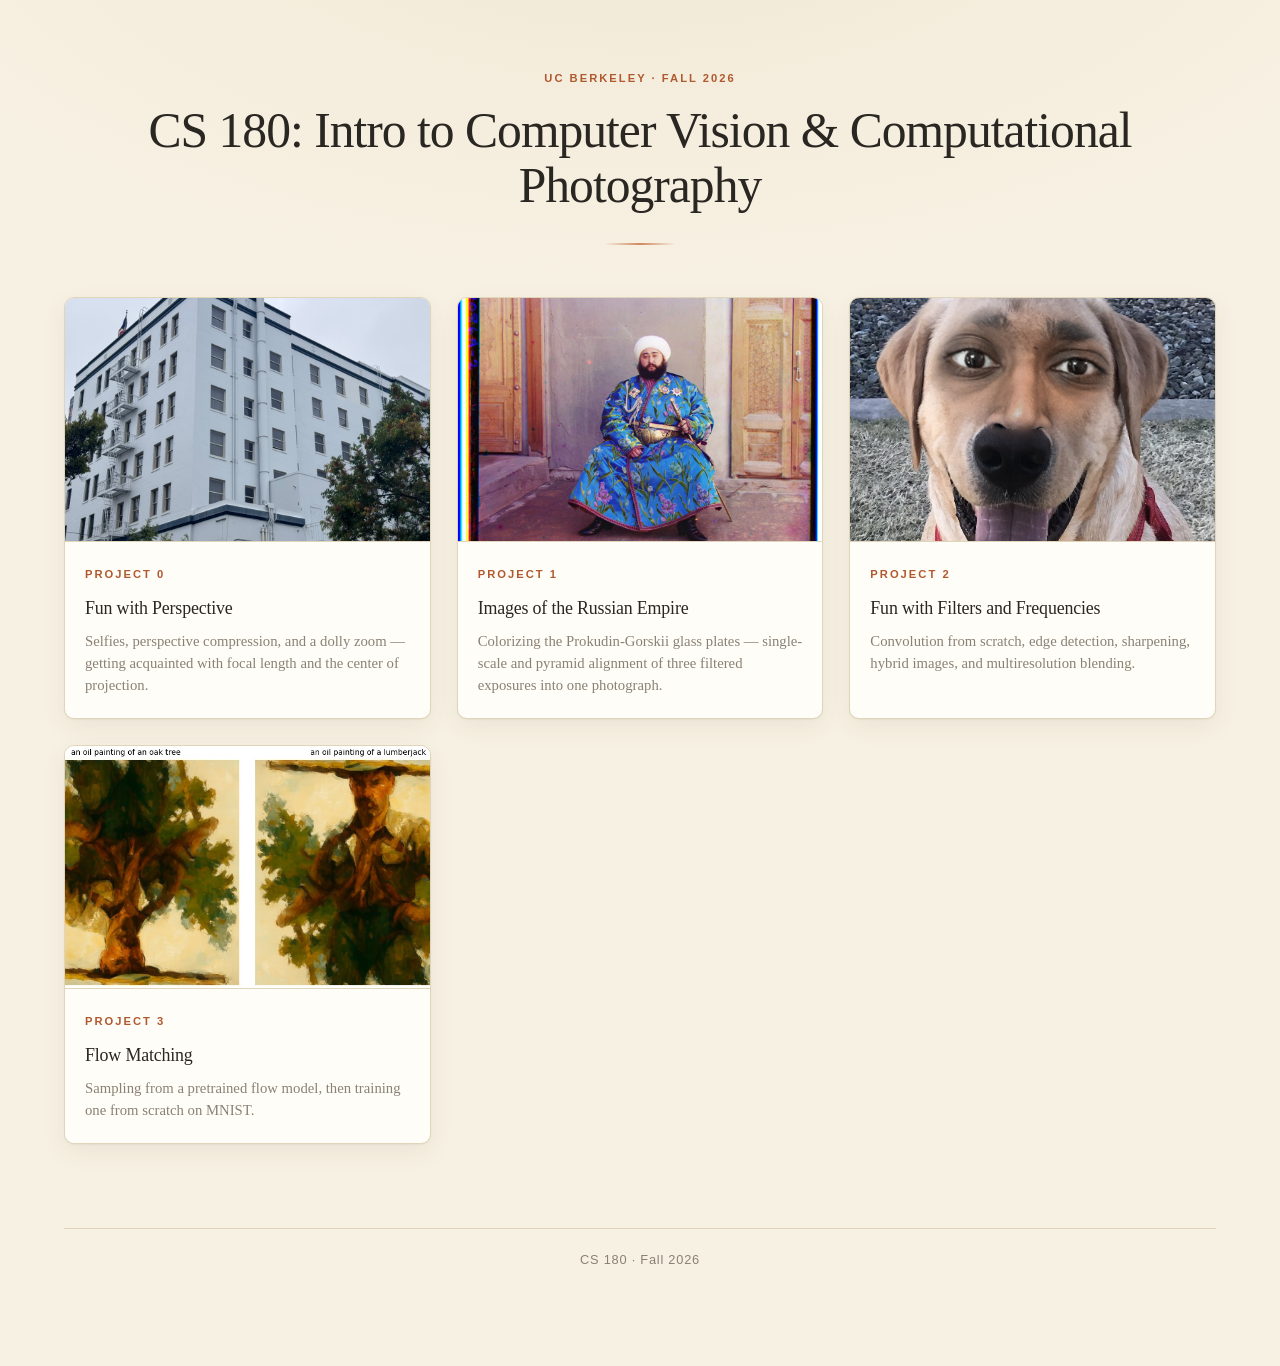
<file: index.html>
<!DOCTYPE html>
<html lang="en">
<head>
<meta charset="utf-8">
<meta name="viewport" content="width=device-width, initial-scale=1">
<title>CS 180 — Aaditya Agnihotri</title>
<link rel="stylesheet" href="style.css">
</head>
<body>
<div class="wrap">

  <header class="page-head">
    <span class="eyebrow">UC Berkeley &middot; Fall 2026</span>
    <h1>CS 180: Intro to Computer Vision &amp; Computational Photography</h1>
  </header>

  <div class="grid">

    <a class="card" href="proj0/index.html">
      <div class="card-thumb"><img src="proj0/assets/part2/flat.jpeg" alt=""></div>
      <div class="card-body">
        <span class="eyebrow">Project 0</span>
        <h3>Fun with Perspective</h3>
        <p>Selfies, perspective compression, and a dolly zoom &mdash; getting acquainted with focal length and the center of projection.</p>
      </div>
    </a>

    <a class="card" href="proj1/index.html">
      <div class="card-thumb"><img src="proj1/assets/emir.jpg" alt=""></div>
      <div class="card-body">
        <span class="eyebrow">Project 1</span>
        <h3>Images of the Russian Empire</h3>
        <p>Colorizing the Prokudin-Gorskii glass plates &mdash; single-scale and pyramid alignment of three filtered exposures into one photograph.</p>
      </div>
    </a>


    <a class="card" href="proj2/index.html">
      <div class="card-thumb"><img src="proj2/assets/p24_dog_me/blend.png" alt=""></div>
      <div class="card-body">
        <span class="eyebrow">Project 2</span>
        <h3>Fun with Filters and Frequencies</h3>
        <p>Convolution from scratch, edge detection, sharpening, hybrid images, and multiresolution blending.</p>
      </div>
    </a>


    <a class="card" href="proj3/index.html">
      <div class="card-thumb"><img src="proj3/assets/parta/anagram_views_0.jpg" alt=""></div>
      <div class="card-body">
        <span class="eyebrow">Project 3</span>
        <h3>Flow Matching</h3>
        <p>Sampling from a pretrained flow model, then training one from scratch on MNIST.</p>
      </div>
    </a>

  </div>

  <footer>CS 180 &middot; Fall 2026</footer>

</div>
</body>
</html>
</file>
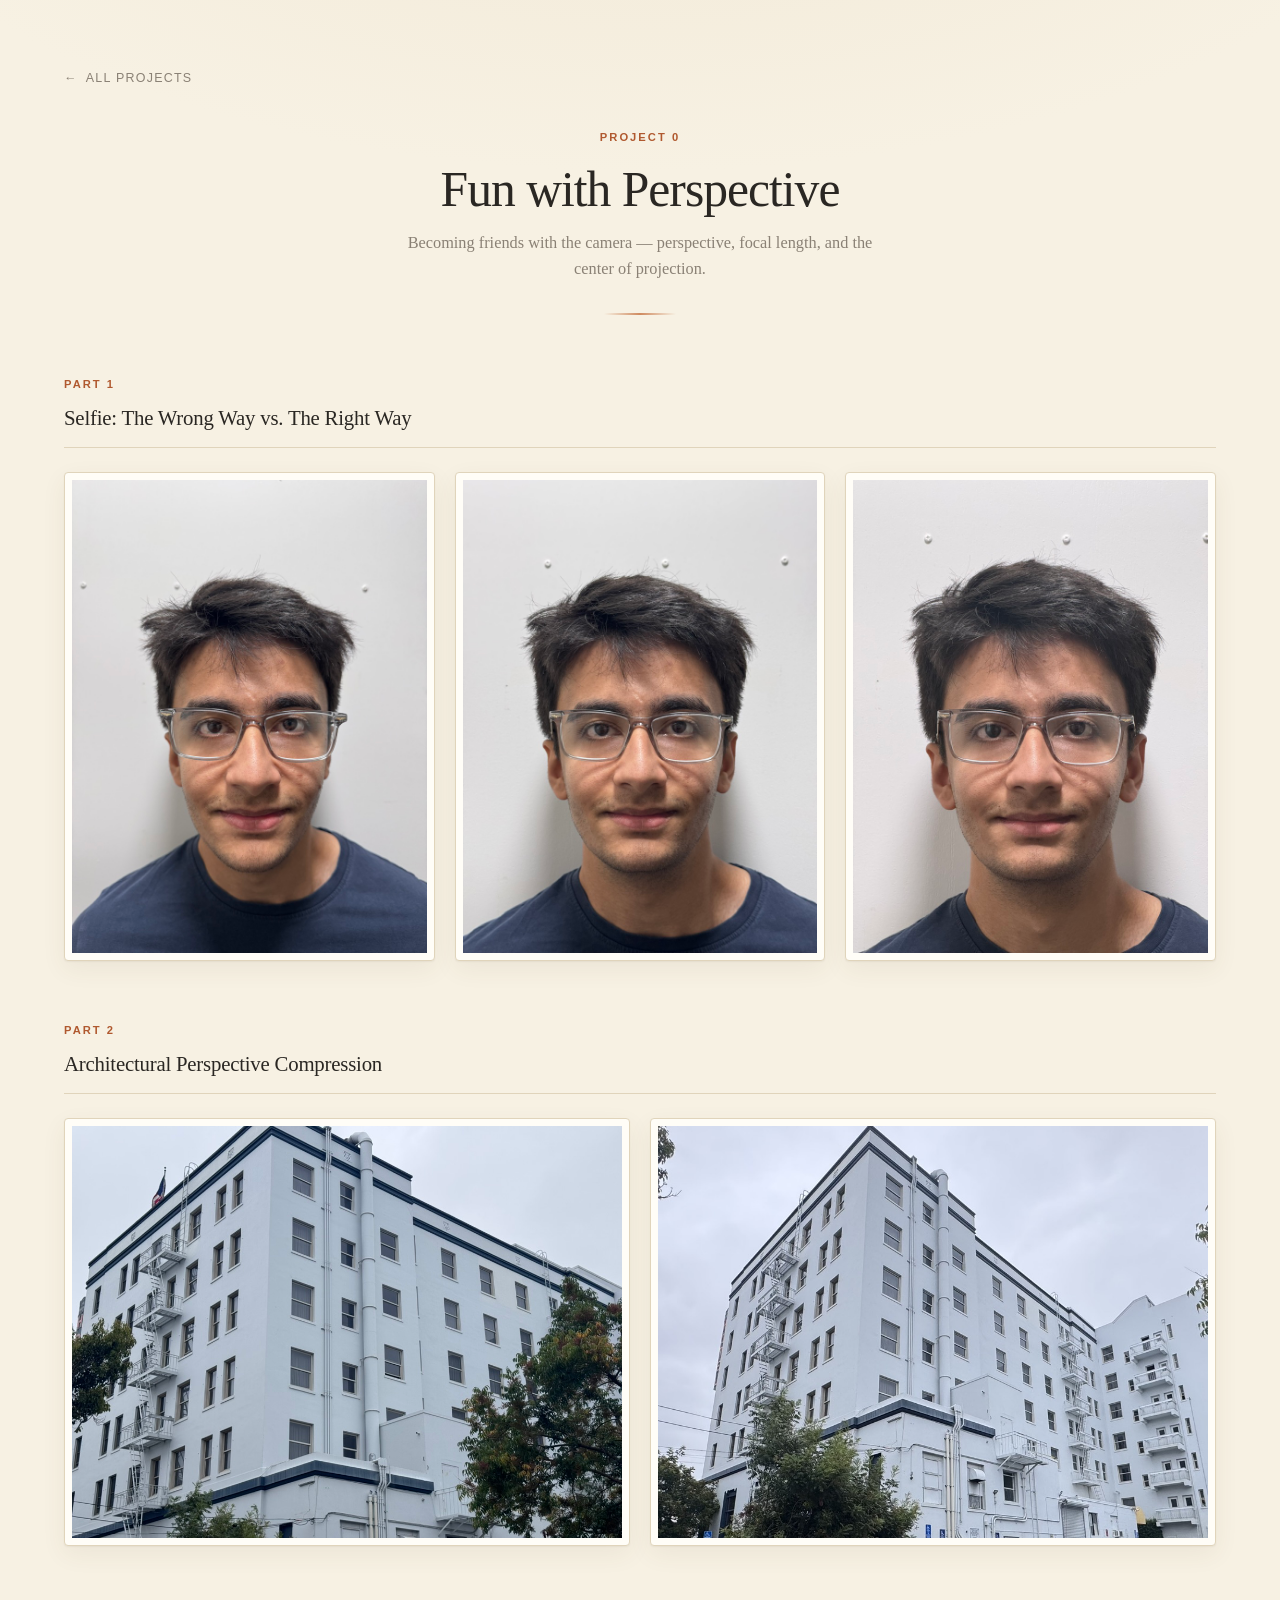
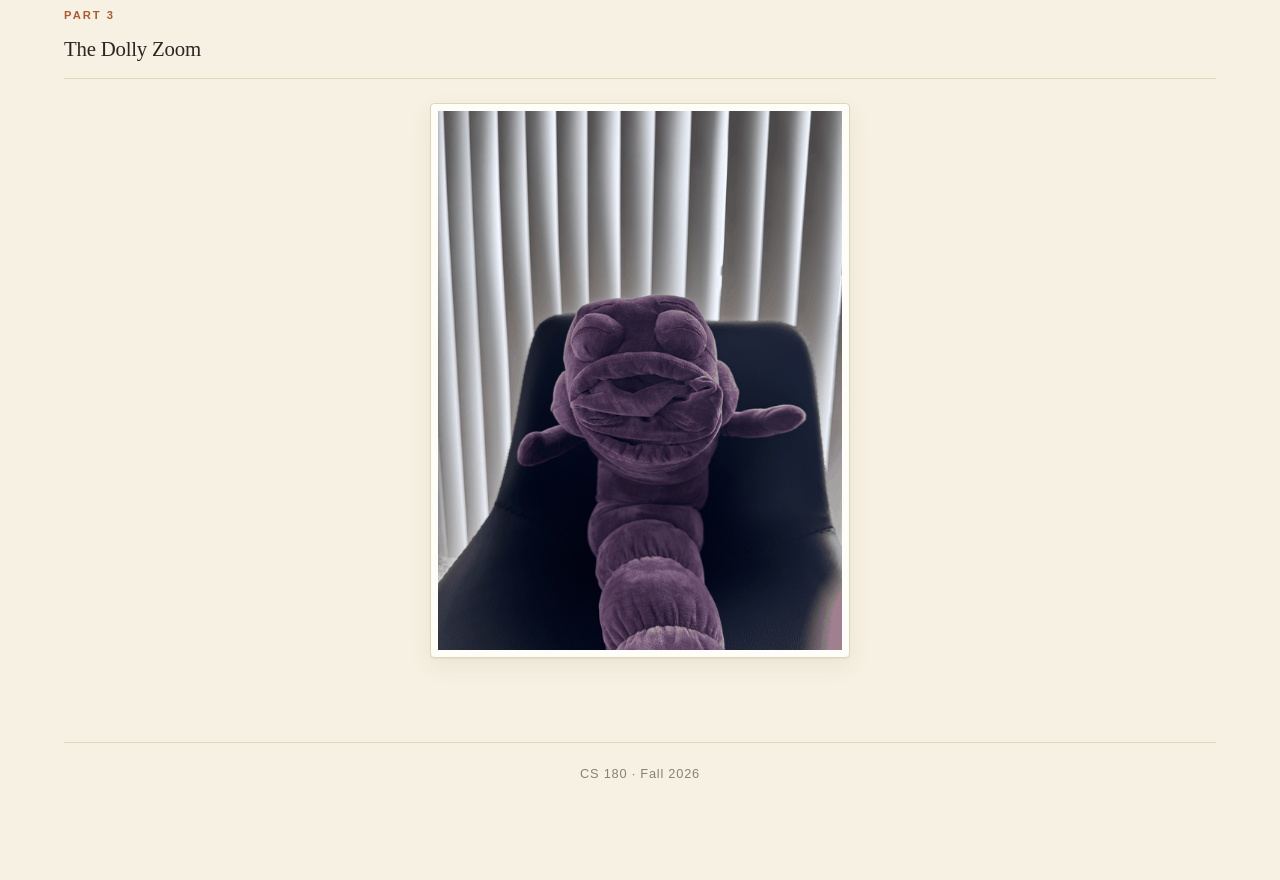
<file: proj0/index.html>
<!DOCTYPE html>
<html lang="en">
<head>
<meta charset="utf-8">
<meta name="viewport" content="width=device-width, initial-scale=1">
<title>Project 0: Fun with Perspective — CS 180</title>
<link rel="stylesheet" href="../style.css">
</head>
<body>
<div class="wrap">

  <a class="back" href="../index.html">All projects</a>

  <header class="page-head">
    <span class="eyebrow">Project 0</span>
    <h1>Fun with Perspective</h1>
    <p class="tagline">Becoming friends with the camera &mdash; perspective, focal length, and the center of projection.</p>
  </header>

  <section>
    <h2><span class="eyebrow">Part 1</span>Selfie: The Wrong Way vs. The Right Way</h2>
    <div class="row">
      <img src="assets/part1/1.jpeg" style="--ar:.75" alt="Portrait 1">
      <img src="assets/part1/2.jpeg" style="--ar:.75" alt="Portrait 2">
      <img src="assets/part1/3.jpeg" style="--ar:.75" alt="Portrait 3">
    </div>
  </section>

  <section>
    <h2><span class="eyebrow">Part 2</span>Architectural Perspective Compression</h2>
    <div class="row">
      <img src="assets/part2/flat.jpeg" style="--ar:1.3333" alt="Zoomed in from far away">
      <img src="assets/part2/perspective_cropped.jpeg" style="--ar:1.3343" alt="Walked up close">
    </div>
  </section>

  <section>
    <h2><span class="eyebrow">Part 3</span>The Dolly Zoom</h2>
    <div class="solo">
      <img src="assets/part3/dollyzoom.gif" alt="Dolly zoom animation">
    </div>
  </section>

  <footer>CS 180 &middot; Fall 2026</footer>

</div>
</body>
</html>
</file>
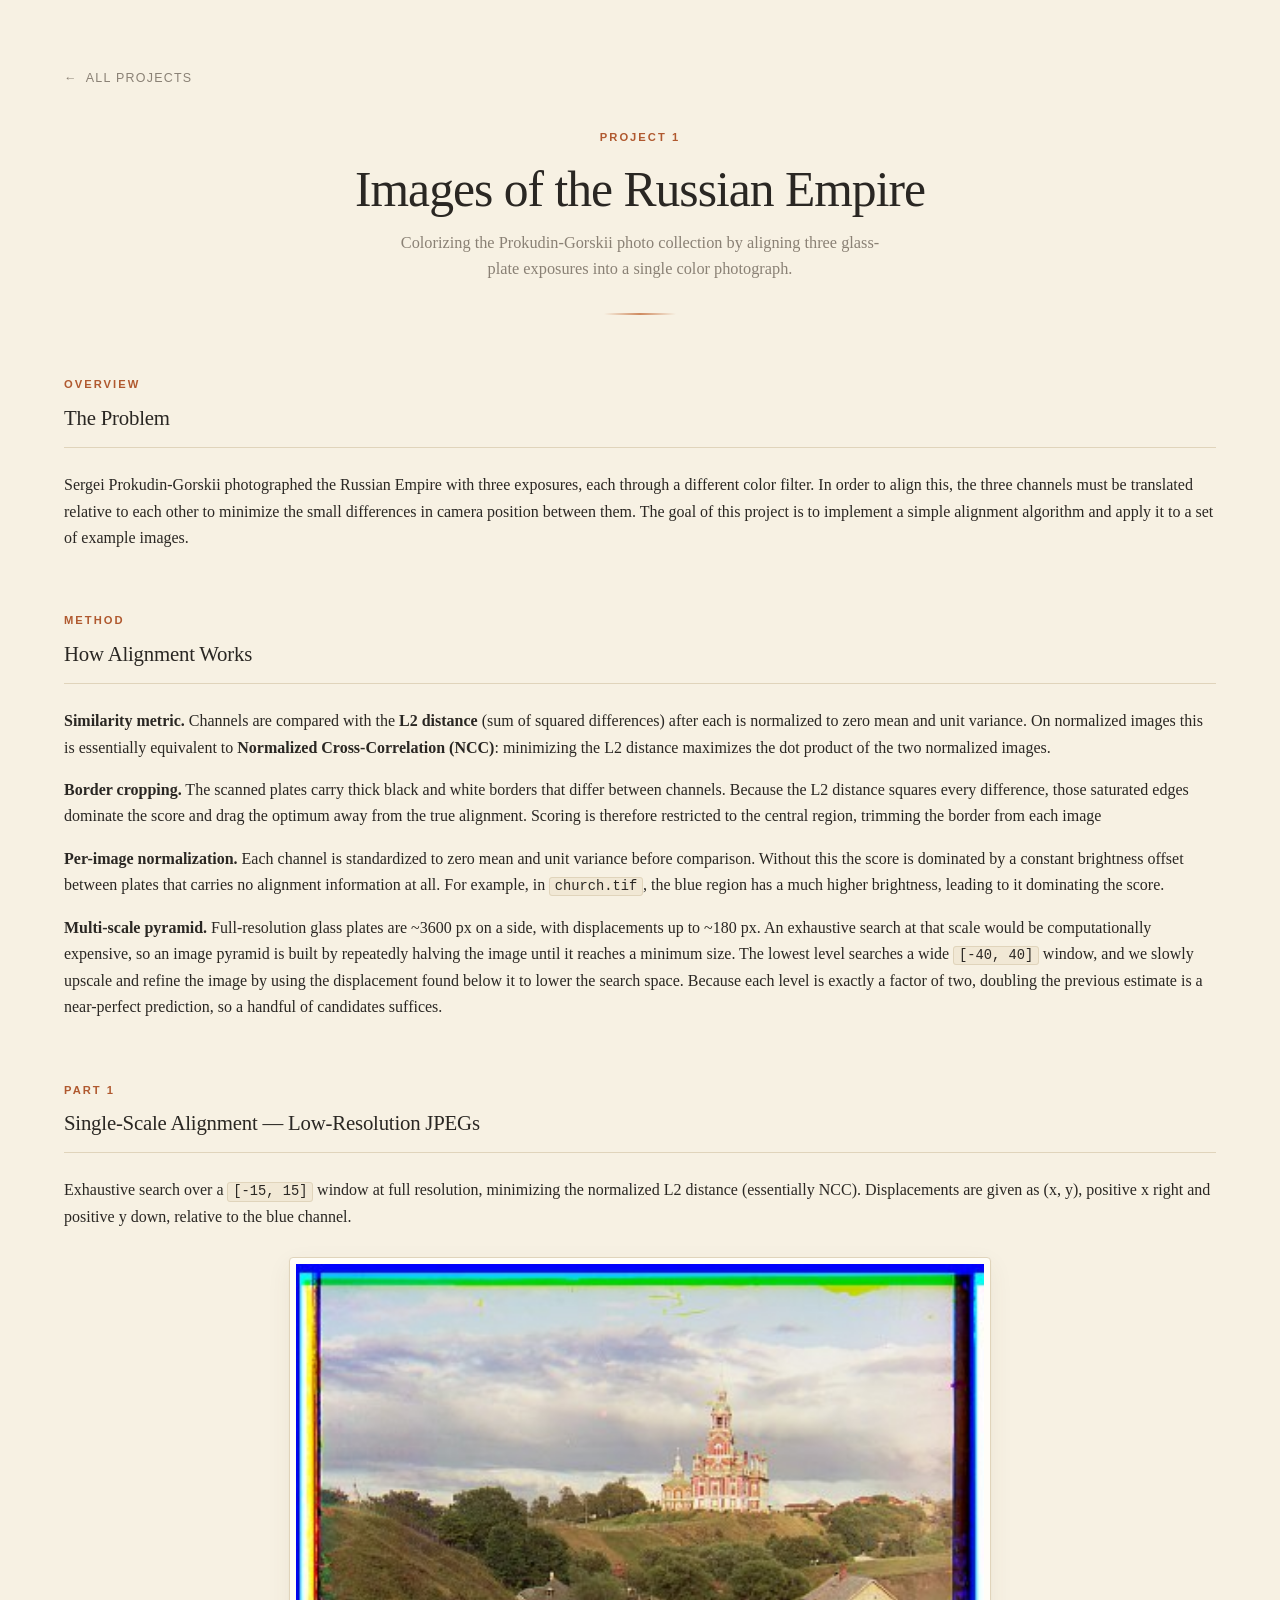
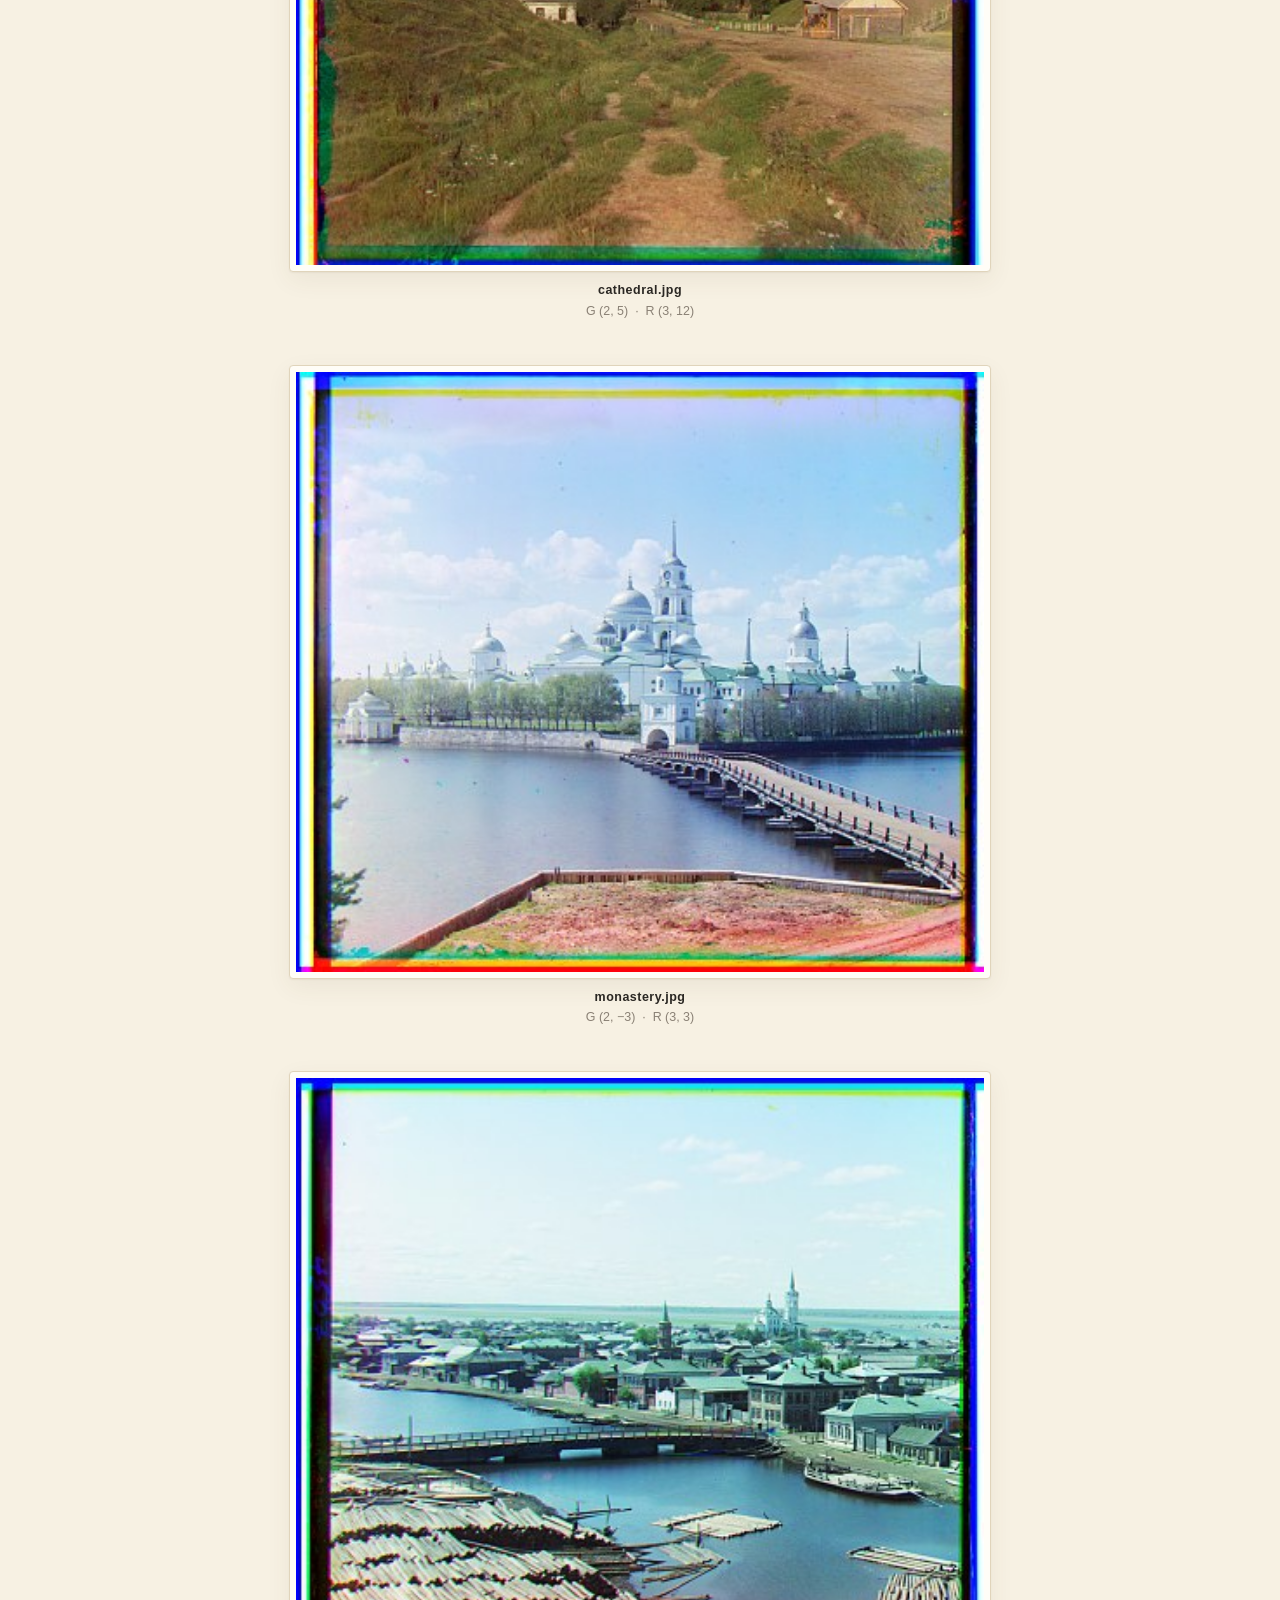
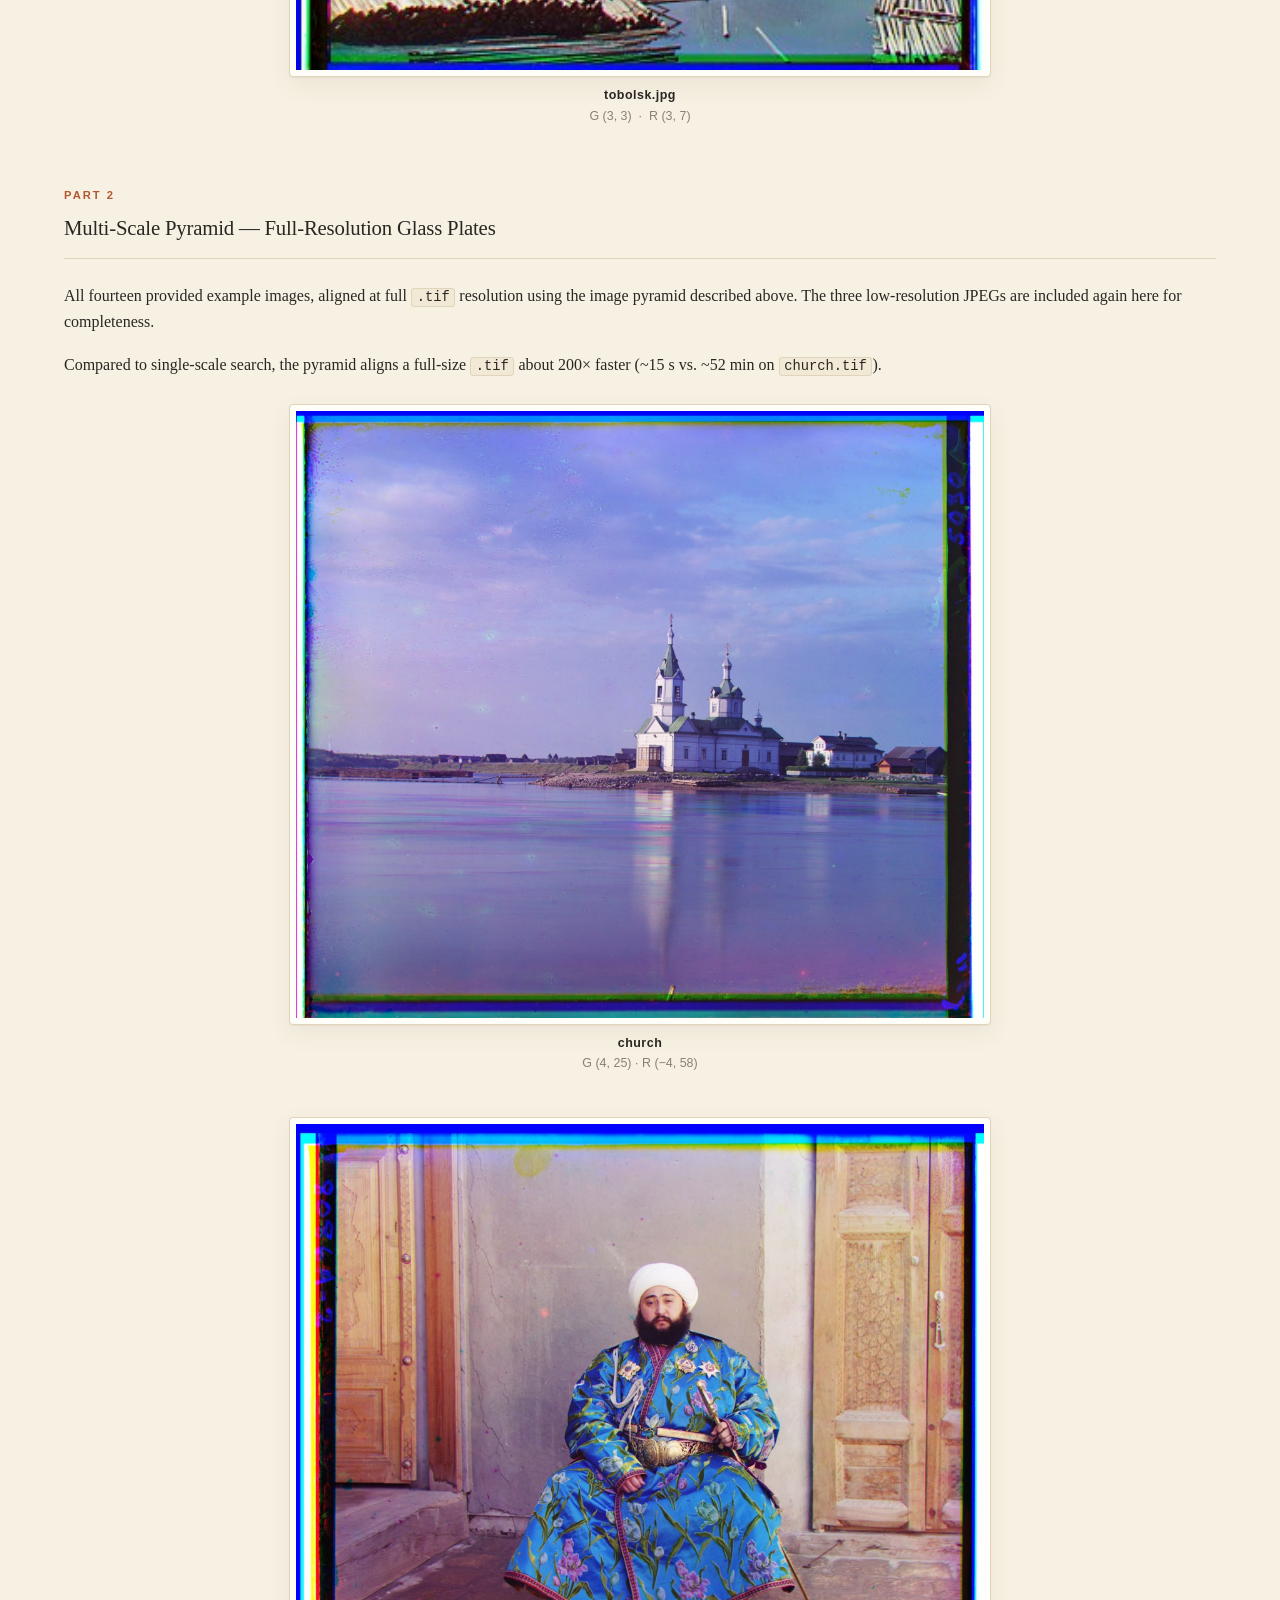
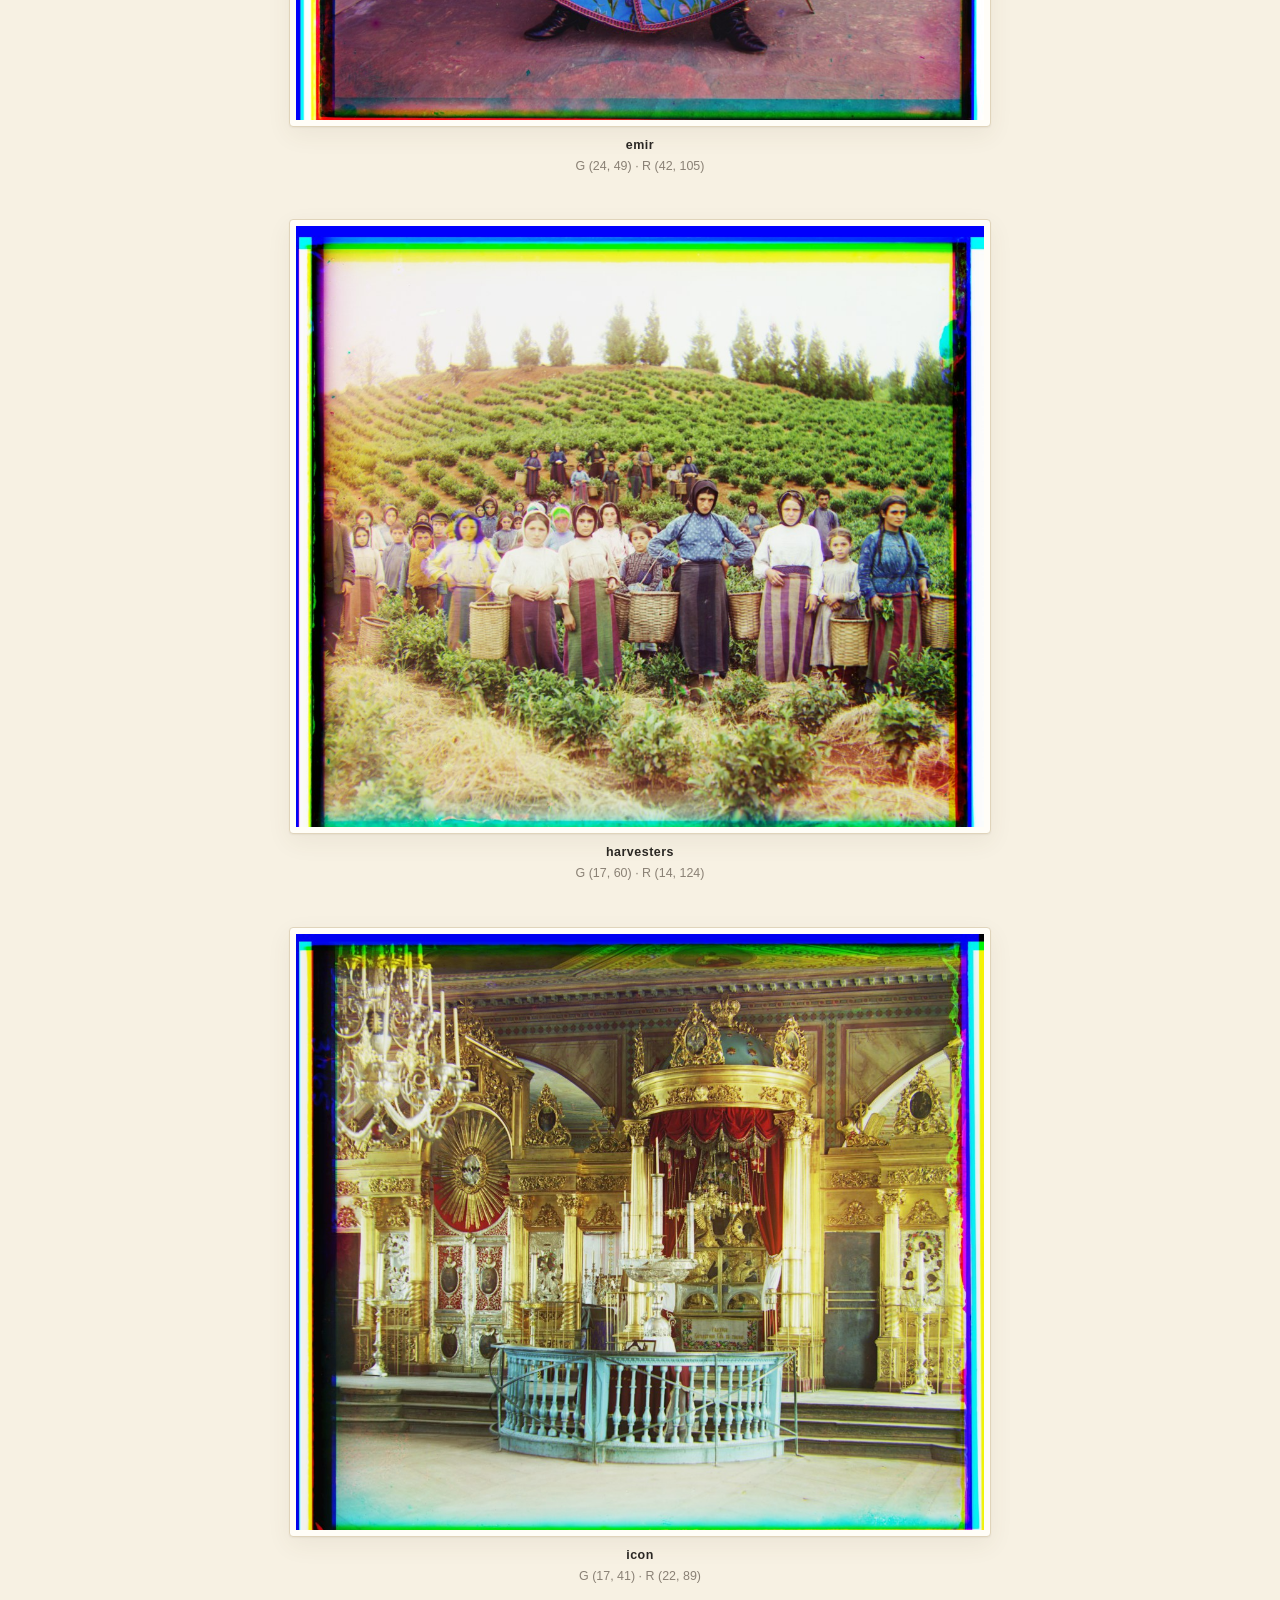
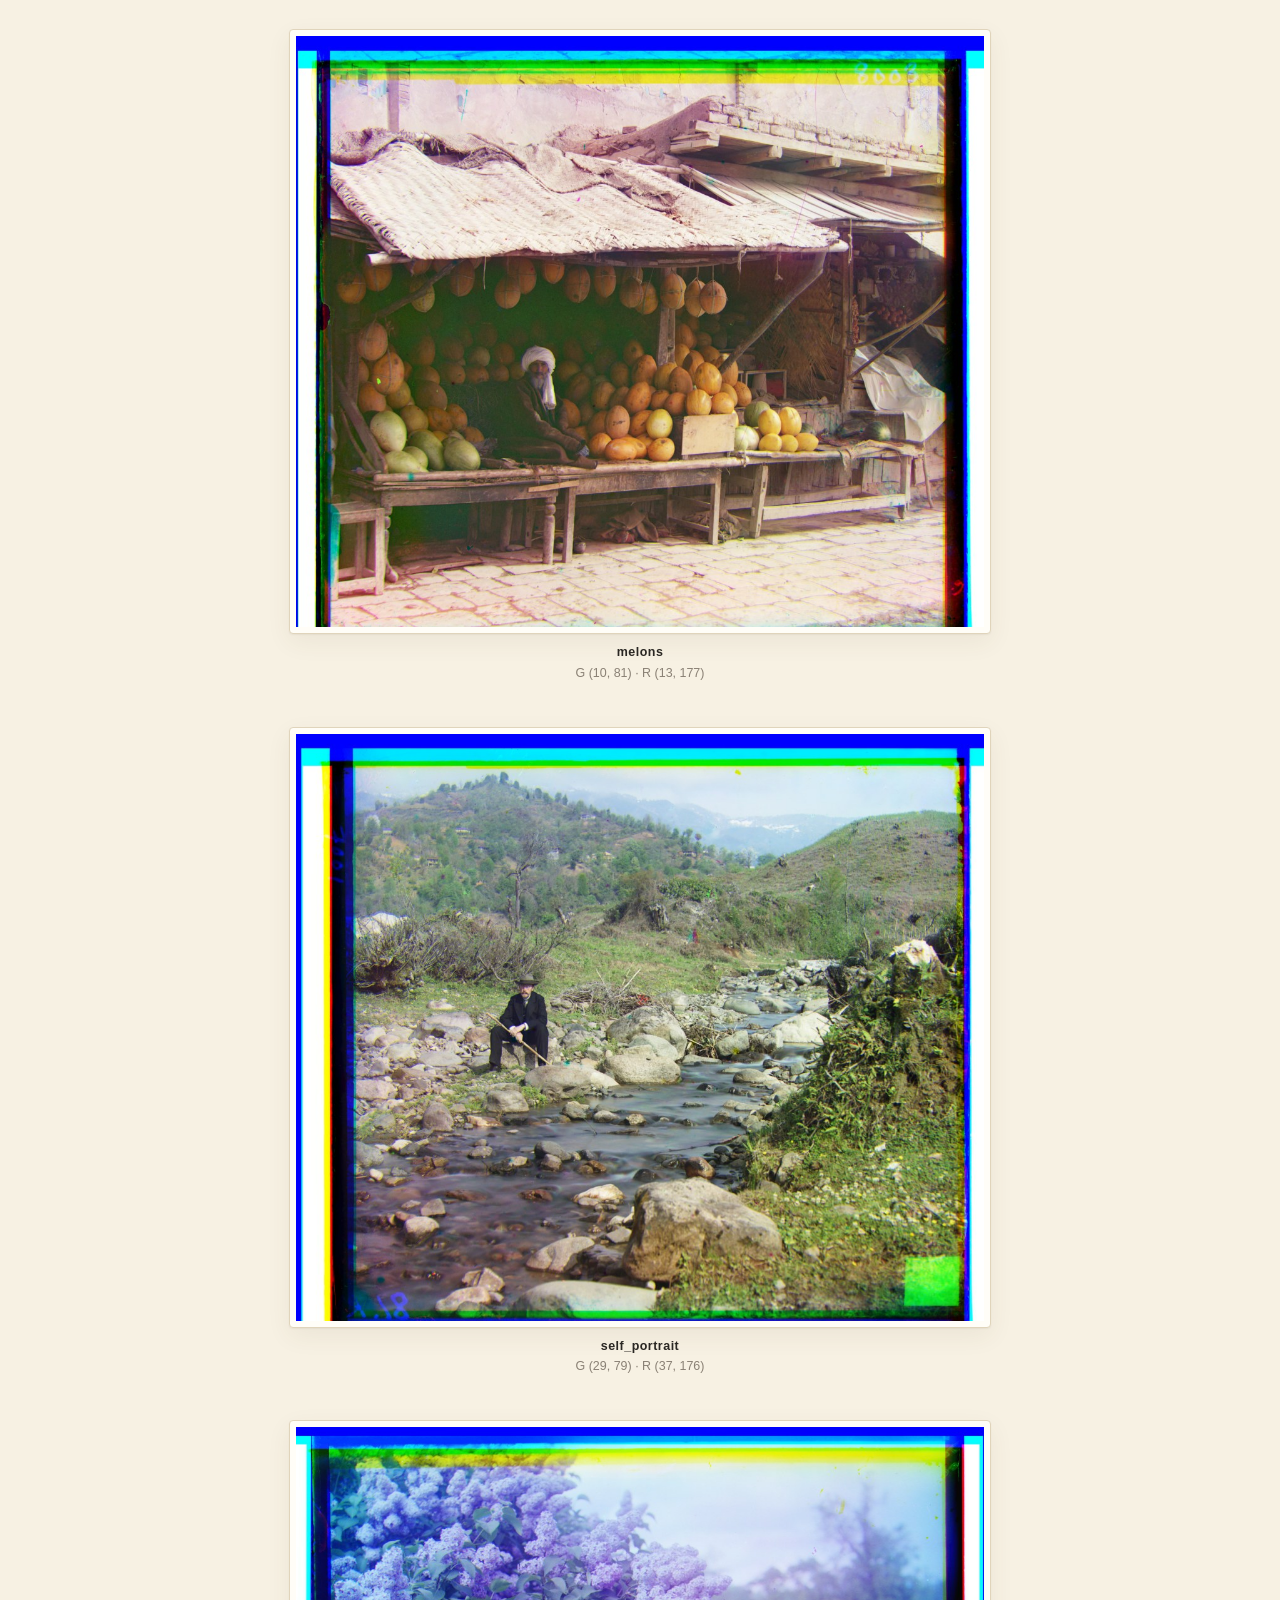
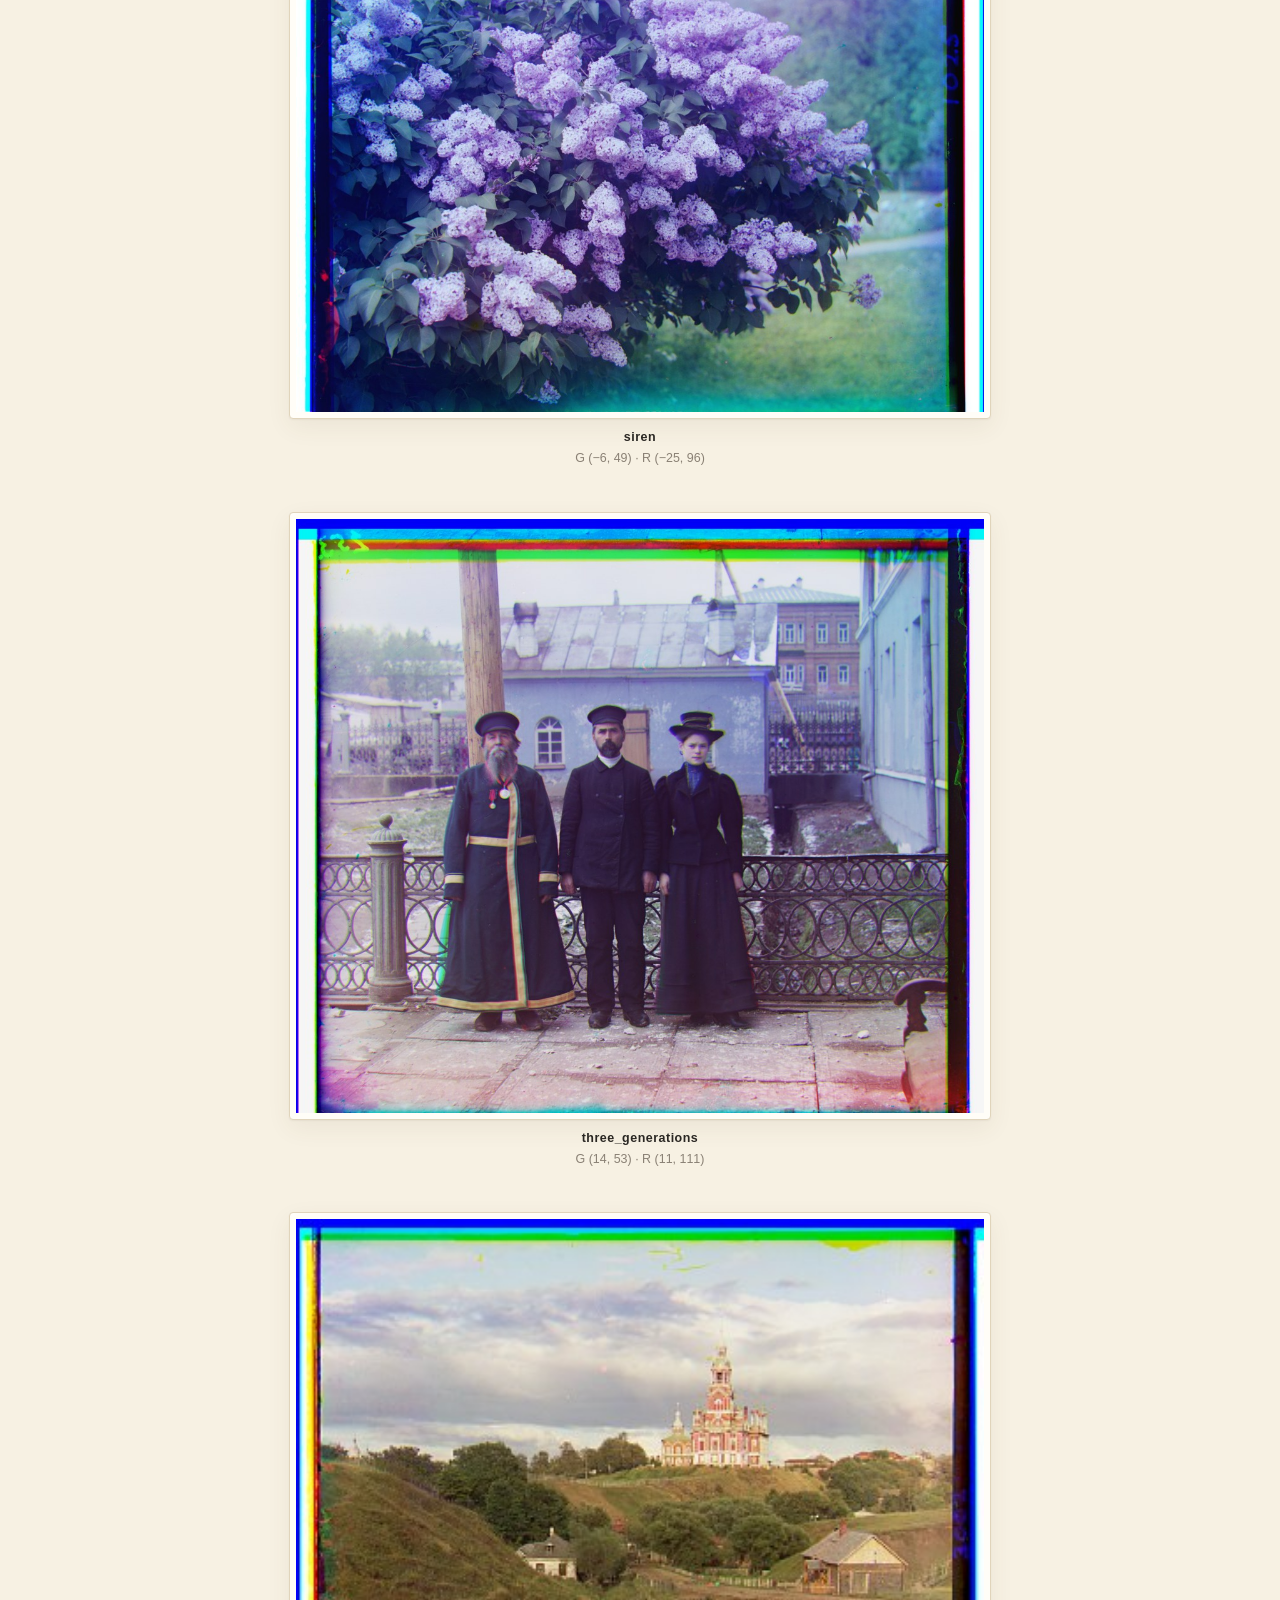
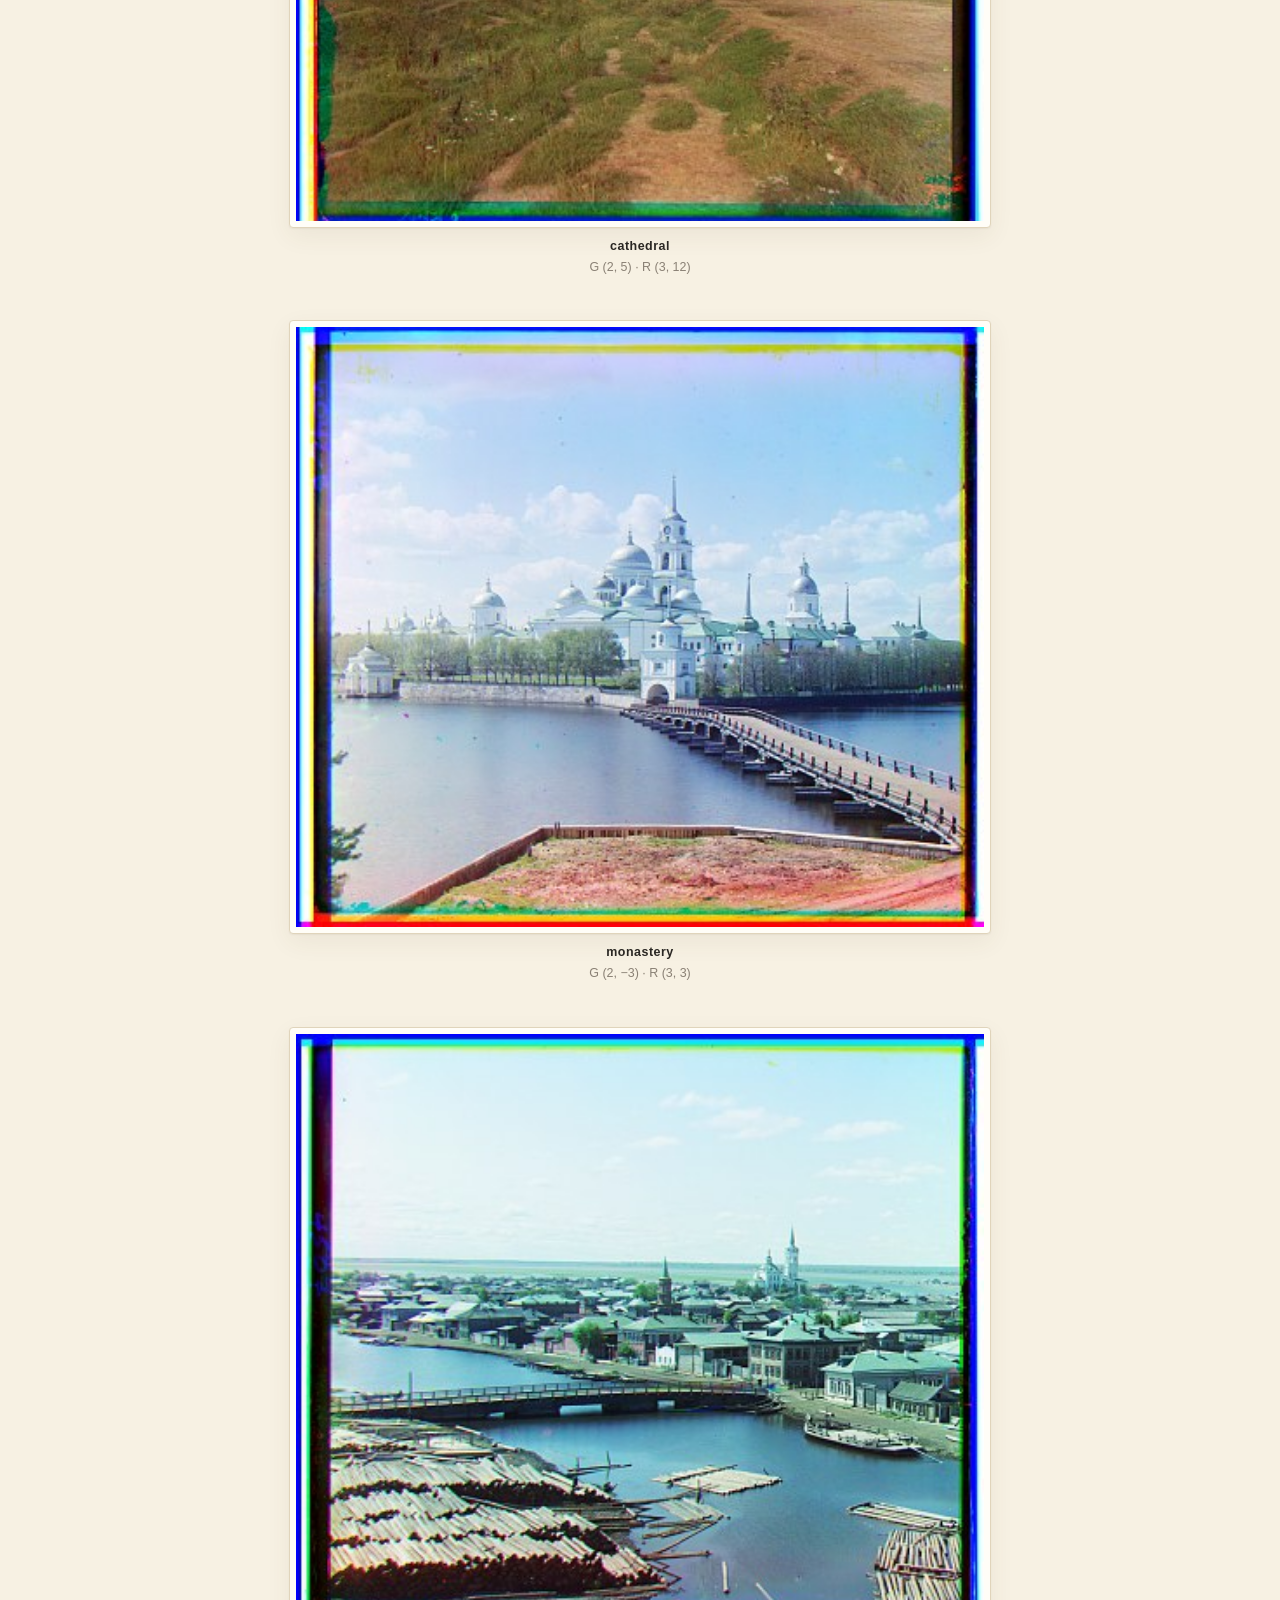
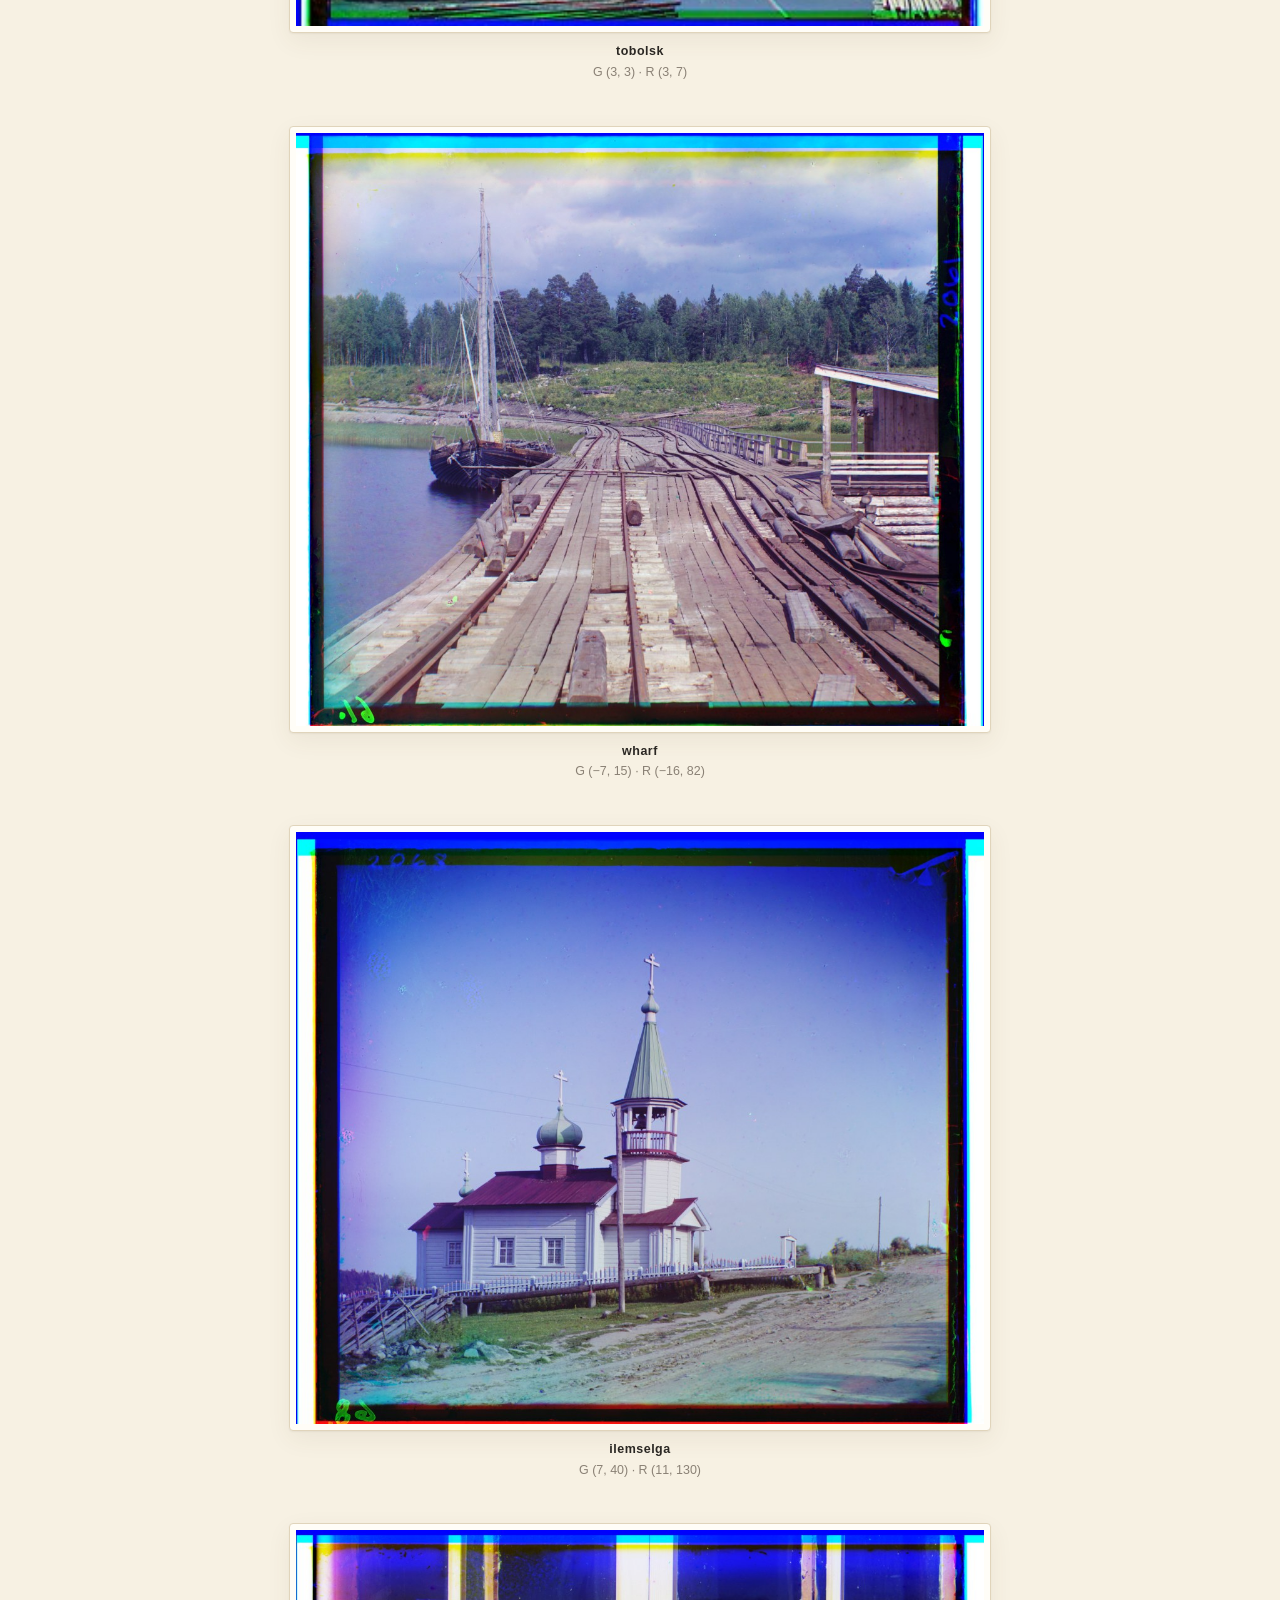
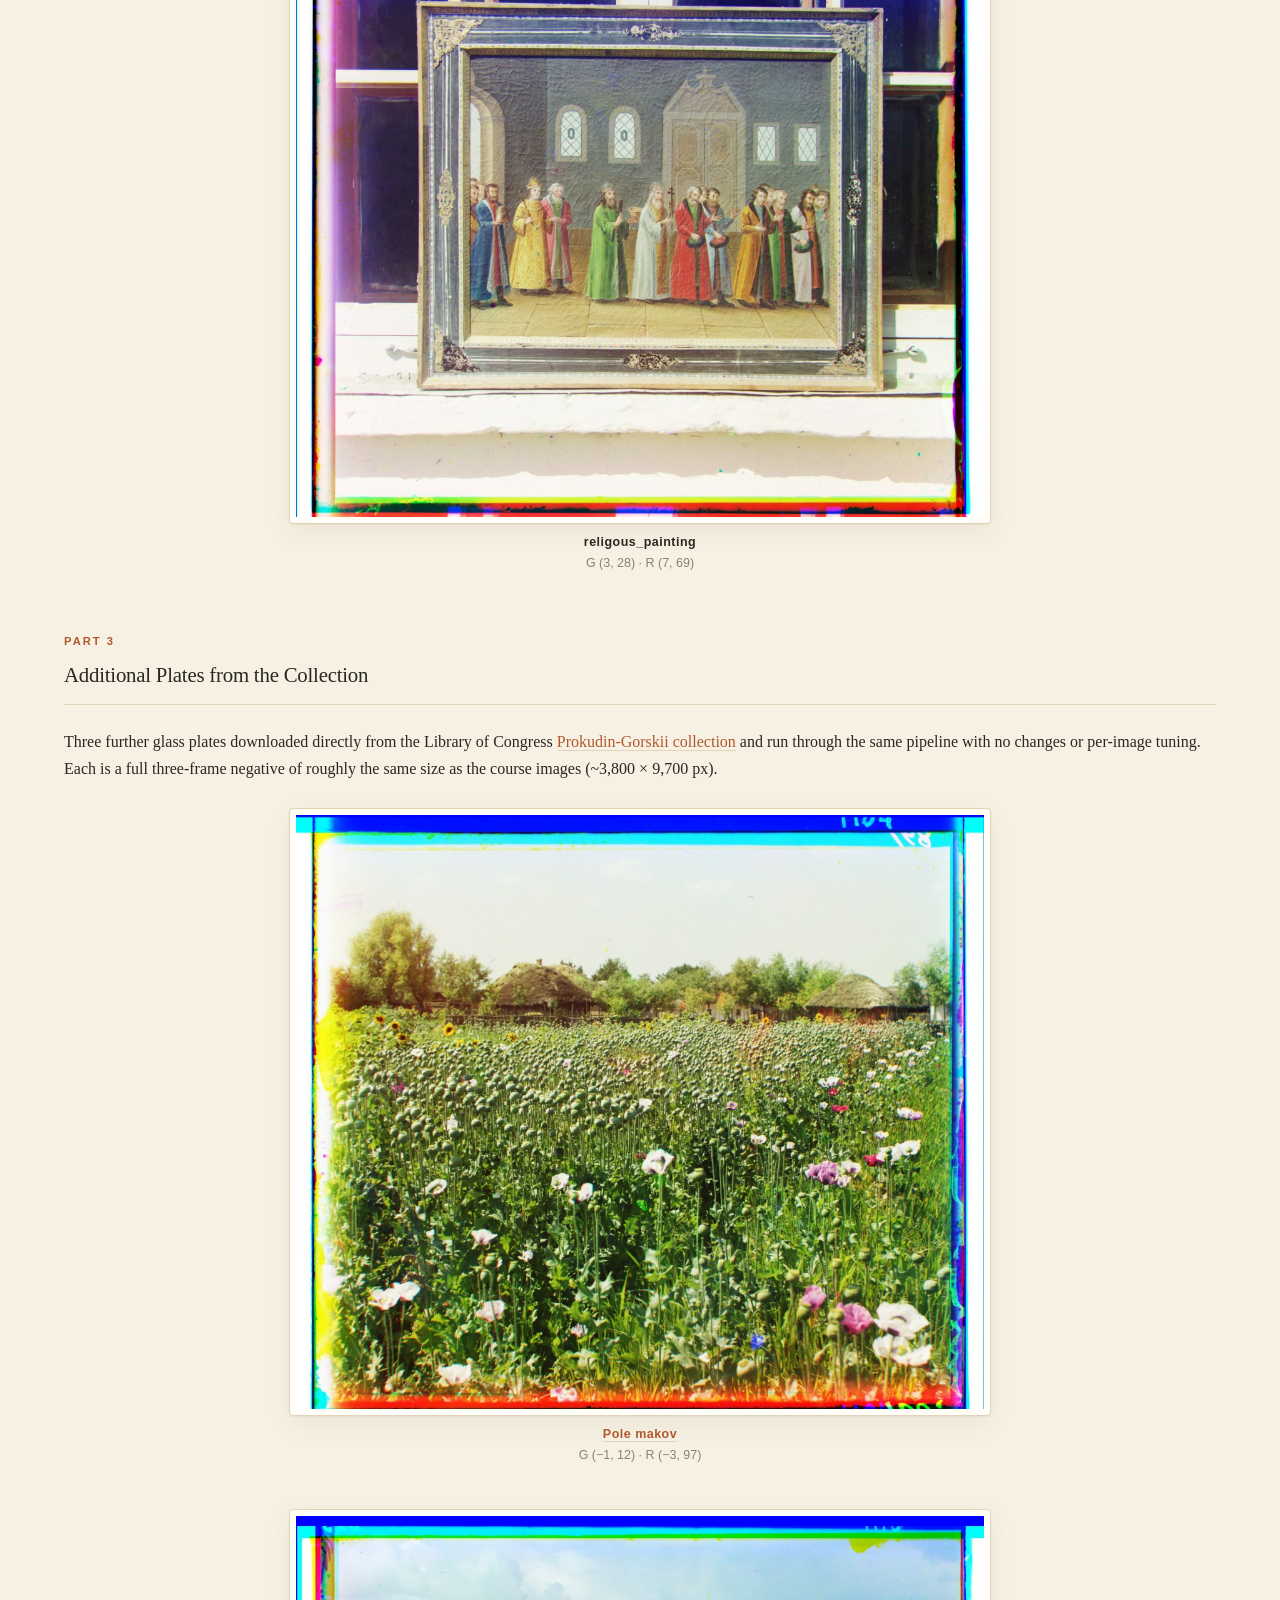
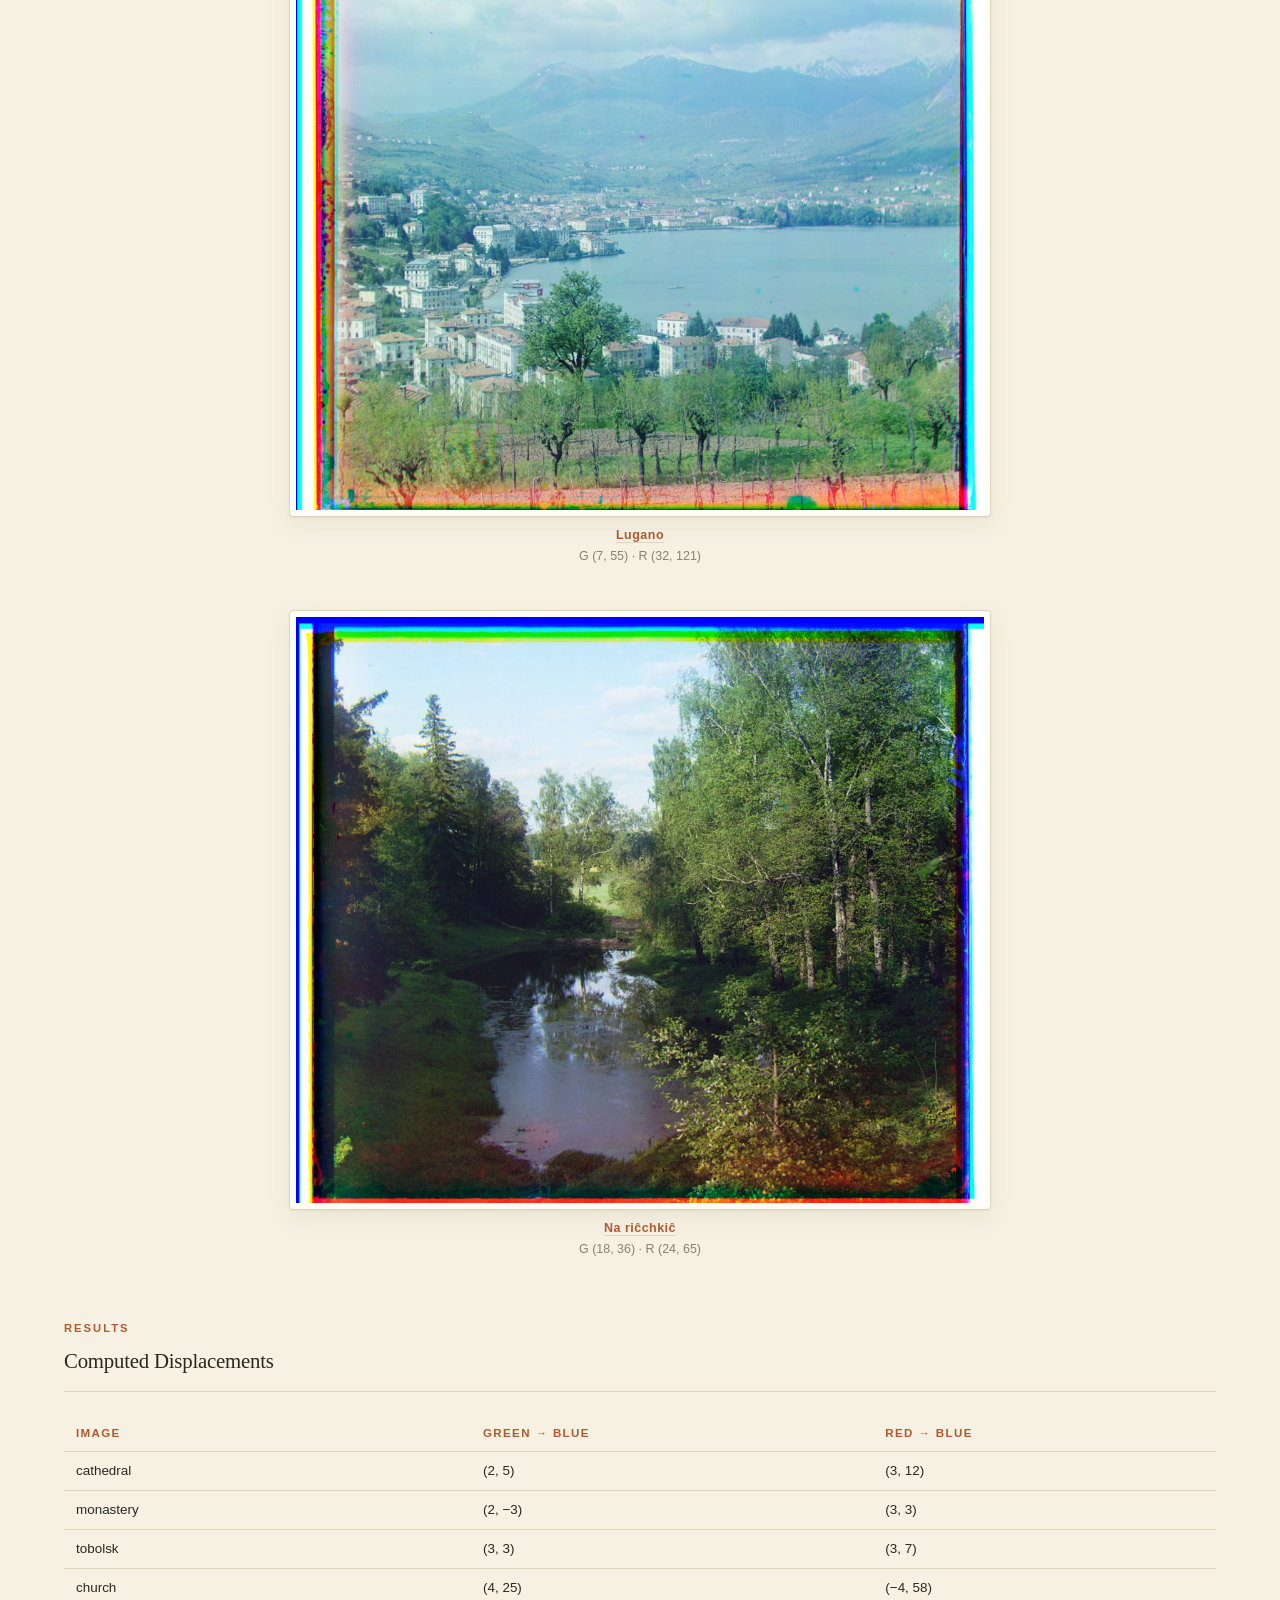
<file: proj1/index.html>
<!DOCTYPE html>
<html lang="en">
<head>
<meta charset="utf-8">
<meta name="viewport" content="width=device-width, initial-scale=1">
<title>Project 1: Images of the Russian Empire — CS 180</title>
<link rel="stylesheet" href="../style.css">
<style>
  /* ── proj1 additions, built on the shared palette ──────────────── */
  .prose { max-width: none; }
  .prose p { margin: 0 0 16px; }
  .prose p:last-child { margin-bottom: 0; }
  .prose code {
    font-family: ui-monospace, "SF Mono", Menlo, monospace;
    font-size: .86em;
    background: var(--bg-alt);
    border: 1px solid var(--rule);
    border-radius: 3px;
    padding: .08em .34em;
  }

  .figs {
    display: grid;
    grid-template-columns: repeat(auto-fill, minmax(250px, 1fr));
    gap: 26px 22px;
  }
  .figs.two { grid-template-columns: repeat(auto-fit, minmax(300px, 1fr)); }
  .figs.large { grid-template-columns: 1fr; gap: 44px; }
  .figs.large figure { width: min(100%, 78vh); margin: 0 auto; }
  .figs figure { margin: 0; }
  .figs img {
    width: 100%;
    height: auto;
    display: block;
    background: var(--card);
    padding: 6px;
    border: 1px solid var(--rule);
    border-radius: 4px;
    box-shadow: var(--shadow);
    transition: transform .22s ease, box-shadow .22s ease;
  }
  .figs img:hover { transform: translateY(-3px); box-shadow: var(--shadow-lift); }
  figcaption {
    font-family: var(--sans);
    font-size: .78rem;
    line-height: 1.5;
    color: var(--muted);
    margin-top: 9px;
    text-align: center;
  }
  figcaption b {
    display: block;
    font-weight: 600;
    letter-spacing: .04em;
    color: var(--fg);
    margin-bottom: 2px;
  }
  figcaption .d { white-space: nowrap; }

  table.offsets {
    width: 100%;
    border-collapse: collapse;
    font-family: var(--sans);
    font-size: .84rem;
  }
  table.offsets th, table.offsets td {
    text-align: left;
    padding: 8px 12px;
    border-bottom: 1px solid var(--rule);
  }
  table.offsets th {
    font-weight: 600;
    font-size: .72rem;
    letter-spacing: .12em;
    text-transform: uppercase;
    color: var(--accent);
  }
  table.offsets td.num { font-variant-numeric: tabular-nums; white-space: nowrap; }
  table.offsets tr.sep td { border-top: 2px solid var(--rule); }
  table.offsets em { color: var(--muted); font-style: normal; font-size: .9em; }
  figcaption a, .prose a { color: var(--accent); text-decoration: none; border-bottom: 1px solid var(--rule); }
  figcaption a:hover, .prose a:hover { border-bottom-color: var(--accent); }
  table.offsets caption {
    caption-side: bottom;
    text-align: left;
    padding-top: 12px;
    color: var(--muted);
    font-size: .78rem;
  }

  .callout {
    border-left: 3px solid var(--accent-soft);
    background: var(--bg-alt);
    border-radius: 0 6px 6px 0;
    padding: 16px 20px;
    margin: 24px 0 0;
  }
  .callout p { margin: 0 0 12px; }
  .callout p:last-child { margin-bottom: 0; }

  .note {
    font-family: var(--sans);
    font-size: .8rem;
    color: var(--muted);
    margin: 14px 0 0;
  }
  .note code { font-size: .92em; }

  h3.sub {
    font-family: var(--sans);
    font-size: .78rem;
    font-weight: 600;
    letter-spacing: .12em;
    text-transform: uppercase;
    color: var(--accent);
    margin: 40px 0 18px;
  }
</style>
</head>
<body>
<div class="wrap">

  <a class="back" href="../index.html">All projects</a>

  <header class="page-head">
    <span class="eyebrow">Project 1</span>
    <h1>Images of the Russian&nbsp;Empire</h1>
    <p class="tagline">Colorizing the Prokudin-Gorskii photo collection by aligning three glass-plate exposures into a single color photograph.</p>
  </header>

  <!-- ────────────────────────────────────────────────────────── -->
  <section>
    <h2><span class="eyebrow">Overview</span>The Problem</h2>
    <div class="prose">
      <p>Sergei Prokudin-Gorskii photographed the Russian Empire with three exposures, each through a different color filter. In order to align this, the three channels must be translated relative to each other to minimize the small differences in camera position between them. The goal of this project is to implement a simple alignment algorithm and apply it to a set of example images.</p>
    </div>
  </section>

  <!-- ────────────────────────────────────────────────────────── -->
  <section>
    <h2><span class="eyebrow">Method</span>How Alignment Works</h2>
    <div class="prose">
      <p><b>Similarity metric.</b> Channels are compared with the <b>L2 distance</b> (sum of squared differences) after each is normalized to zero mean and unit variance. On normalized images this is essentially equivalent to <b>Normalized Cross-Correlation (NCC)</b>: minimizing the L2 distance maximizes the dot product of the two normalized images.</p>
      <p><b>Border cropping.</b> The scanned plates carry thick black and white borders that differ between channels. Because the L2 distance squares every difference, those saturated edges dominate the score and drag the optimum away from the true alignment. Scoring is therefore restricted to the central region, trimming the border from each image</p>
      <p><b>Per-image normalization.</b> Each channel is standardized to zero mean and unit variance before comparison. Without this the score is dominated by a constant brightness offset between plates that carries no alignment information at all. For example, in <code>church.tif</code>, the blue region has a much higher brightness, leading to it dominating the score.</p>
      <p><b>Multi-scale pyramid.</b> Full-resolution glass plates are ~3600&nbsp;px on a side, with displacements up to ~180&nbsp;px. An exhaustive search at that scale would be computationally expensive, so an image pyramid is built by repeatedly halving the image until it reaches a minimum size. The lowest level searches a wide <code>[-40, 40]</code> window, and we slowly upscale and refine the image by using the displacement found below it to lower the search space. Because each level is exactly a factor of two, doubling the previous estimate is a near-perfect prediction, so a handful of candidates suffices.</p>
    </div>
  </section>

  <!-- ────────────────────────────────────────────────────────── -->
  <section>
    <h2><span class="eyebrow">Part 1</span>Single-Scale Alignment &mdash; Low-Resolution JPEGs</h2>
    <div class="prose">
      <p>Exhaustive search over a <code>[-15, 15]</code> window at full resolution, minimizing the normalized L2 distance (essentially NCC). Displacements are given as <span class="d">(x, y)</span>, positive x right and positive y down, relative to the blue channel.</p>
    </div>
    <div class="figs large" style="margin-top:26px">
      <figure>
        <img src="assets/cathedral.jpg" alt="Cathedral, colorized">
        <figcaption><b>cathedral.jpg</b>
          <span class="d">G (2, 5)</span> &nbsp;&middot;&nbsp; <span class="d">R (3, 12)</span></figcaption>
      </figure>
      <figure>
        <img src="assets/monastery.jpg" alt="Monastery, colorized">
        <figcaption><b>monastery.jpg</b>
          <span class="d">G (2, &minus;3)</span> &nbsp;&middot;&nbsp; <span class="d">R (3, 3)</span></figcaption>
      </figure>
      <figure>
        <img src="assets/tobolsk.jpg" alt="Tobolsk, colorized">
        <figcaption><b>tobolsk.jpg</b>
          <span class="d">G (3, 3)</span> &nbsp;&middot;&nbsp; <span class="d">R (3, 7)</span></figcaption>
      </figure>
    </div>
  </section>

  <!-- ────────────────────────────────────────────────────────── -->
  <section>
    <h2><span class="eyebrow">Part 2</span>Multi-Scale Pyramid &mdash; Full-Resolution Glass Plates</h2>
    <div class="prose">
      <p>All fourteen provided example images, aligned at full <code>.tif</code> resolution using the image pyramid described above. The three low-resolution JPEGs are included again here for completeness.</p>
    </div>
    <p class="prose">Compared to single-scale search, the pyramid aligns a full-size <code>.tif</code> about 200&times; faster (~15&nbsp;s vs. ~52&nbsp;min on <code>church.tif</code>).</p>
    <div class="figs large" style="margin-top:26px">
      <figure><img src="assets/church.jpg" alt="Church"><figcaption><b>church</b><span class="d">G (4, 25)</span> &middot; <span class="d">R (&minus;4, 58)</span></figcaption></figure>
      <figure><img src="assets/emir.jpg" alt="Emir of Bukhara"><figcaption><b>emir</b><span class="d">G (24, 49)</span> &middot; <span class="d">R (42, 105)</span></figcaption></figure>
      <figure><img src="assets/harvesters.jpg" alt="Harvesters"><figcaption><b>harvesters</b><span class="d">G (17, 60)</span> &middot; <span class="d">R (14, 124)</span></figcaption></figure>
      <figure><img src="assets/icon.jpg" alt="Icon"><figcaption><b>icon</b><span class="d">G (17, 41)</span> &middot; <span class="d">R (22, 89)</span></figcaption></figure>
      <figure><img src="assets/melons.jpg" alt="Melons"><figcaption><b>melons</b><span class="d">G (10, 81)</span> &middot; <span class="d">R (13, 177)</span></figcaption></figure>
      <figure><img src="assets/self_portrait.jpg" alt="Self portrait"><figcaption><b>self_portrait</b><span class="d">G (29, 79)</span> &middot; <span class="d">R (37, 176)</span></figcaption></figure>
      <figure><img src="assets/siren.jpg" alt="Siren"><figcaption><b>siren</b><span class="d">G (&minus;6, 49)</span> &middot; <span class="d">R (&minus;25, 96)</span></figcaption></figure>
      <figure><img src="assets/three_generations.jpg" alt="Three generations"><figcaption><b>three_generations</b><span class="d">G (14, 53)</span> &middot; <span class="d">R (11, 111)</span></figcaption></figure>
      <figure><img src="assets/cathedral.jpg" alt="Cathedral"><figcaption><b>cathedral</b><span class="d">G (2, 5)</span> &middot; <span class="d">R (3, 12)</span></figcaption></figure>
      <figure><img src="assets/monastery.jpg" alt="Monastery"><figcaption><b>monastery</b><span class="d">G (2, &minus;3)</span> &middot; <span class="d">R (3, 3)</span></figcaption></figure>
      <figure><img src="assets/tobolsk.jpg" alt="Tobolsk"><figcaption><b>tobolsk</b><span class="d">G (3, 3)</span> &middot; <span class="d">R (3, 7)</span></figcaption></figure>
      <figure><img src="assets/wharf.jpg" alt="Wharf"><figcaption><b>wharf</b><span class="d">G (&minus;7, 15)</span> &middot; <span class="d">R (&minus;16, 82)</span></figcaption></figure>
      <figure><img src="assets/ilemselga.jpg" alt="Ilemselga"><figcaption><b>ilemselga</b><span class="d">G (7, 40)</span> &middot; <span class="d">R (11, 130)</span></figcaption></figure>
      <figure><img src="assets/religous_painting.jpg" alt="Religious painting"><figcaption><b>religous_painting</b><span class="d">G (3, 28)</span> &middot; <span class="d">R (7, 69)</span></figcaption></figure>
    </div>
  </section>

  <!-- ────────────────────────────────────────────────────────── -->
  <section>
    <h2><span class="eyebrow">Part 3</span>Additional Plates from the Collection</h2>
    <div class="prose">
      <p>Three further glass plates downloaded directly from the Library of Congress
      <a href="https://www.loc.gov/collections/prokudin-gorskii/">Prokudin-Gorskii collection</a>
      and run through the same pipeline with no changes or per-image tuning. Each is a full three-frame
      negative of roughly the same size as the course images (~3,800&nbsp;&times;&nbsp;9,700&nbsp;px).</p>
    </div>
    <div class="figs large" style="margin-top:26px">
      <figure><img src="assets/pole_makov.jpg" alt="Pole makov, a field of poppies"><figcaption><b><a href="https://www.loc.gov/item/2018679115/">Pole makov</a></b><span class="d">G (&minus;1, 12)</span> &middot; <span class="d">R (&minus;3, 97)</span></figcaption></figure>
      <figure><img src="assets/lugano.jpg" alt="Lugano, Switzerland"><figcaption><b><a href="https://www.loc.gov/item/2018679127/">Lugano</a></b><span class="d">G (7, 55)</span> &middot; <span class="d">R (32, 121)</span></figcaption></figure>
      <figure><img src="assets/na_riechkie.jpg" alt="Na riechkie, by the river"><figcaption><b><a href="https://www.loc.gov/item/2018679117/">Na ri&#265;chki&#265;</a></b><span class="d">G (18, 36)</span> &middot; <span class="d">R (24, 65)</span></figcaption></figure>
    </div>
  </section>

  <!-- ────────────────────────────────────────────────────────── -->
  <section>
    <h2><span class="eyebrow">Results</span>Computed Displacements</h2>
    <table class="offsets">
      <thead>
        <tr><th>Image</th><th>Green &rarr; Blue</th><th>Red &rarr; Blue</th></tr>
      </thead>
      <tbody>
        <tr><td>cathedral</td><td class="num">(2, 5)</td><td class="num">(3, 12)</td></tr>
        <tr><td>monastery</td><td class="num">(2, &minus;3)</td><td class="num">(3, 3)</td></tr>
        <tr><td>tobolsk</td><td class="num">(3, 3)</td><td class="num">(3, 7)</td></tr>
        <tr><td>church</td><td class="num">(4, 25)</td><td class="num">(&minus;4, 58)</td></tr>
        <tr><td>emir</td><td class="num">(24, 49)</td><td class="num">(42, 105)</td></tr>
        <tr><td>harvesters</td><td class="num">(17, 60)</td><td class="num">(14, 124)</td></tr>
        <tr><td>icon</td><td class="num">(17, 41)</td><td class="num">(22, 89)</td></tr>
        <tr><td>melons</td><td class="num">(10, 81)</td><td class="num">(13, 177)</td></tr>
        <tr><td>self_portrait</td><td class="num">(29, 79)</td><td class="num">(37, 176)</td></tr>
        <tr><td>siren</td><td class="num">(&minus;6, 49)</td><td class="num">(&minus;25, 96)</td></tr>
        <tr><td>three_generations</td><td class="num">(14, 53)</td><td class="num">(11, 111)</td></tr>
        <tr><td>wharf</td><td class="num">(&minus;7, 15)</td><td class="num">(&minus;16, 82)</td></tr>
        <tr><td>ilemselga</td><td class="num">(7, 40)</td><td class="num">(11, 130)</td></tr>
        <tr><td>religous_painting</td><td class="num">(3, 28)</td><td class="num">(7, 69)</td></tr>
        <tr class="sep"><td>Pole makov <em>(LoC)</em></td><td class="num">(&minus;1, 12)</td><td class="num">(&minus;3, 97)</td></tr>
        <tr><td>Lugano <em>(LoC)</em></td><td class="num">(7, 55)</td><td class="num">(32, 121)</td></tr>
        <tr><td>Na ri&#265;chki&#265; <em>(LoC)</em></td><td class="num">(18, 36)</td><td class="num">(24, 65)</td></tr>
      </tbody>
      <caption>Displacements are (x, y) in pixels at full resolution, positive x rightward and positive y downward, measured relative to the blue channel.</caption>
    </table>
    <p class="note">All 17 images align with no failures. The colored bands along image edges are the plates&rsquo; raw scan borders (automatic cropping was not implemented), not misalignment.</p>
  </section>

  <footer>CS 180 &middot; Fall 2026</footer>

</div>
</body>
</html>
</file>
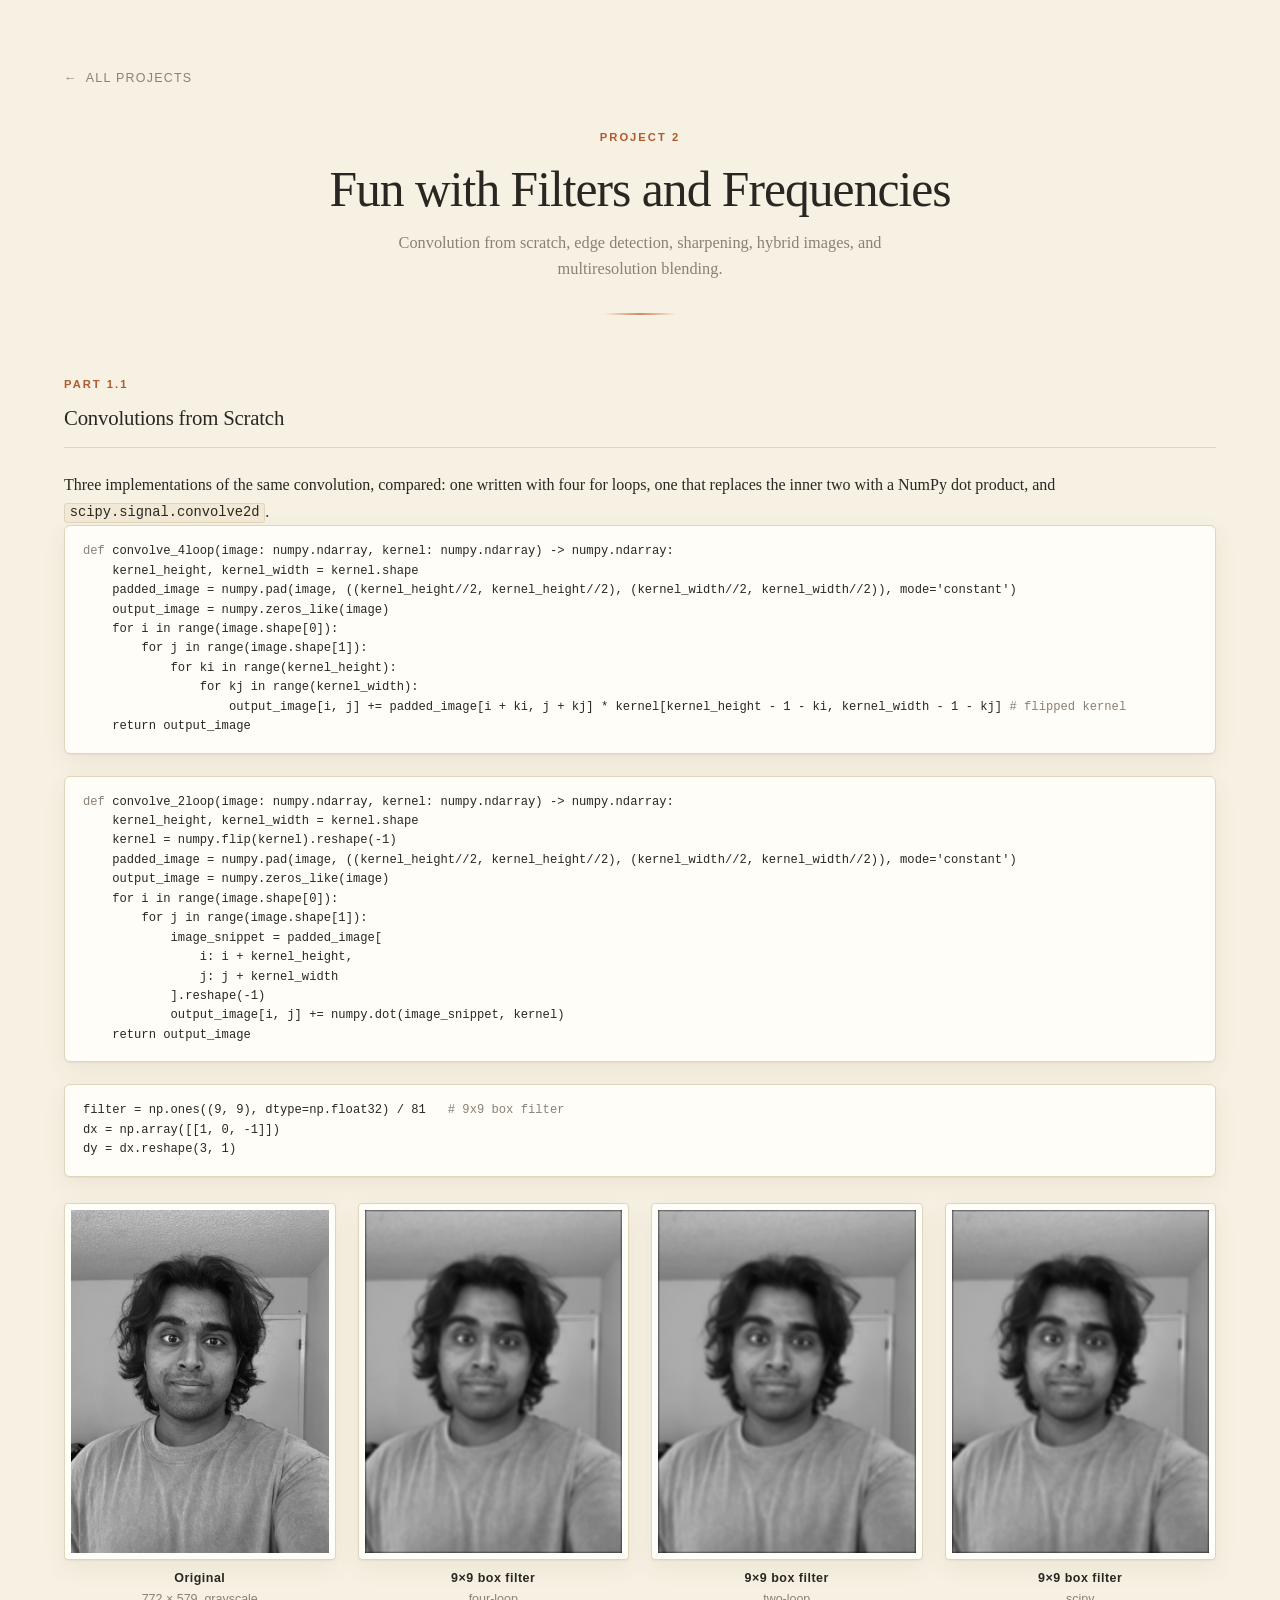
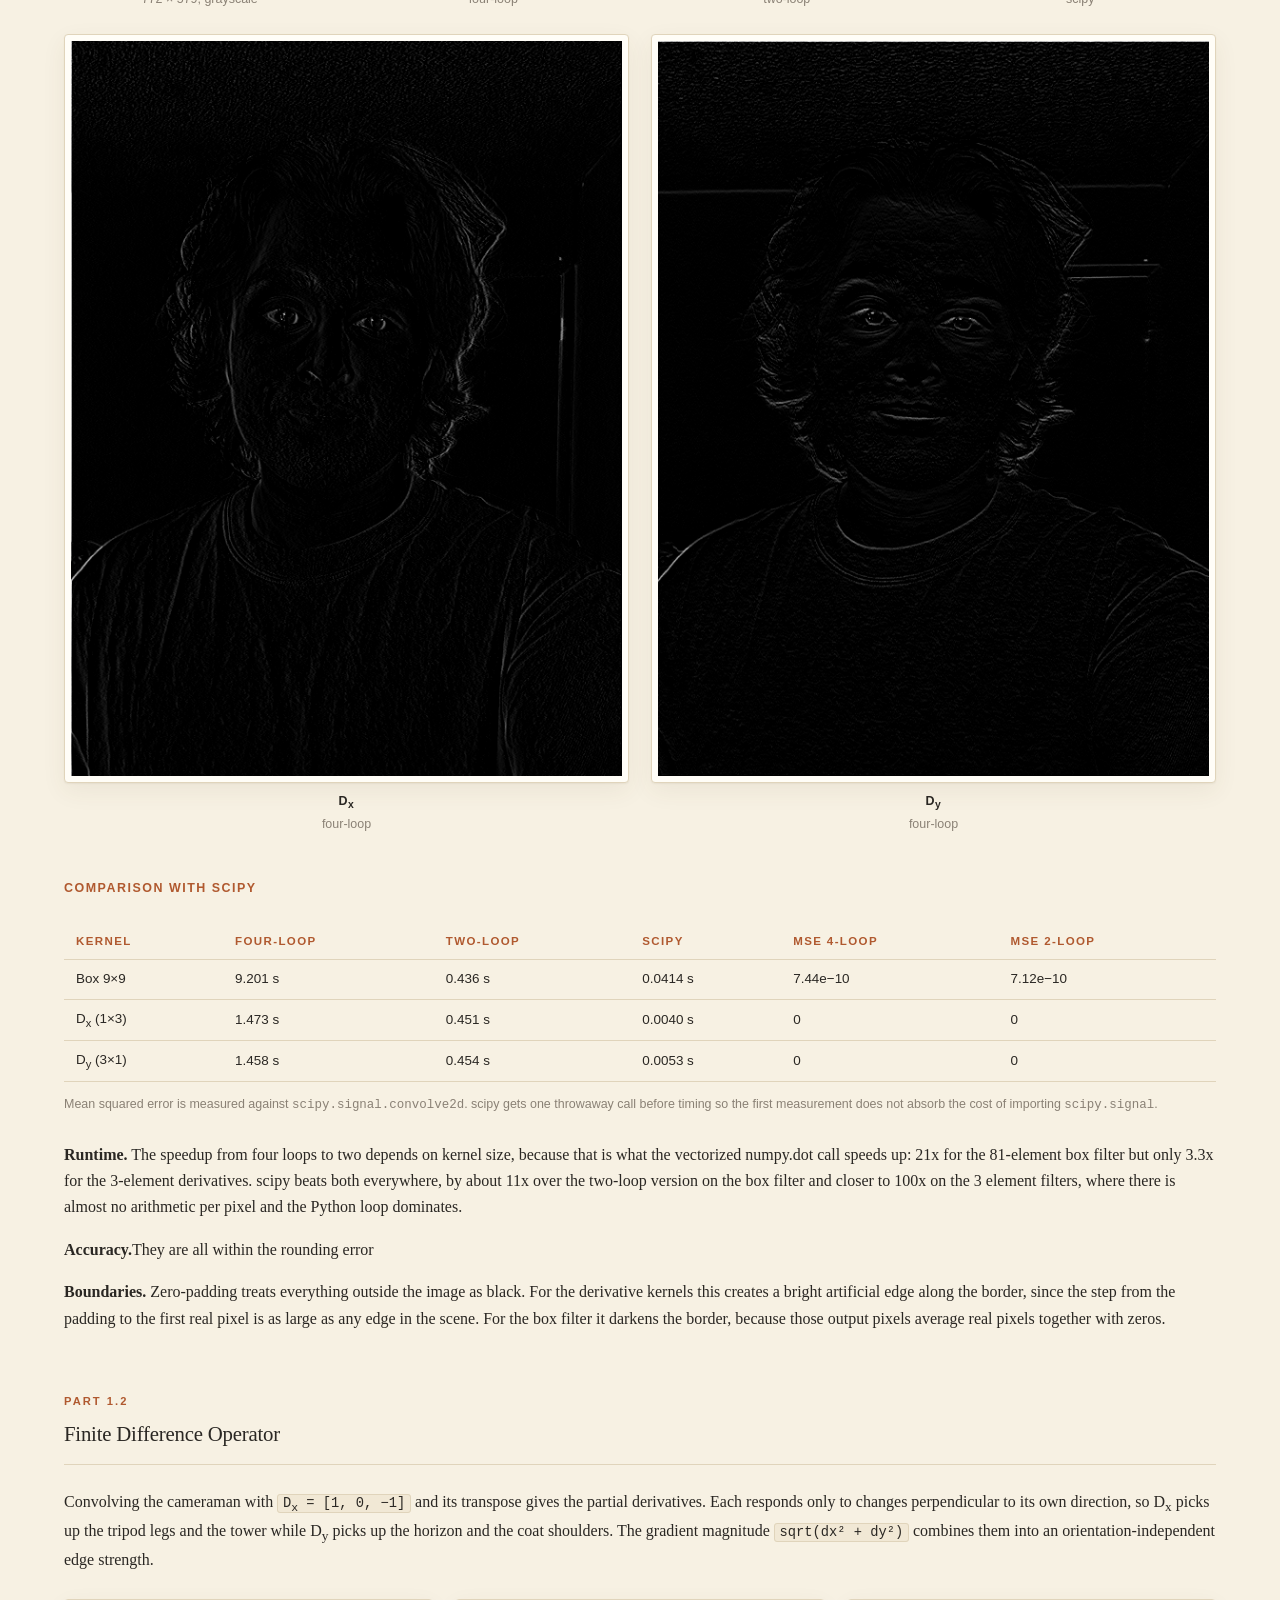
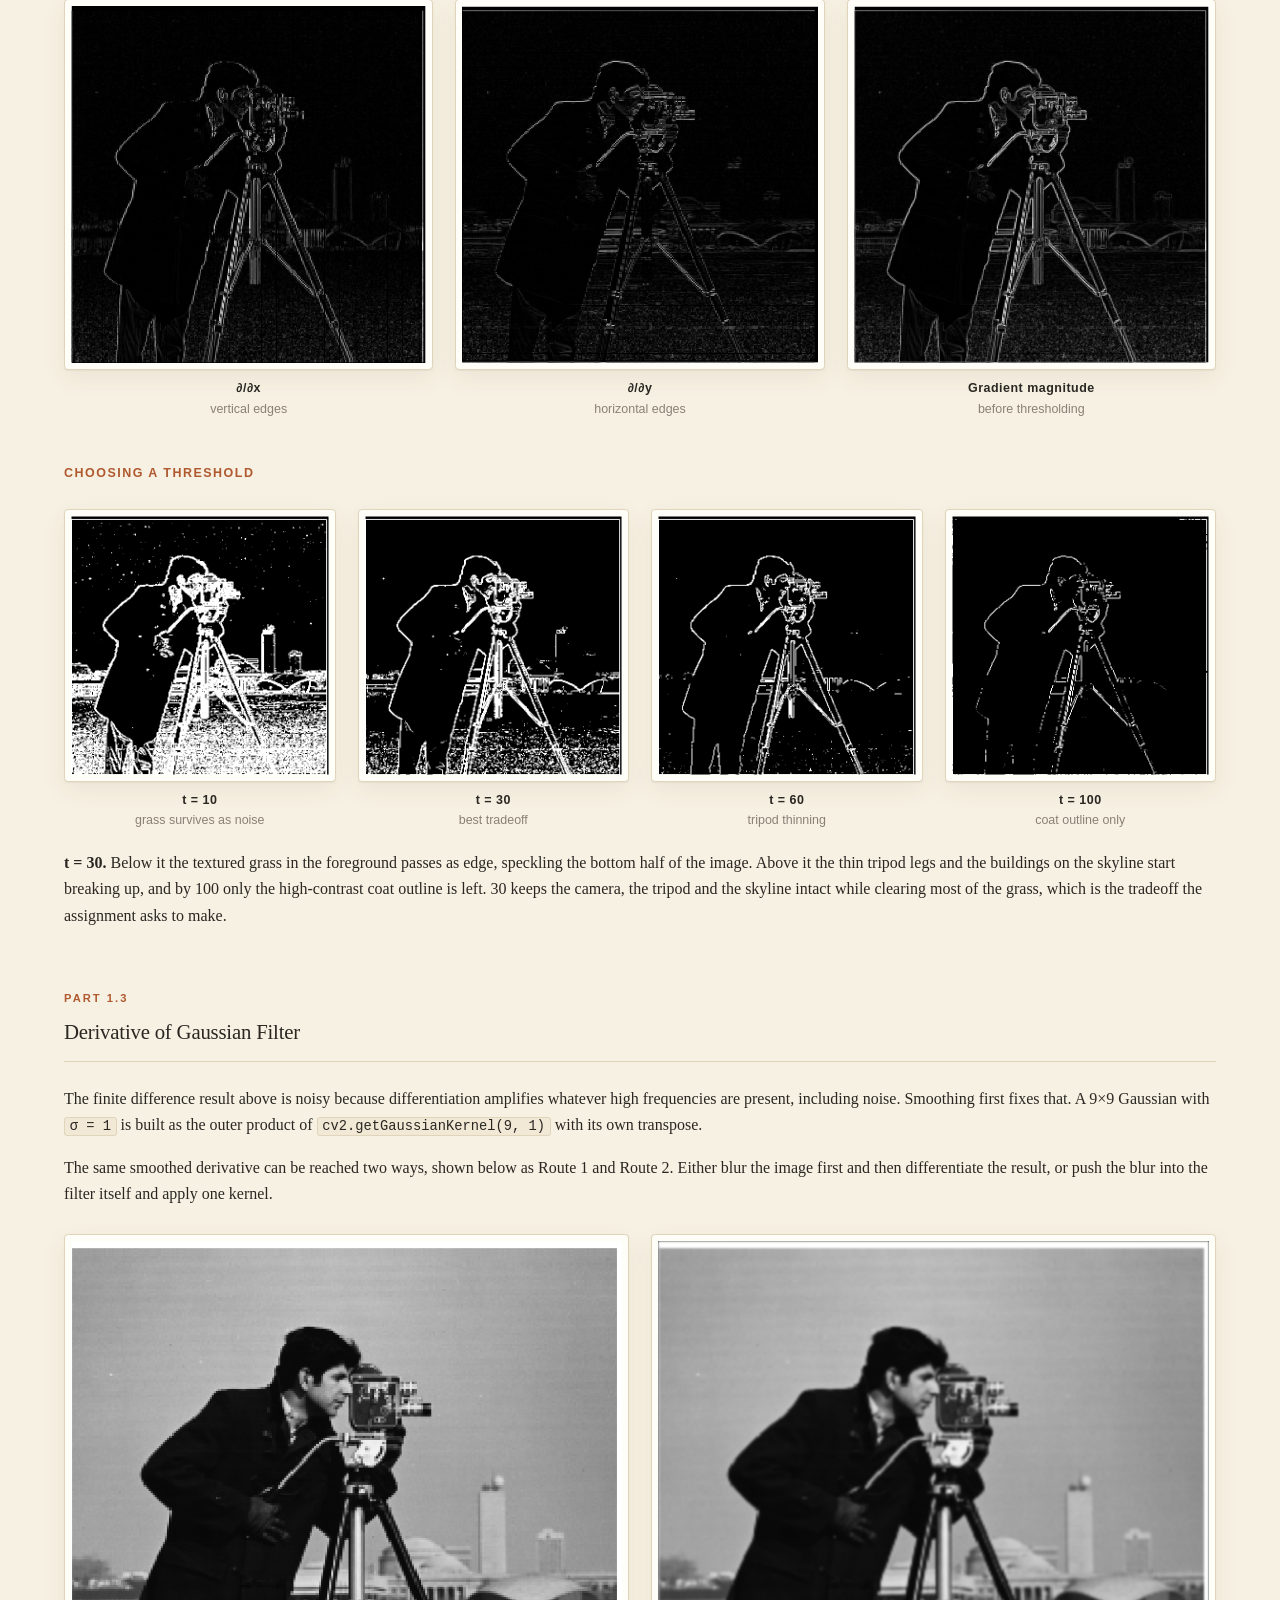
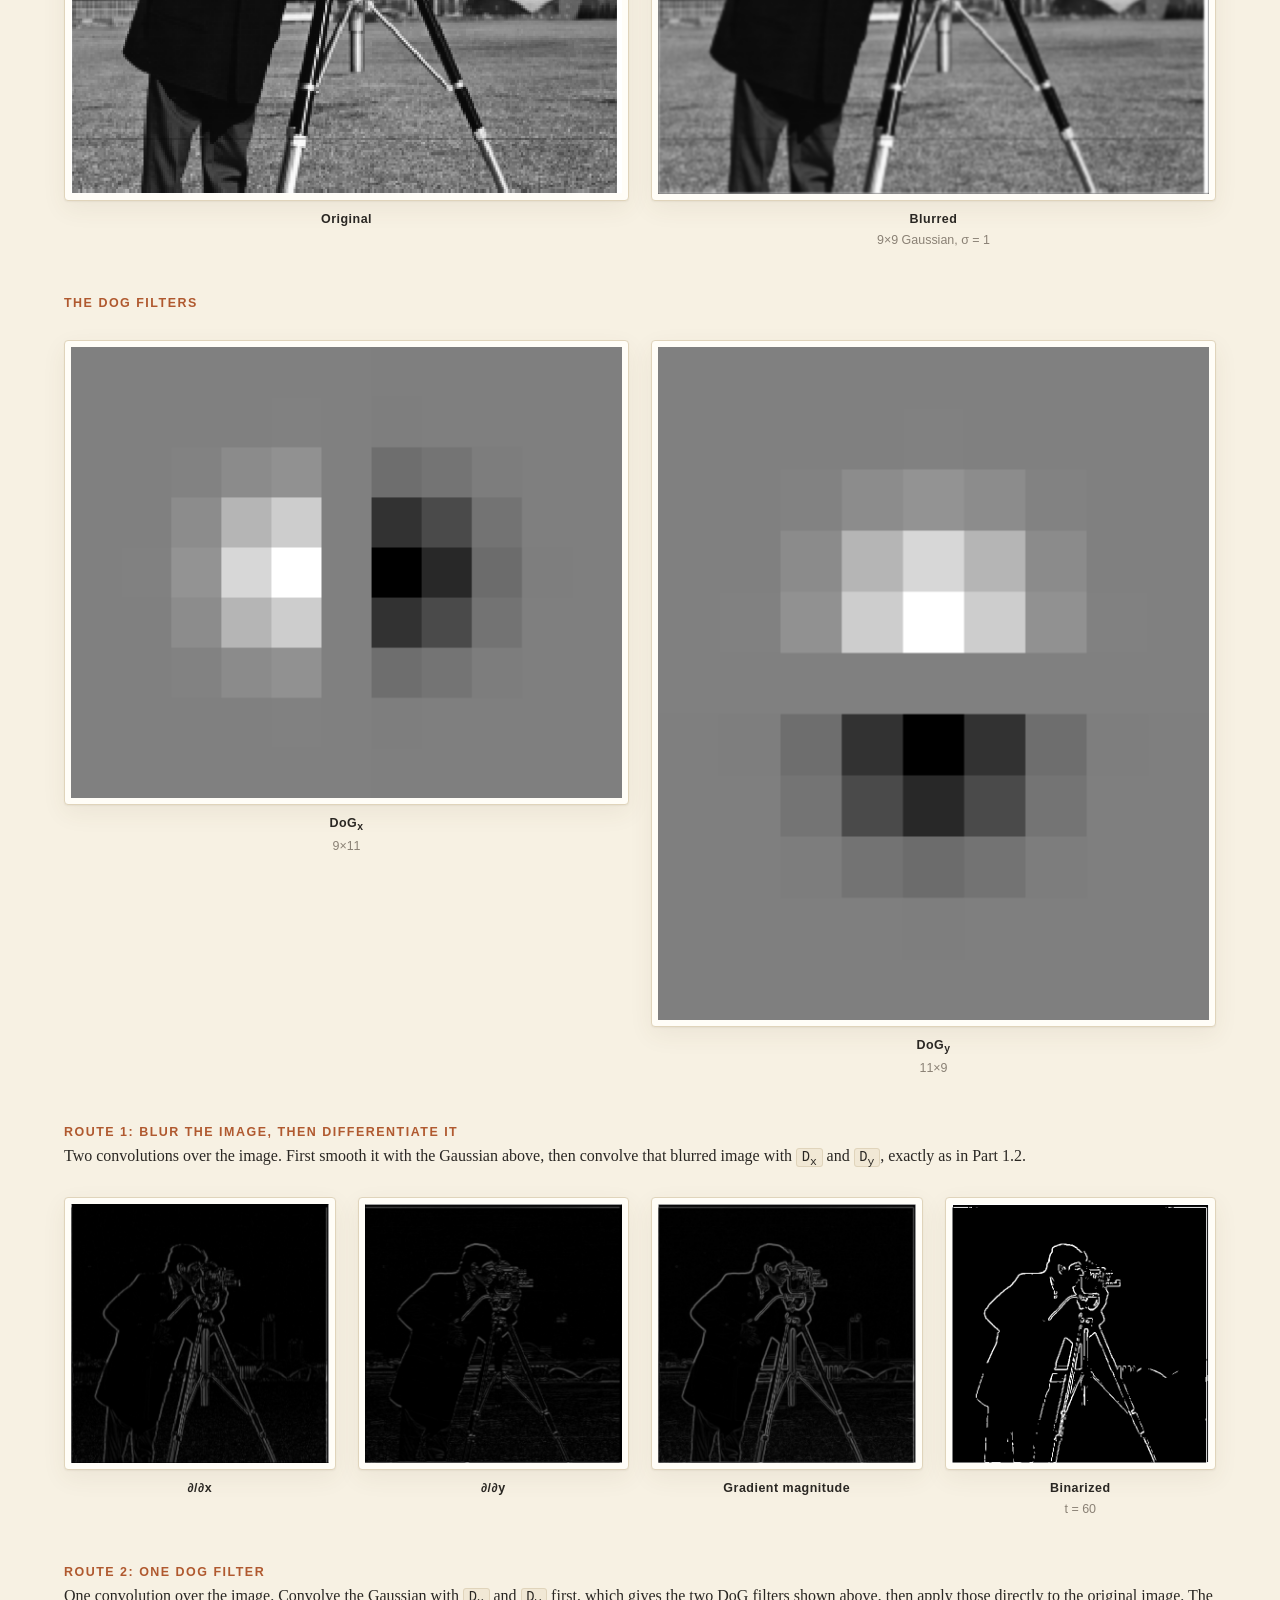
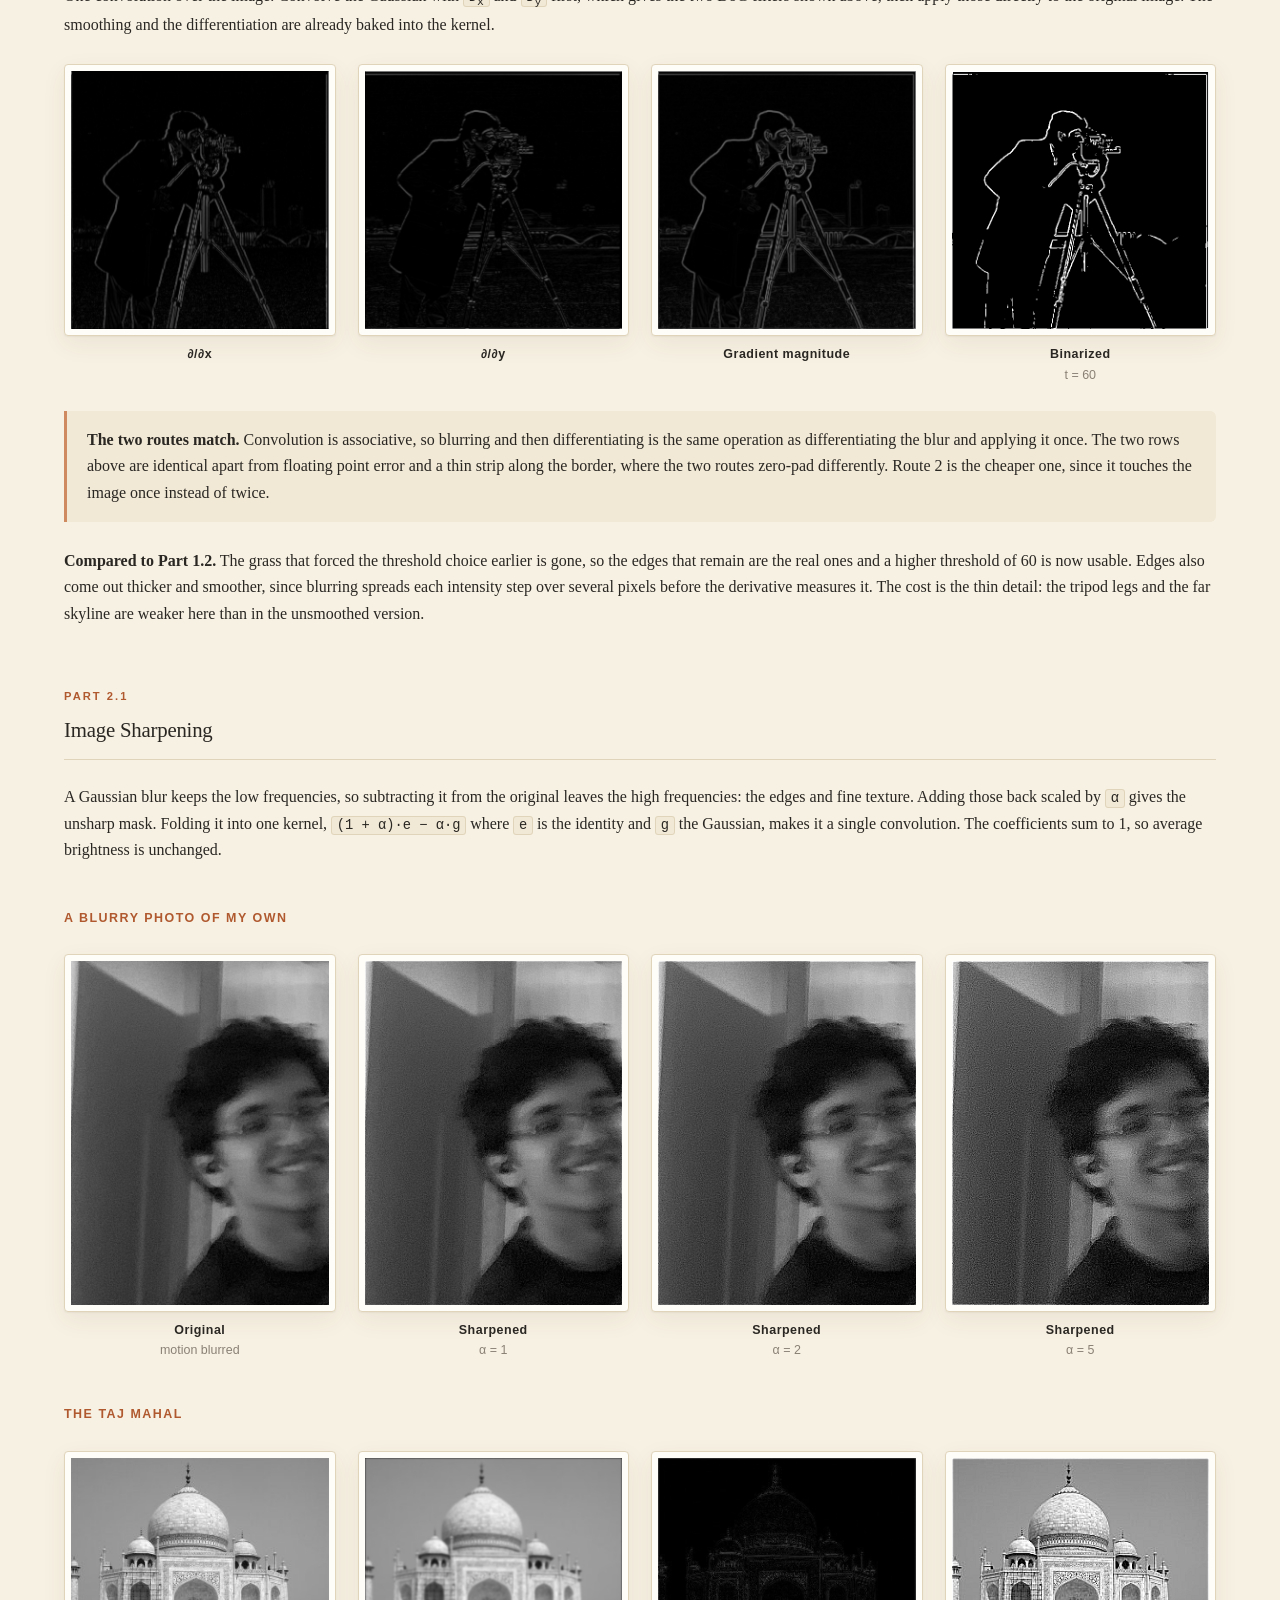
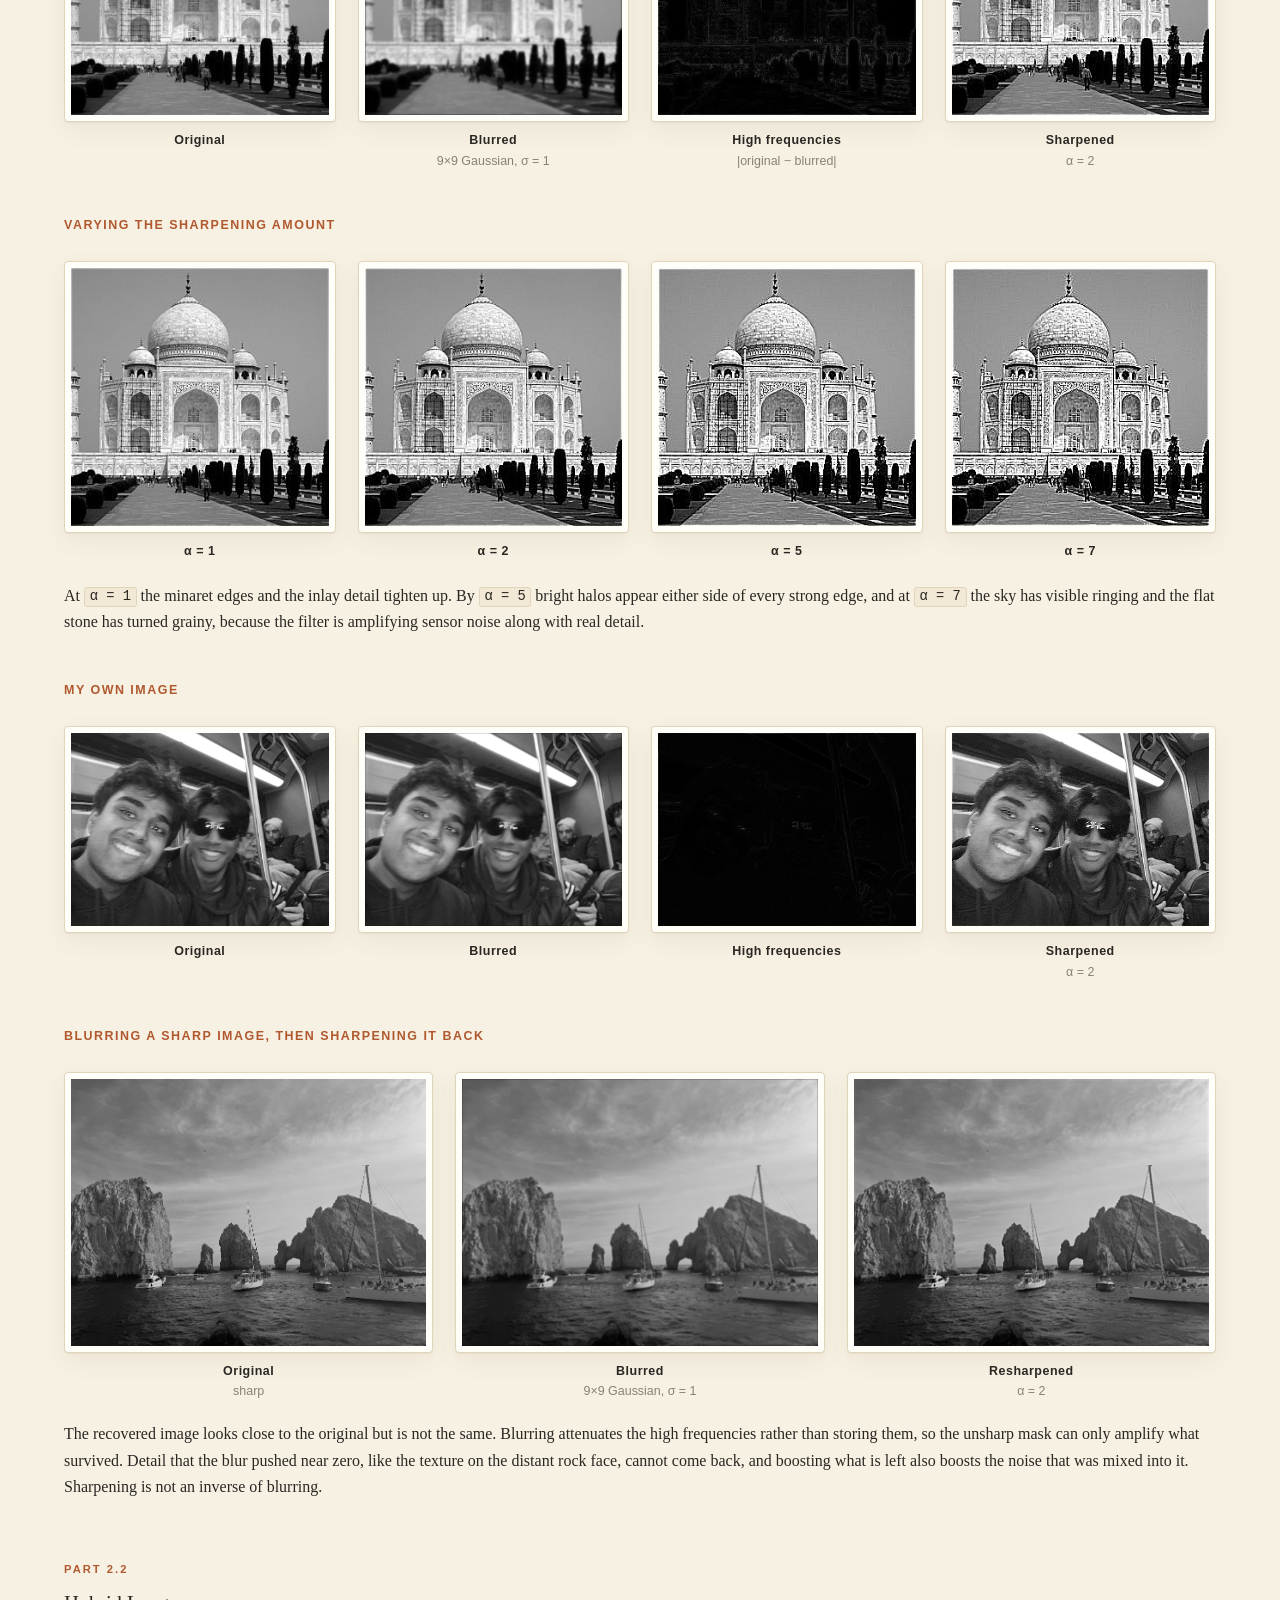
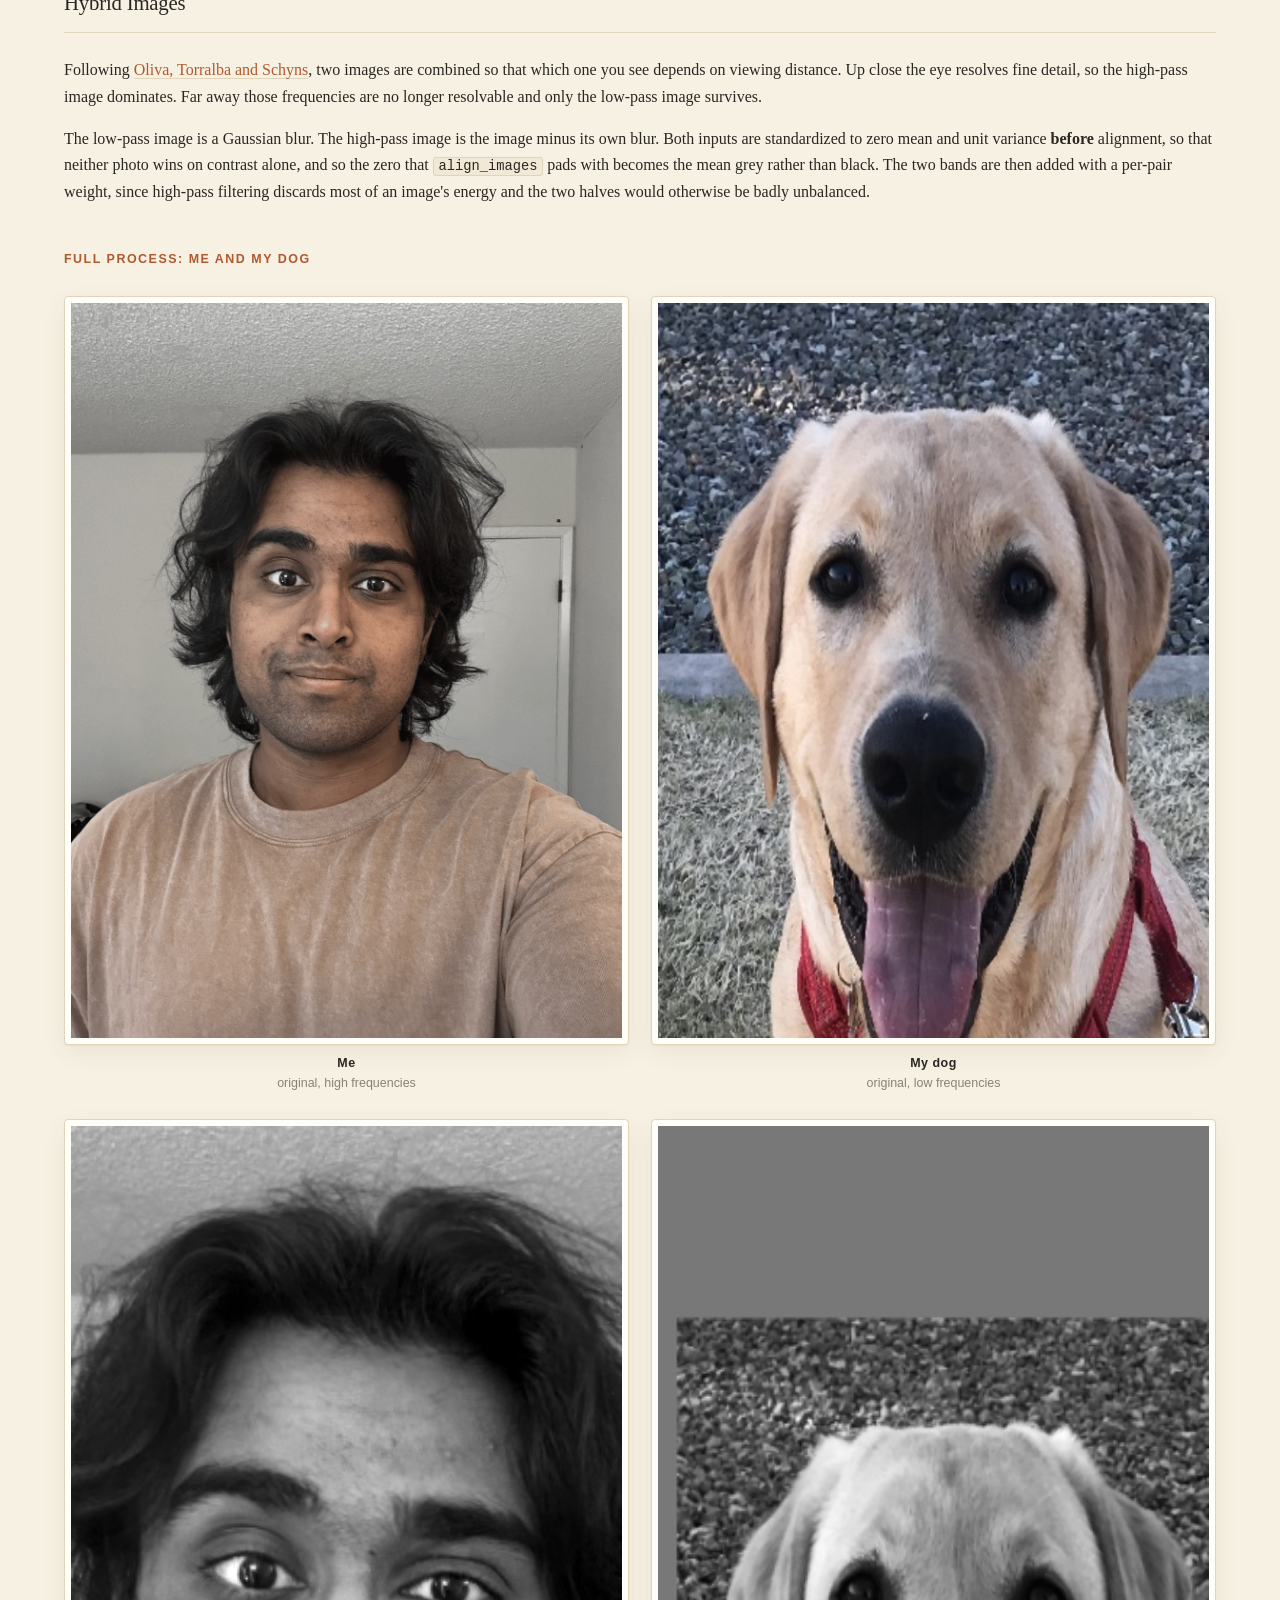
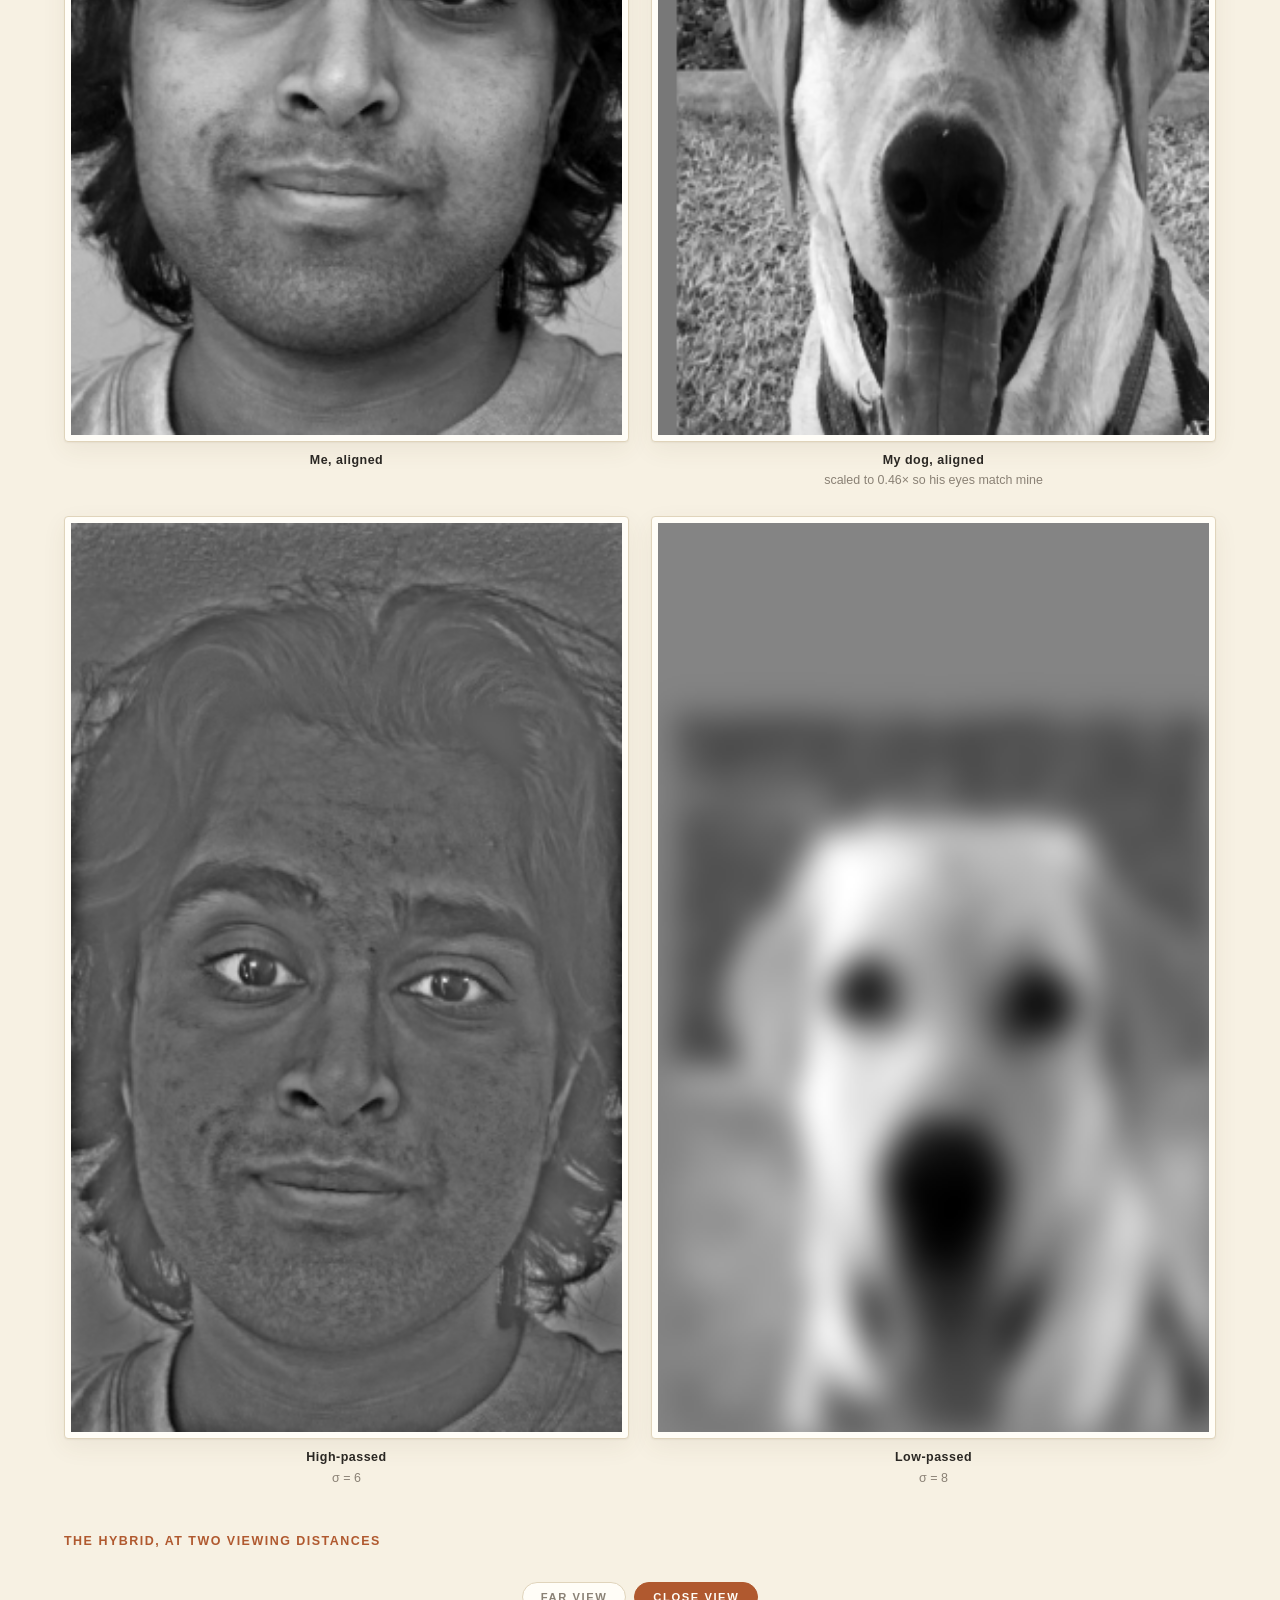
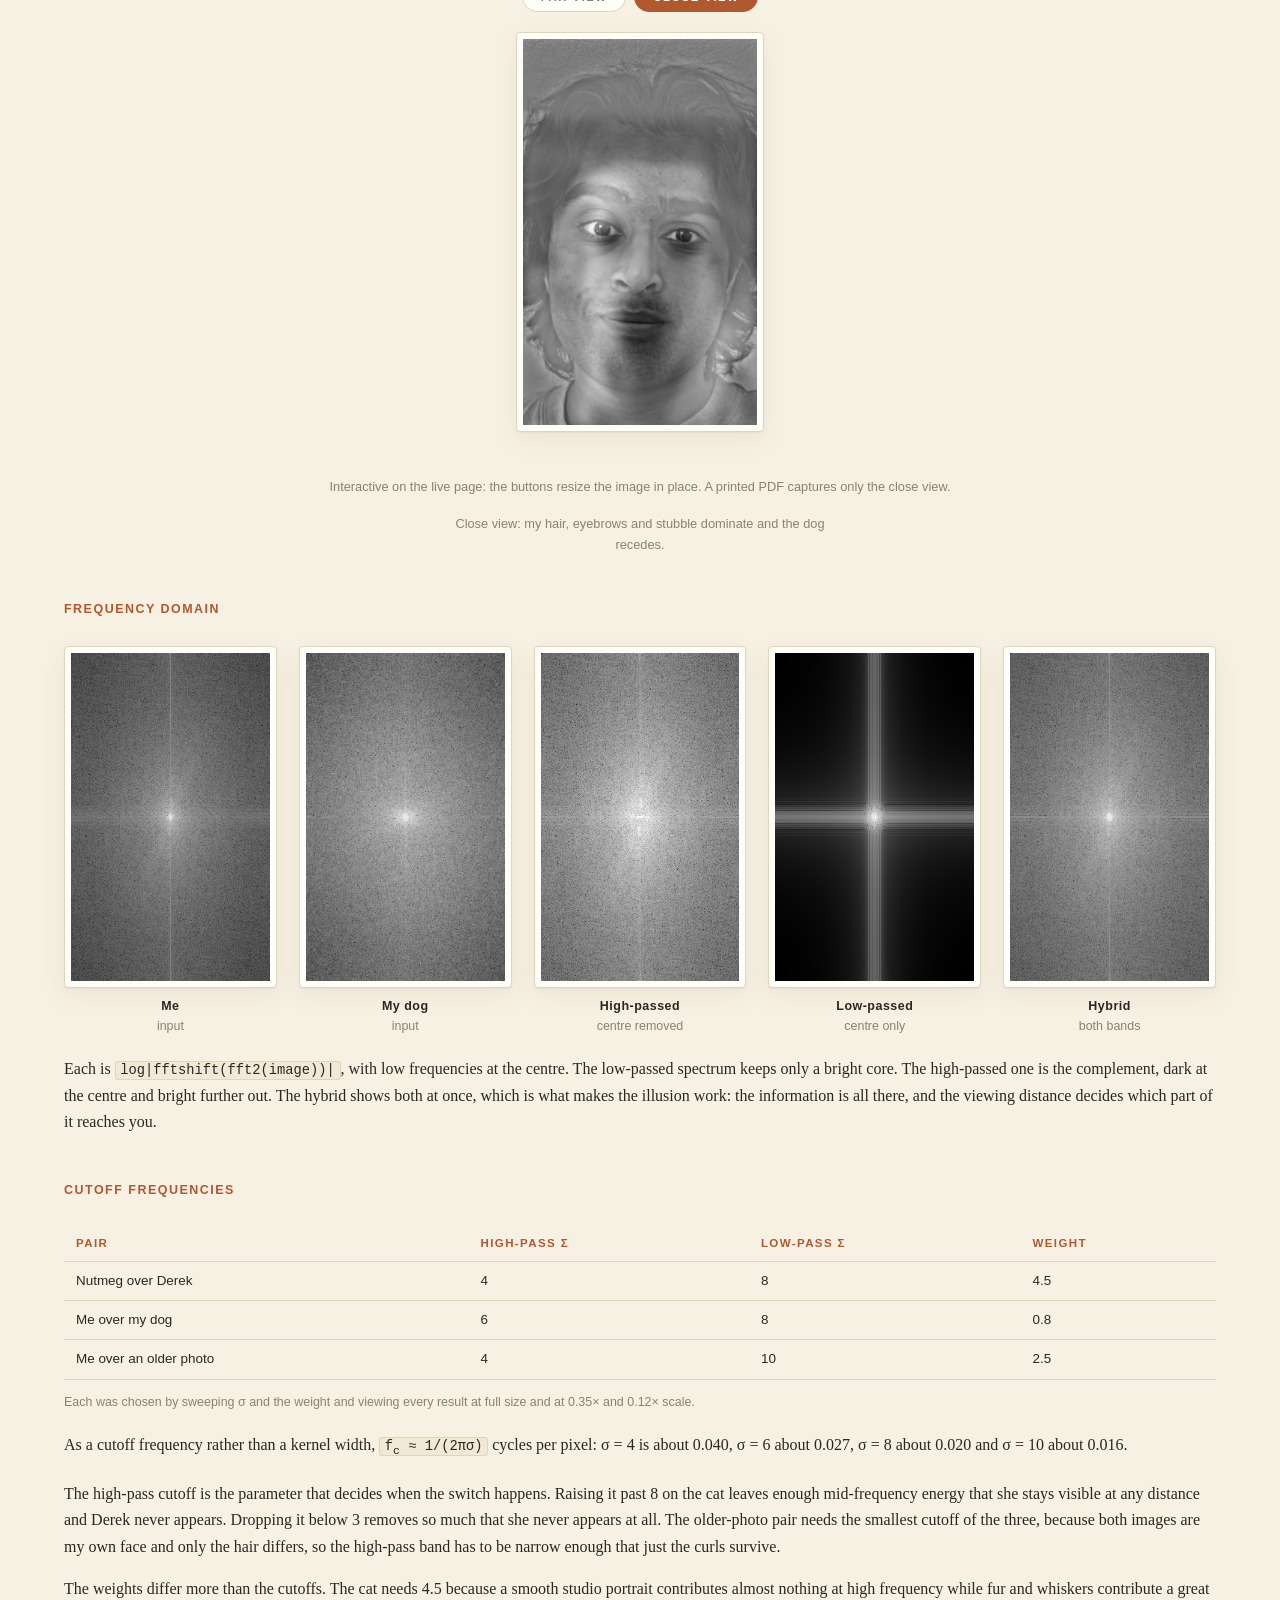
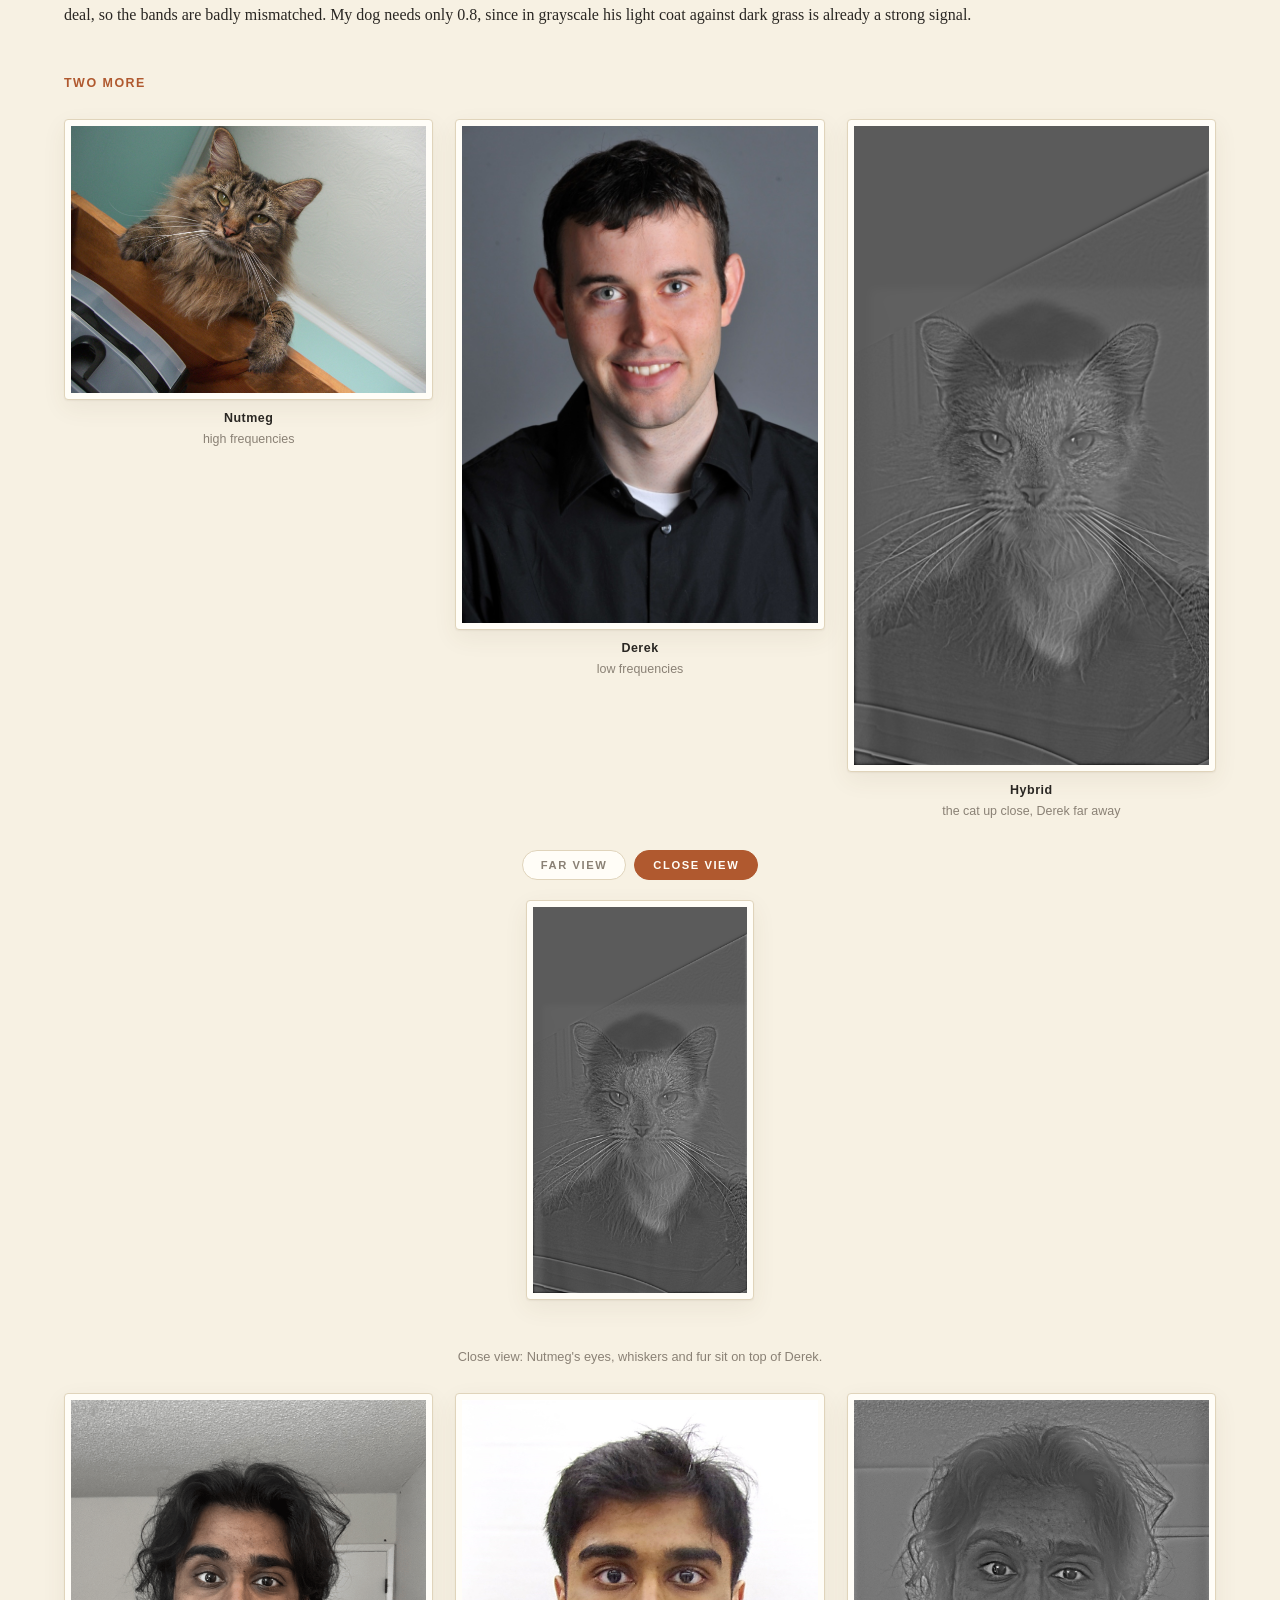
<file: proj2/index.html>
<!DOCTYPE html>
<html lang="en">
<head>
<meta charset="utf-8">
<meta name="viewport" content="width=device-width, initial-scale=1">
<title>Project 2: Fun with Filters and Frequencies — CS 180</title>
<link rel="stylesheet" href="../style.css">
<style>
  /* ── proj2 additions, built on the shared palette ──────────────── */
  .prose { max-width: none; }
  .prose p { margin: 0 0 16px; }
  .prose p:last-child { margin-bottom: 0; }
  .prose code {
    font-family: ui-monospace, "SF Mono", Menlo, monospace;
    font-size: .86em;
    background: var(--bg-alt);
    border: 1px solid var(--rule);
    border-radius: 3px;
    padding: .08em .34em;
  }

  .figs {
    display: grid;
    grid-template-columns: repeat(auto-fill, minmax(230px, 1fr));
    gap: 26px 22px;
    margin-top: 26px;
  }
  .figs.two   { grid-template-columns: repeat(auto-fit, minmax(300px, 1fr)); }
  .figs.three { grid-template-columns: repeat(auto-fit, minmax(240px, 1fr)); }
  .figs.four  { grid-template-columns: repeat(auto-fit, minmax(190px, 1fr)); }
  .figs.five  { grid-template-columns: repeat(auto-fit, minmax(150px, 1fr)); }
  .figs.large { grid-template-columns: 1fr; gap: 44px; }
  .figs.large figure { width: min(100%, 70vh); margin: 0 auto; }
  .figs figure { margin: 0; }
  .figs img {
    width: 100%;
    height: auto;
    display: block;
    background: var(--card);
    padding: 6px;
    border: 1px solid var(--rule);
    border-radius: 4px;
    box-shadow: var(--shadow);
    transition: transform .22s ease, box-shadow .22s ease;
  }
  .figs img:hover { transform: translateY(-3px); box-shadow: var(--shadow-lift); }
  figcaption {
    font-family: var(--sans);
    font-size: .78rem;
    line-height: 1.5;
    color: var(--muted);
    margin-top: 9px;
    text-align: center;
  }
  figcaption b {
    display: block;
    font-weight: 600;
    letter-spacing: .04em;
    color: var(--fg);
    margin-bottom: 2px;
  }
  figcaption .d { white-space: nowrap; }

  table.data {
    width: 100%;
    border-collapse: collapse;
    font-family: var(--sans);
    font-size: .84rem;
    margin-top: 26px;
  }
  table.data th, table.data td {
    text-align: left;
    padding: 8px 12px;
    border-bottom: 1px solid var(--rule);
  }
  table.data th {
    font-weight: 600;
    font-size: .72rem;
    letter-spacing: .12em;
    text-transform: uppercase;
    color: var(--accent);
  }
  table.data td.num { font-variant-numeric: tabular-nums; white-space: nowrap; }
  table.data caption {
    caption-side: bottom;
    text-align: left;
    padding-top: 12px;
    color: var(--muted);
    font-size: .78rem;
  }

  .callout {
    border-left: 3px solid var(--accent-soft);
    background: var(--bg-alt);
    border-radius: 0 6px 6px 0;
    padding: 16px 20px;
    margin: 26px 0 0;
  }
  .callout p { margin: 0 0 12px; }
  .callout p:last-child { margin-bottom: 0; }

  .note {
    font-family: var(--sans);
    font-size: .8rem;
    color: var(--muted);
    margin: 14px 0 0;
  }
  .note code { font-size: .92em; }

  h3.sub {
    font-family: var(--sans);
    font-size: .78rem;
    font-weight: 600;
    letter-spacing: .12em;
    text-transform: uppercase;
    color: var(--accent);
    margin: 44px 0 0;
  }

  pre.code {
    font-family: ui-monospace, "SF Mono", Menlo, monospace;
    font-size: .76rem;
    line-height: 1.6;
    background: var(--card);
    border: 1px solid var(--rule);
    border-radius: 6px;
    padding: 16px 18px;
    white-space: pre-wrap;
    overflow-wrap: anywhere;
    margin: 0 0 22px;
    box-shadow: var(--shadow);
  }
  pre.code .c { color: var(--muted); }

  .distance { margin-top: 30px; }
  .dist-controls {
    display: flex;
    gap: 8px;
    justify-content: center;
    margin-bottom: 20px;
  }
  .dist-btn {
    font-family: var(--sans);
    font-size: .7rem;
    font-weight: 600;
    letter-spacing: .14em;
    text-transform: uppercase;
    color: var(--muted);
    background: var(--card);
    border: 1px solid var(--rule);
    border-radius: 999px;
    padding: 8px 18px;
    cursor: pointer;
    transition: color .18s ease, background .18s ease, border-color .18s ease;
  }
  .dist-btn:hover { color: var(--accent); border-color: var(--accent-soft); }
  .dist-btn.is-active {
    color: var(--card);
    background: var(--accent);
    border-color: var(--accent);
  }
  .dist-stage {
    display: flex;
    justify-content: center;
    align-items: flex-start;
    min-height: 430px;
  }
  .dist-stage img {
    height: 400px;
    width: auto;
    max-width: 100%;
    display: block;
    background: var(--card);
    padding: 6px;
    border: 1px solid var(--rule);
    border-radius: 4px;
    box-shadow: var(--shadow);
    transition: height .45s cubic-bezier(.2,.7,.3,1);
  }
  .distance.is-far .dist-stage img { height: 92px; }
  .dist-note {
    text-align: center;
    font-family: var(--sans);
    font-size: .8rem;
    color: var(--muted);
    margin: 16px auto 0;
    max-width: 52ch;
  }

  .prose a { color: var(--accent); text-decoration: none; border-bottom: 1px solid var(--rule); }
  .prose a:hover { border-bottom-color: var(--accent); }
</style>
</head>
<body>
<div class="wrap">

  <a class="back" href="../index.html">All projects</a>

  <header class="page-head">
    <span class="eyebrow">Project 2</span>
    <h1>Fun with Filters and Frequencies</h1>
    <p class="tagline">Convolution from scratch, edge detection, sharpening, hybrid images, and multiresolution blending.</p>
  </header>

  <!-- ══════════════════════════ 1.1 ══════════════════════════ -->
  <section>
    <h2><span class="eyebrow">Part 1.1</span>Convolutions from Scratch</h2>
    <div class="prose">
      <p>Three implementations of the same convolution, compared: one written with four for loops, one that replaces the inner two with a NumPy dot product, and <code>scipy.signal.convolve2d</code>.</p>
    </div>

    <pre class="code"><span class="c">def</span> convolve_4loop(image: numpy.ndarray, kernel: numpy.ndarray) -&gt; numpy.ndarray:
    kernel_height, kernel_width = kernel.shape
    padded_image = numpy.pad(image, ((kernel_height//2, kernel_height//2), (kernel_width//2, kernel_width//2)), mode='constant')
    output_image = numpy.zeros_like(image)
    for i in range(image.shape[0]):
        for j in range(image.shape[1]):
            for ki in range(kernel_height):
                for kj in range(kernel_width):
                    output_image[i, j] += padded_image[i + ki, j + kj] * kernel[kernel_height - 1 - ki, kernel_width - 1 - kj] <span class="c"># flipped kernel</span>
    return output_image</pre>

    <pre class="code"><span class="c">def</span> convolve_2loop(image: numpy.ndarray, kernel: numpy.ndarray) -&gt; numpy.ndarray:
    kernel_height, kernel_width = kernel.shape
    kernel = numpy.flip(kernel).reshape(-1)
    padded_image = numpy.pad(image, ((kernel_height//2, kernel_height//2), (kernel_width//2, kernel_width//2)), mode='constant')
    output_image = numpy.zeros_like(image)
    for i in range(image.shape[0]):
        for j in range(image.shape[1]):
            image_snippet = padded_image[
                i: i + kernel_height,
                j: j + kernel_width
            ].reshape(-1)
            output_image[i, j] += numpy.dot(image_snippet, kernel)
    return output_image</pre>

    <pre class="code">filter = np.ones((9, 9), dtype=np.float32) / 81   <span class="c"># 9x9 box filter</span>
dx = np.array([[1, 0, -1]])
dy = dx.reshape(3, 1)</pre>

    <div class="figs four">
      <figure><img src="assets/p11/base.png" alt="Original photo"><figcaption><b>Original</b>772 &times; 579, grayscale</figcaption></figure>
      <figure><img src="assets/p11/box4loop.png" alt="Box filter, four-loop"><figcaption><b>9&times;9 box filter</b>four-loop</figcaption></figure>
      <figure><img src="assets/p11/box2loop.png" alt="Box filter, two-loop"><figcaption><b>9&times;9 box filter</b>two-loop</figcaption></figure>
      <figure><img src="assets/p11/boxscipy.png" alt="Box filter, scipy"><figcaption><b>9&times;9 box filter</b>scipy</figcaption></figure>
    </div>
    <div class="figs two">
      <figure><img src="assets/p11/dx_fourloop.png" alt="Dx"><figcaption><b>D<sub>x</sub></b>four-loop</figcaption></figure>
      <figure><img src="assets/p11/dy_fourloop.png" alt="Dy"><figcaption><b>D<sub>y</sub></b>four-loop</figcaption></figure>
    </div>

    <h3 class="sub">Comparison with scipy</h3>
    <table class="data">
      <caption>Mean squared error is measured against <code>scipy.signal.convolve2d</code>. scipy gets one throwaway call before timing so the first measurement does not absorb the cost of importing <code>scipy.signal</code>.</caption>
      <thead>
        <tr><th>Kernel</th><th>Four-loop</th><th>Two-loop</th><th>scipy</th><th>MSE 4-loop</th><th>MSE 2-loop</th></tr>
      </thead>
      <tbody>
        <tr><td>Box 9&times;9</td><td class="num">9.201 s</td><td class="num">0.436 s</td><td class="num">0.0414 s</td><td class="num">7.44e&minus;10</td><td class="num">7.12e&minus;10</td></tr>
        <tr><td>D<sub>x</sub> (1&times;3)</td><td class="num">1.473 s</td><td class="num">0.451 s</td><td class="num">0.0040 s</td><td class="num">0</td><td class="num">0</td></tr>
        <tr><td>D<sub>y</sub> (3&times;1)</td><td class="num">1.458 s</td><td class="num">0.454 s</td><td class="num">0.0053 s</td><td class="num">0</td><td class="num">0</td></tr>
      </tbody>
    </table>

    <div class="prose" style="margin-top:26px">
      <p><b>Runtime.</b> The speedup from four loops to two depends on kernel size, because that is what the vectorized numpy.dot call speeds up: 21x for the 81-element box filter but only 3.3x for the 3-element derivatives. scipy beats both everywhere, by about 11x over the two-loop version on the box filter and closer to 100x on the 3 element filters, where there is almost no arithmetic per pixel and the Python loop dominates.</p>
      <p><b>Accuracy.</b>They are all within the rounding error</p>
      <p><b>Boundaries.</b> Zero-padding treats everything outside the image as black. For the derivative kernels this creates a bright artificial edge along the border, since the step from the padding to the first real pixel is as large as any edge in the scene. For the box filter it darkens the border, because those output pixels average real pixels together with zeros.</p>
    </div>
  </section>

  <!-- ══════════════════════════ 1.2 ══════════════════════════ -->
  <section>
    <h2><span class="eyebrow">Part 1.2</span>Finite Difference Operator</h2>
    <div class="prose">
      <p>Convolving the cameraman with <code>D<sub>x</sub> = [1, 0, &minus;1]</code> and its transpose gives the partial derivatives. Each responds only to changes perpendicular to its own direction, so D<sub>x</sub> picks up the tripod legs and the tower while D<sub>y</sub> picks up the horizon and the coat shoulders. The gradient magnitude <code>sqrt(dx&sup2; + dy&sup2;)</code> combines them into an orientation-independent edge strength.</p>
    </div>
    <div class="figs three">
      <figure><img src="assets/p12/partial_dx.png" alt="Partial derivative in x"><figcaption><b>&part;/&part;x</b>vertical edges</figcaption></figure>
      <figure><img src="assets/p12/partial_dy.png" alt="Partial derivative in y"><figcaption><b>&part;/&part;y</b>horizontal edges</figcaption></figure>
      <figure><img src="assets/p12/gradient_magnitude.png" alt="Gradient magnitude"><figcaption><b>Gradient magnitude</b>before thresholding</figcaption></figure>
    </div>

    <h3 class="sub">Choosing a threshold</h3>
    <div class="figs four">
      <figure><img src="assets/p12/gradient_magnitude_10.png" alt="Threshold 10"><figcaption><b>t = 10</b>grass survives as noise</figcaption></figure>
      <figure><img src="assets/p12/gradient_magnitude_30.png" alt="Threshold 30"><figcaption><b>t = 30</b>best tradeoff</figcaption></figure>
      <figure><img src="assets/p12/gradient_magnitude_60.png" alt="Threshold 60"><figcaption><b>t = 60</b>tripod thinning</figcaption></figure>
      <figure><img src="assets/p12/gradient_magnitude_100.png" alt="Threshold 100"><figcaption><b>t = 100</b>coat outline only</figcaption></figure>
    </div>
    <div class="prose" style="margin-top:20px">
      <p><b>t = 30.</b> Below it the textured grass in the foreground passes as edge, speckling the bottom half of the image. Above it the thin tripod legs and the buildings on the skyline start breaking up, and by 100 only the high-contrast coat outline is left. 30 keeps the camera, the tripod and the skyline intact while clearing most of the grass, which is the tradeoff the assignment asks to make.</p>
    </div>
  </section>

  <!-- ══════════════════════════ 1.3 ══════════════════════════ -->
  <section>
    <h2><span class="eyebrow">Part 1.3</span>Derivative of Gaussian Filter</h2>
    <div class="prose">
      <p>The finite difference result above is noisy because differentiation amplifies whatever high frequencies are present, including noise. Smoothing first fixes that. A 9&times;9 Gaussian with <code>&sigma; = 1</code> is built as the outer product of <code>cv2.getGaussianKernel(9, 1)</code> with its own transpose.</p>
      <p>The same smoothed derivative can be reached two ways, shown below as Route 1 and Route 2. Either blur the image first and then differentiate the result, or push the blur into the filter itself and apply one kernel.</p>
    </div>
    <div class="figs two">
      <figure><img src="assets/orig/cameraman.png" alt="Cameraman original"><figcaption><b>Original</b></figcaption></figure>
      <figure><img src="assets/p13/blurred.png" alt="Cameraman blurred"><figcaption><b>Blurred</b>9&times;9 Gaussian, &sigma; = 1</figcaption></figure>
    </div>

    <h3 class="sub">The DoG filters</h3>
    <div class="figs two">
      <figure><img src="assets/p13/filter_dogx.png" alt="DoG x filter"><figcaption><b>DoG<sub>x</sub></b>9&times;11</figcaption></figure>
      <figure><img src="assets/p13/filter_dogy.png" alt="DoG y filter"><figcaption><b>DoG<sub>y</sub></b>11&times;9</figcaption></figure>
    </div>

    <h3 class="sub">Route 1: blur the image, then differentiate it</h3>
    <div class="prose">
      <p>Two convolutions over the image. First smooth it with the Gaussian above, then convolve that blurred image with <code>D<sub>x</sub></code> and <code>D<sub>y</sub></code>, exactly as in Part 1.2.</p>
    </div>
    <div class="figs four">
      <figure><img src="assets/p13/partial_dx.png" alt="Blur then Dx"><figcaption><b>&part;/&part;x</b></figcaption></figure>
      <figure><img src="assets/p13/partial_dy.png" alt="Blur then Dy"><figcaption><b>&part;/&part;y</b></figcaption></figure>
      <figure><img src="assets/p13/gauss_then_derivative.png" alt="Magnitude"><figcaption><b>Gradient magnitude</b></figcaption></figure>
      <figure><img src="assets/p13/gauss_then_derivative_binarized.png" alt="Binarized"><figcaption><b>Binarized</b>t = 60</figcaption></figure>
    </div>

    <h3 class="sub">Route 2: one DoG filter</h3>
    <div class="prose">
      <p>One convolution over the image. Convolve the Gaussian with <code>D<sub>x</sub></code> and <code>D<sub>y</sub></code> first, which gives the two DoG filters shown above, then apply those directly to the original image. The smoothing and the differentiation are already baked into the kernel.</p>
    </div>
    <div class="figs four">
      <figure><img src="assets/p13/dog_partial_dx.png" alt="DoG x applied"><figcaption><b>&part;/&part;x</b></figcaption></figure>
      <figure><img src="assets/p13/dog_partial_dy.png" alt="DoG y applied"><figcaption><b>&part;/&part;y</b></figcaption></figure>
      <figure><img src="assets/p13/derivative_then_gauss.png" alt="Magnitude"><figcaption><b>Gradient magnitude</b></figcaption></figure>
      <figure><img src="assets/p13/derivative_then_gauss_binarized.png" alt="Binarized"><figcaption><b>Binarized</b>t = 60</figcaption></figure>
    </div>

    <div class="callout">
      <p><b>The two routes match.</b> Convolution is associative, so blurring and then differentiating is the same operation as differentiating the blur and applying it once. The two rows above are identical apart from floating point error and a thin strip along the border, where the two routes zero-pad differently. Route 2 is the cheaper one, since it touches the image once instead of twice.</p>
    </div>

    <div class="prose" style="margin-top:26px">
      <p><b>Compared to Part 1.2.</b> The grass that forced the threshold choice earlier is gone, so the edges that remain are the real ones and a higher threshold of 60 is now usable. Edges also come out thicker and smoother, since blurring spreads each intensity step over several pixels before the derivative measures it. The cost is the thin detail: the tripod legs and the far skyline are weaker here than in the unsmoothed version.</p>
    </div>
  </section>

  <!-- ══════════════════════════ 2.1 ══════════════════════════ -->
  <section>
    <h2><span class="eyebrow">Part 2.1</span>Image Sharpening</h2>
    <div class="prose">
      <p>A Gaussian blur keeps the low frequencies, so subtracting it from the original leaves the high frequencies: the edges and fine texture. Adding those back scaled by <code>&alpha;</code> gives the unsharp mask. Folding it into one kernel, <code>(1 + &alpha;)&middot;e &minus; &alpha;&middot;g</code> where <code>e</code> is the identity and <code>g</code> the Gaussian, makes it a single convolution. The coefficients sum to 1, so average brightness is unchanged.</p>
    </div>
    <h3 class="sub">A blurry photo of my own</h3>
    <div class="figs four">
      <figure><img src="assets/p21/dcmp-chit_base.png" alt="Blurry original"><figcaption><b>Original</b>motion blurred</figcaption></figure>
      <figure><img src="assets/p21/dcmp-chit_sharpened_1.png" alt="Sharpened alpha 1"><figcaption><b>Sharpened</b>&alpha; = 1</figcaption></figure>
      <figure><img src="assets/p21/dcmp-chit_sharpened_2.png" alt="Sharpened alpha 2"><figcaption><b>Sharpened</b>&alpha; = 2</figcaption></figure>
      <figure><img src="assets/p21/dcmp-chit_sharpened_5.png" alt="Sharpened alpha 5"><figcaption><b>Sharpened</b>&alpha; = 5</figcaption></figure>
    </div>

    <h3 class="sub">The Taj Mahal</h3>
    <div class="figs four">
      <figure><img src="assets/p21/taj_base.png" alt="Taj Mahal original"><figcaption><b>Original</b></figcaption></figure>
      <figure><img src="assets/p21/taj_blurred.png" alt="Taj Mahal blurred"><figcaption><b>Blurred</b>9&times;9 Gaussian, &sigma; = 1</figcaption></figure>
      <figure><img src="assets/p21/taj_highfreq.png" alt="Taj Mahal high frequencies"><figcaption><b>High frequencies</b>|original &minus; blurred|</figcaption></figure>
      <figure><img src="assets/p21/taj_sharpened_2.png" alt="Taj Mahal sharpened"><figcaption><b>Sharpened</b>&alpha; = 2</figcaption></figure>
    </div>

    <h3 class="sub">Varying the sharpening amount</h3>
    <div class="figs four">
      <figure><img src="assets/p21/taj_sharpened_1.png" alt="alpha 1"><figcaption><b>&alpha; = 1</b></figcaption></figure>
      <figure><img src="assets/p21/taj_sharpened_2.png" alt="alpha 2"><figcaption><b>&alpha; = 2</b></figcaption></figure>
      <figure><img src="assets/p21/taj_sharpened_5.png" alt="alpha 5"><figcaption><b>&alpha; = 5</b></figcaption></figure>
      <figure><img src="assets/p21/taj_sharpened_7.png" alt="alpha 7"><figcaption><b>&alpha; = 7</b></figcaption></figure>
    </div>
    <div class="prose" style="margin-top:20px">
      <p>At <code>&alpha; = 1</code> the minaret edges and the inlay detail tighten up. By <code>&alpha; = 5</code> bright halos appear either side of every strong edge, and at <code>&alpha; = 7</code> the sky has visible ringing and the flat stone has turned grainy, because the filter is amplifying sensor noise along with real detail.</p>
    </div>

    <h3 class="sub">My own image</h3>
    <div class="figs four">
      <figure><img src="assets/p21/selfie2_base.png" alt="Original"><figcaption><b>Original</b></figcaption></figure>
      <figure><img src="assets/p21/selfie2_blurred.png" alt="Blurred"><figcaption><b>Blurred</b></figcaption></figure>
      <figure><img src="assets/p21/selfie2_highfreq.png" alt="High frequencies"><figcaption><b>High frequencies</b></figcaption></figure>
      <figure><img src="assets/p21/selfie2_sharpened_2.png" alt="Sharpened"><figcaption><b>Sharpened</b>&alpha; = 2</figcaption></figure>
    </div>

    <h3 class="sub">Blurring a sharp image, then sharpening it back</h3>
    <div class="figs three">
      <figure><img src="assets/p21/cabo_base.png" alt="Sharp original"><figcaption><b>Original</b>sharp</figcaption></figure>
      <figure><img src="assets/p21/cabo_blurred.png" alt="Blurred"><figcaption><b>Blurred</b>9&times;9 Gaussian, &sigma; = 1</figcaption></figure>
      <figure><img src="assets/p21/cabo_unblurred_2.png" alt="Resharpened"><figcaption><b>Resharpened</b>&alpha; = 2</figcaption></figure>
    </div>
    <div class="prose" style="margin-top:20px">
      <p>The recovered image looks close to the original but is not the same. Blurring attenuates the high frequencies rather than storing them, so the unsharp mask can only amplify what survived. Detail that the blur pushed near zero, like the texture on the distant rock face, cannot come back, and boosting what is left also boosts the noise that was mixed into it. Sharpening is not an inverse of blurring.</p>
    </div>
  </section>

  <!-- ══════════════════════════ 2.2 ══════════════════════════ -->
  <section>
    <h2><span class="eyebrow">Part 2.2</span>Hybrid Images</h2>
    <div class="prose">
      <p>Following <a href="https://dl.acm.org/doi/10.1145/1141911.1141919">Oliva, Torralba and Schyns</a>, two images are combined so that which one you see depends on viewing distance. Up close the eye resolves fine detail, so the high-pass image dominates. Far away those frequencies are no longer resolvable and only the low-pass image survives.</p>
      <p>The low-pass image is a Gaussian blur. The high-pass image is the image minus its own blur. Both inputs are standardized to zero mean and unit variance <b>before</b> alignment, so that neither photo wins on contrast alone, and so the zero that <code>align_images</code> pads with becomes the mean grey rather than black. The two bands are then added with a per-pair weight, since high-pass filtering discards most of an image's energy and the two halves would otherwise be badly unbalanced.</p>
    </div>

    <h3 class="sub">Full process: me and my dog</h3>
    <div class="figs two">
      <figure><img src="assets/orig/selfie.png" alt="Me"><figcaption><b>Me</b>original, high frequencies</figcaption></figure>
      <figure><img src="assets/orig/dog.jpeg" alt="My dog"><figcaption><b>My dog</b>original, low frequencies</figcaption></figure>
    </div>
    <div class="figs two">
      <figure><img src="assets/p22_selfie_dog/high_aligned.png" alt="Me aligned"><figcaption><b>Me, aligned</b></figcaption></figure>
      <figure><img src="assets/p22_selfie_dog/low_aligned.png" alt="Dog aligned"><figcaption><b>My dog, aligned</b>scaled to 0.46&times; so his eyes match mine</figcaption></figure>
    </div>
    <div class="figs two">
      <figure><img src="assets/p22_selfie_dog/high_passed.png" alt="Me high-passed"><figcaption><b>High-passed</b>&sigma; = 6</figcaption></figure>
      <figure><img src="assets/p22_selfie_dog/low_passed.png" alt="Dog low-passed"><figcaption><b>Low-passed</b>&sigma; = 8</figcaption></figure>
    </div>
    <h3 class="sub">The hybrid, at two viewing distances</h3>
    <div class="distance" data-far="Far view: my fine detail stops being resolvable and my dog&#39;s broad face takes over." data-close="Close view: my hair, eyebrows and stubble dominate and the dog recedes.">
      <div class="dist-controls">
        <button type="button" class="dist-btn" data-mode="far">Far view</button>
        <button type="button" class="dist-btn is-active" data-mode="close">Close view</button>
      </div>
      <div class="dist-stage"><img src="assets/p22_selfie_dog/hybrid.png" alt="Hybrid of me and my dog"></div>
      <p class="note" style="text-align:center">Interactive on the live page: the buttons resize the image in place. A printed PDF captures only the close view.</p>
      <p class="dist-note">Close view: my hair, eyebrows and stubble dominate and the dog recedes.</p>
    </div>

    <h3 class="sub">Frequency domain</h3>
    <div class="figs five">
      <figure><img src="assets/p22_selfie_dog/fft_high_aligned.png" alt="FFT of me"><figcaption><b>Me</b>input</figcaption></figure>
      <figure><img src="assets/p22_selfie_dog/fft_low_aligned.png" alt="FFT of dog"><figcaption><b>My dog</b>input</figcaption></figure>
      <figure><img src="assets/p22_selfie_dog/fft_high_passed.png" alt="FFT high-passed"><figcaption><b>High-passed</b>centre removed</figcaption></figure>
      <figure><img src="assets/p22_selfie_dog/fft_low_passed.png" alt="FFT low-passed"><figcaption><b>Low-passed</b>centre only</figcaption></figure>
      <figure><img src="assets/p22_selfie_dog/fft_hybrid.png" alt="FFT hybrid"><figcaption><b>Hybrid</b>both bands</figcaption></figure>
    </div>
    <div class="prose" style="margin-top:20px">
      <p>Each is <code>log|fftshift(fft2(image))|</code>, with low frequencies at the centre. The low-passed spectrum keeps only a bright core. The high-passed one is the complement, dark at the centre and bright further out. The hybrid shows both at once, which is what makes the illusion work: the information is all there, and the viewing distance decides which part of it reaches you.</p>
    </div>

    <h3 class="sub">Cutoff frequencies</h3>
    <table class="data">
      <thead>
        <tr><th>Pair</th><th>High-pass &sigma;</th><th>Low-pass &sigma;</th><th>Weight</th></tr>
      </thead>
      <tbody>
        <tr><td>Nutmeg over Derek</td><td class="num">4</td><td class="num">8</td><td class="num">4.5</td></tr>
        <tr><td>Me over my dog</td><td class="num">6</td><td class="num">8</td><td class="num">0.8</td></tr>
        <tr><td>Me over an older photo</td><td class="num">4</td><td class="num">10</td><td class="num">2.5</td></tr>
      </tbody>
      <caption>Each was chosen by sweeping &sigma; and the weight and viewing every result at full size and at 0.35&times; and 0.12&times; scale.</caption>
    </table>
    <div class="prose" style="margin-top:20px">
      <p>As a cutoff frequency rather than a kernel width, <code>f<sub>c</sub> &asymp; 1/(2&pi;&sigma;)</code> cycles per pixel: &sigma; = 4 is about 0.040, &sigma; = 6 about 0.027, &sigma; = 8 about 0.020 and &sigma; = 10 about 0.016.</p>
    </div>
    <div class="prose" style="margin-top:20px">
      <p>The high-pass cutoff is the parameter that decides when the switch happens. Raising it past 8 on the cat leaves enough mid-frequency energy that she stays visible at any distance and Derek never appears. Dropping it below 3 removes so much that she never appears at all. The older-photo pair needs the smallest cutoff of the three, because both images are my own face and only the hair differs, so the high-pass band has to be narrow enough that just the curls survive.</p>
      <p>The weights differ more than the cutoffs. The cat needs 4.5 because a smooth studio portrait contributes almost nothing at high frequency while fur and whiskers contribute a great deal, so the bands are badly mismatched. My dog needs only 0.8, since in grayscale his light coat against dark grass is already a strong signal.</p>
    </div>

    <h3 class="sub">Two more</h3>
    <div class="figs three">
      <figure><img src="assets/orig/nutmeg.jpg" alt="Nutmeg"><figcaption><b>Nutmeg</b>high frequencies</figcaption></figure>
      <figure><img src="assets/orig/DerekPicture.jpg" alt="Derek"><figcaption><b>Derek</b>low frequencies</figcaption></figure>
      <figure><img src="assets/p22_nutmeg_DerekPicture/hybrid.png" alt="Derek and Nutmeg hybrid"><figcaption><b>Hybrid</b>the cat up close, Derek far away</figcaption></figure>
    </div>
    <div class="distance" data-far="Far view: the cat&#39;s fur and whiskers wash out and Derek&#39;s face emerges." data-close="Close view: Nutmeg&#39;s eyes, whiskers and fur sit on top of Derek.">
      <div class="dist-controls">
        <button type="button" class="dist-btn" data-mode="far">Far view</button>
        <button type="button" class="dist-btn is-active" data-mode="close">Close view</button>
      </div>
      <div class="dist-stage"><img src="assets/p22_nutmeg_DerekPicture/hybrid.png" alt="Derek and Nutmeg hybrid"></div>
      <p class="dist-note">Close view: Nutmeg&#39;s eyes, whiskers and fur sit on top of Derek.</p>
    </div>
    <div class="figs three">
      <figure><img src="assets/orig/selfie.png" alt="Me now"><figcaption><b>Me now</b>high frequencies</figcaption></figure>
      <figure><img src="assets/orig/older_me.jpg" alt="An older photo of me"><figcaption><b>An older photo of me</b>low frequencies</figcaption></figure>
      <figure><img src="assets/p22_selfie_older/hybrid.png" alt="Hybrid of both"><figcaption><b>Hybrid</b>long hair up close, short hair far away</figcaption></figure>
    </div>
    <div class="distance" data-far="Far view: the curls disappear and the older, short-haired face is left." data-close="Close view: the curls read clearly against the older photo underneath.">
      <div class="dist-controls">
        <button type="button" class="dist-btn" data-mode="far">Far view</button>
        <button type="button" class="dist-btn is-active" data-mode="close">Close view</button>
      </div>
      <div class="dist-stage"><img src="assets/p22_selfie_older/hybrid.png" alt="Hybrid of me now and an older photo"></div>
      <p class="dist-note">Close view: the curls read clearly against the older photo underneath.</p>
    </div>
    <div class="prose" style="margin-top:20px">
      <p><b>What did not work.</b> The pair that fought hardest was me and my dog. Both photos have busy backgrounds, a door frame and wall edge behind me and grass and gravel behind him, and blurring does not remove background structure, it only softens it. The cleanest result is the cat and Derek, where both subjects are centred on plain backgrounds, their light and dark regions line up, and one subject is smooth skin while the other is fur, so the two barely compete for the same band.</p>
    </div>

    <h3 class="sub">A failure: bad alignment</h3>
    <div class="figs two">
      <figure><img src="assets/p22_nutmeg_DerekPicture/hybrid.png" alt="Correctly aligned hybrid"><figcaption><b>Eyes on eyes</b>the working version</figcaption></figure>
      <figure><img src="assets/p22_failure/hybrid.png" alt="Misaligned hybrid"><figcaption><b>Derek&#39;s eyes marked at his hairline</b>same cutoffs, same weight</figcaption></figure>
    </div>
    <div class="prose" style="margin-top:20px">
      <p>Identical &sigma; and weight, only the clicked points moved. Because the alignment centres the two images on the midpoint between the marked points, mislabelling Derek&#39;s eyes translates him down and out of frame, so his face no longer sits under the cat&#39;s. Nothing is left to emerge at a distance and the result just reads as a cat at every viewing distance. The cutoffs decide which bands survive, but alignment decides whether the two percepts land on top of each other at all, and no amount of tuning recovers from getting it wrong.</p>
    </div>
  </section>

  <!-- ══════════════════════════ 2.3 ══════════════════════════ -->
  <section>
    <h2><span class="eyebrow">Part 2.3</span>Gaussian and Laplacian Stacks</h2>
    <div class="prose">
      <p>A stack rather than a pyramid: nothing is downsampled, so every level stays the full size of the original. Level <code>i</code> of the Gaussian stack blurs the original with <code>&sigma; = 2<sup>i</sup></code>, doubling each level in the same way that halving the resolution would. Each Laplacian level is the difference between consecutive Gaussian levels, so it holds the band of frequencies the next blur is about to remove, and the last level keeps the leftover low frequencies. The stack therefore sums back to the original, which I verified.</p>
      <p>Both stacks are built from scratch with <code>cv2.getGaussianKernel</code> and <code>scipy.signal.convolve2d</code>, with no built-in pyramid functions.</p>
    </div>

    <h3 class="sub">Gaussian stacks</h3>
    <div class="figs five">
      <figure><img src="assets/p23/apple_gaussian_0.png" alt=""><figcaption><b>Apple, level 0</b></figcaption></figure>
      <figure><img src="assets/p23/apple_gaussian_1.png" alt=""><figcaption><b>level 1</b>&sigma; = 2</figcaption></figure>
      <figure><img src="assets/p23/apple_gaussian_2.png" alt=""><figcaption><b>level 2</b>&sigma; = 4</figcaption></figure>
      <figure><img src="assets/p23/apple_gaussian_3.png" alt=""><figcaption><b>level 3</b>&sigma; = 8</figcaption></figure>
      <figure><img src="assets/p23/apple_gaussian_4.png" alt=""><figcaption><b>level 4</b>&sigma; = 16</figcaption></figure>
    </div>
    <div class="figs five">
      <figure><img src="assets/p23/orange_gaussian_0.png" alt=""><figcaption><b>Orange, level 0</b></figcaption></figure>
      <figure><img src="assets/p23/orange_gaussian_1.png" alt=""><figcaption><b>level 1</b>&sigma; = 2</figcaption></figure>
      <figure><img src="assets/p23/orange_gaussian_2.png" alt=""><figcaption><b>level 2</b>&sigma; = 4</figcaption></figure>
      <figure><img src="assets/p23/orange_gaussian_3.png" alt=""><figcaption><b>level 3</b>&sigma; = 8</figcaption></figure>
      <figure><img src="assets/p23/orange_gaussian_4.png" alt=""><figcaption><b>level 4</b>&sigma; = 16</figcaption></figure>
    </div>

    <h3 class="sub">Laplacian stacks</h3>
    <div class="figs five">
      <figure><img src="assets/p23/apple_laplacian_0.png" alt=""><figcaption><b>Apple, level 0</b>finest band</figcaption></figure>
      <figure><img src="assets/p23/apple_laplacian_1.png" alt=""><figcaption><b>level 1</b></figcaption></figure>
      <figure><img src="assets/p23/apple_laplacian_2.png" alt=""><figcaption><b>level 2</b></figcaption></figure>
      <figure><img src="assets/p23/apple_laplacian_3.png" alt=""><figcaption><b>level 3</b></figcaption></figure>
      <figure><img src="assets/p23/apple_laplacian_4.png" alt=""><figcaption><b>level 4</b>residual</figcaption></figure>
    </div>
    <div class="figs five">
      <figure><img src="assets/p23/orange_laplacian_0.png" alt=""><figcaption><b>Orange, level 0</b>finest band</figcaption></figure>
      <figure><img src="assets/p23/orange_laplacian_1.png" alt=""><figcaption><b>level 1</b></figcaption></figure>
      <figure><img src="assets/p23/orange_laplacian_2.png" alt=""><figcaption><b>level 2</b></figcaption></figure>
      <figure><img src="assets/p23/orange_laplacian_3.png" alt=""><figcaption><b>level 3</b></figcaption></figure>
      <figure><img src="assets/p23/orange_laplacian_4.png" alt=""><figcaption><b>level 4</b>residual</figcaption></figure>
    </div>

    <h3 class="sub">The mask, blurred to match each band</h3>
    <div class="figs five">
      <figure><img src="assets/p23/mask_gaussian_0.png" alt=""><figcaption><b>level 0</b>step function</figcaption></figure>
      <figure><img src="assets/p23/mask_gaussian_1.png" alt=""><figcaption><b>level 1</b></figcaption></figure>
      <figure><img src="assets/p23/mask_gaussian_2.png" alt=""><figcaption><b>level 2</b></figcaption></figure>
      <figure><img src="assets/p23/mask_gaussian_3.png" alt=""><figcaption><b>level 3</b></figcaption></figure>
      <figure><img src="assets/p23/mask_gaussian_4.png" alt=""><figcaption><b>level 4</b></figcaption></figure>
    </div>

    <h3 class="sub">Figure 3.42, recreated</h3>
    <div class="figs three">
      <figure><img src="assets/p23/a_apple_level_0.png" alt=""><figcaption><b>(a)</b>apple, level 0, masked</figcaption></figure>
      <figure><img src="assets/p23/b_orange_level_0.png" alt=""><figcaption><b>(b)</b>orange, level 0, masked</figcaption></figure>
      <figure><img src="assets/p23/c_blend_level_0.png" alt=""><figcaption><b>(c)</b>their sum</figcaption></figure>
      <figure><img src="assets/p23/d_apple_level_2.png" alt=""><figcaption><b>(d)</b>apple, level 2, masked</figcaption></figure>
      <figure><img src="assets/p23/e_orange_level_2.png" alt=""><figcaption><b>(e)</b>orange, level 2, masked</figcaption></figure>
      <figure><img src="assets/p23/f_blend_level_2.png" alt=""><figcaption><b>(f)</b>their sum</figcaption></figure>
      <figure><img src="assets/p23/g_apple_level_4.png" alt=""><figcaption><b>(g)</b>apple, level 4, masked</figcaption></figure>
      <figure><img src="assets/p23/h_orange_level_4.png" alt=""><figcaption><b>(h)</b>orange, level 4, masked</figcaption></figure>
      <figure><img src="assets/p23/i_blend_level_4.png" alt=""><figcaption><b>(i)</b>their sum</figcaption></figure>
      <figure><img src="assets/p23/j_apple_collapsed.png" alt=""><figcaption><b>(j)</b>apple stack, collapsed</figcaption></figure>
      <figure><img src="assets/p23/k_orange_collapsed.png" alt=""><figcaption><b>(k)</b>orange stack, collapsed</figcaption></figure>
      <figure><img src="assets/p23/l_oraple.png" alt=""><figcaption><b>(l)</b>the oraple</figcaption></figure>
    </div>
    <div class="prose" style="margin-top:20px">
      <p>Reading down a column shows the seam widening. At level 0 the mask is still nearly a step and the transition is a pixel or two wide, which is what a sharp band needs. By level 4 the mask has been blurred with <code>&sigma; = 16</code> and the two halves overlap across most of the image, which is what a band containing only the broadest colour gradients needs. Blending every band with a seam matched to its own scale is the whole idea.</p>
    </div>
  </section>

  <!-- ══════════════════════════ 2.4 ══════════════════════════ -->
  <section>
    <h2><span class="eyebrow">Part 2.4</span>Multiresolution Blending</h2>
    <div class="prose">
      <p>The algorithm is the one on page 230 of <a href="https://persci.mit.edu/pub_pdfs/spline83.pdf">Burt and Adelson</a>: build Laplacian stacks <code>LA</code> and <code>LB</code> for the two images and a Gaussian stack <code>GR</code> for the mask, combine them band by band as <code>LS = GR&middot;LA + (1 &minus; GR)&middot;LB</code>, then sum the levels. Since these are stacks rather than pyramids, the expand step is unnecessary and step 3 is a plain sum. Everything is done in colour, one channel at a time with the same kernels.</p>
      <p>Each result below is shown next to the same mask applied as a hard cut, with no blending, for comparison.</p>
    </div>

    <h3 class="sub">The oraple, vertical seam</h3>
    <div class="figs five">
      <figure><img src="assets/p24_oraple/first.png" alt="Apple"><figcaption><b>Apple</b></figcaption></figure>
      <figure><img src="assets/p24_oraple/second.png" alt="Orange"><figcaption><b>Orange</b></figcaption></figure>
      <figure><img src="assets/p24_oraple/mask.png" alt="Mask"><figcaption><b>Mask</b>vertical step</figcaption></figure>
      <figure><img src="assets/p24_oraple/hard_seam.png" alt="Hard cut"><figcaption><b>Hard cut</b>no blending</figcaption></figure>
      <figure><img src="assets/p24_oraple/blend.png" alt="Blended"><figcaption><b>Blended</b></figcaption></figure>
    </div>

    <h3 class="sub">Me as my dog, irregular mask</h3>
    <div class="figs five">
      <figure><img src="assets/p24_dog_me/first.png" alt="Me"><figcaption><b>Me</b></figcaption></figure>
      <figure><img src="assets/p24_dog_me/second.png" alt="My dog"><figcaption><b>My dog</b></figcaption></figure>
      <figure><img src="assets/p24_dog_me/mask.png" alt="Mask"><figcaption><b>Mask</b>oval over the eyes</figcaption></figure>
      <figure><img src="assets/p24_dog_me/hard_seam.png" alt="Hard cut"><figcaption><b>Hard cut</b>no blending</figcaption></figure>
      <figure><img src="assets/p24_dog_me/blend.png" alt="Blended"><figcaption><b>Blended</b></figcaption></figure>
    </div>
    <div class="prose" style="margin-top:20px">
      <p>Both photos are placed so the eyes sit on top of each other at the same spacing, which is what lets one oval read as a single face. Masking only a wide, shallow band across the eyes keeps the dog's snout, nose and mouth, so the result still reads as him. Replacing his whole face instead removed the snout and the tongue ended up hanging from nothing.</p>
    </div>

    <h3 class="sub">The same result, band by band</h3>
    <div class="figs three">
      <figure><img src="assets/p24_dog_me/first_masked_0.png" alt=""><figcaption><b>Me, level 0</b>masked</figcaption></figure>
      <figure><img src="assets/p24_dog_me/second_masked_0.png" alt=""><figcaption><b>Dog, level 0</b>masked</figcaption></figure>
      <figure><img src="assets/p24_dog_me/blended_0.png" alt=""><figcaption><b>Sum, level 0</b></figcaption></figure>
      <figure><img src="assets/p24_dog_me/first_masked_2.png" alt=""><figcaption><b>Me, level 2</b>masked</figcaption></figure>
      <figure><img src="assets/p24_dog_me/second_masked_2.png" alt=""><figcaption><b>Dog, level 2</b>masked</figcaption></figure>
      <figure><img src="assets/p24_dog_me/blended_2.png" alt=""><figcaption><b>Sum, level 2</b></figcaption></figure>
      <figure><img src="assets/p24_dog_me/first_masked_4.png" alt=""><figcaption><b>Me, level 4</b>masked</figcaption></figure>
      <figure><img src="assets/p24_dog_me/second_masked_4.png" alt=""><figcaption><b>Dog, level 4</b>masked</figcaption></figure>
      <figure><img src="assets/p24_dog_me/blended_4.png" alt=""><figcaption><b>Sum, level 4</b></figcaption></figure>
      <figure><img src="assets/p24_dog_me/first_collapsed.png" alt=""><figcaption><b>My side, collapsed</b>all levels summed</figcaption></figure>
      <figure><img src="assets/p24_dog_me/second_collapsed.png" alt=""><figcaption><b>Dog side, collapsed</b>all levels summed</figcaption></figure>
      <figure><img src="assets/p24_dog_me/blend.png" alt=""><figcaption><b>Final blend</b></figcaption></figure>
    </div>

    <h3 class="sub">Day and night, vertical seam</h3>
    <div class="figs five">
      <figure><img src="assets/p24_day_night/first.png" alt="Day"><figcaption><b>Dusk</b></figcaption></figure>
      <figure><img src="assets/p24_day_night/second.png" alt="Night"><figcaption><b>Night</b></figcaption></figure>
      <figure><img src="assets/p24_day_night/mask.png" alt="Mask"><figcaption><b>Mask</b>vertical step</figcaption></figure>
      <figure><img src="assets/p24_day_night/hard_seam.png" alt="Hard cut"><figcaption><b>Hard cut</b>no blending</figcaption></figure>
      <figure><img src="assets/p24_day_night/blend.png" alt="Blended"><figcaption><b>Blended</b></figcaption></figure>
    </div>
    <div class="prose" style="margin-top:20px">
      <p>The same view of a golf course, handheld, so the night frame sat about 250&nbsp;px lower. I found the offset by matching the sunset glow against the city lights and shifted before cropping both to the overlap, otherwise the horizon would step across the seam. The blend carries the horizon, the cloud bank and the treeline straight through while the light falls off gradually.</p>
    </div>
  </section>

  <!-- ══════════════════════════ learned ══════════════════════════ -->
  <section>
    <h2><span class="eyebrow">Takeaway</span>The Most Important Thing I Learned</h2>
    <div class="prose">
      <p>That how an image is written to disk is part of the algorithm, not an afterthought. Several results I thought were broken were correct all along and only looked wrong because of the last line of code.</p>
      <p>The hybrids came out washed out because <code>cv2.imwrite</code> truncates values outside 0 to 255, while <code>plt.imshow</code> silently rescales whatever you hand it. The high-pass band is centred on zero by construction, so half of it was being clipped away. Later, the Derek blend looked flat no matter how I tuned the cutoffs, and the cause turned out to be normalizing by the minimum and maximum: those extremes came from the zero padding that <code>align_images</code> adds, not from the photograph, so all the real content was squeezed into the middle third of the range. Raising the weight made it worse, because the padding scaled up with the signal. What fixed it was standardizing before alignment rather than after, so the padding came out mid grey instead of black.</p>
      <p>The same idea runs through the whole project. Convolution, the Laplacian stack and the blend all produce signed, zero-centred values, and every one of them needed a deliberate decision about how to map that back into an image before I could tell whether the maths was right.</p>
    </div>
  </section>

  <footer>CS 180 &middot; Fall 2026</footer>

</div>

<script>
  document.querySelectorAll('.distance').forEach(function (block) {
    var note = block.querySelector('.dist-note');
    var buttons = block.querySelectorAll('.dist-btn');
    buttons.forEach(function (button) {
      button.addEventListener('click', function () {
        var mode = button.dataset.mode;
        block.classList.toggle('is-far', mode === 'far');
        buttons.forEach(function (other) {
          other.classList.toggle('is-active', other === button);
        });
        note.textContent = block.dataset[mode];
      });
    });
  });
</script>
</body>
</html>
</file>
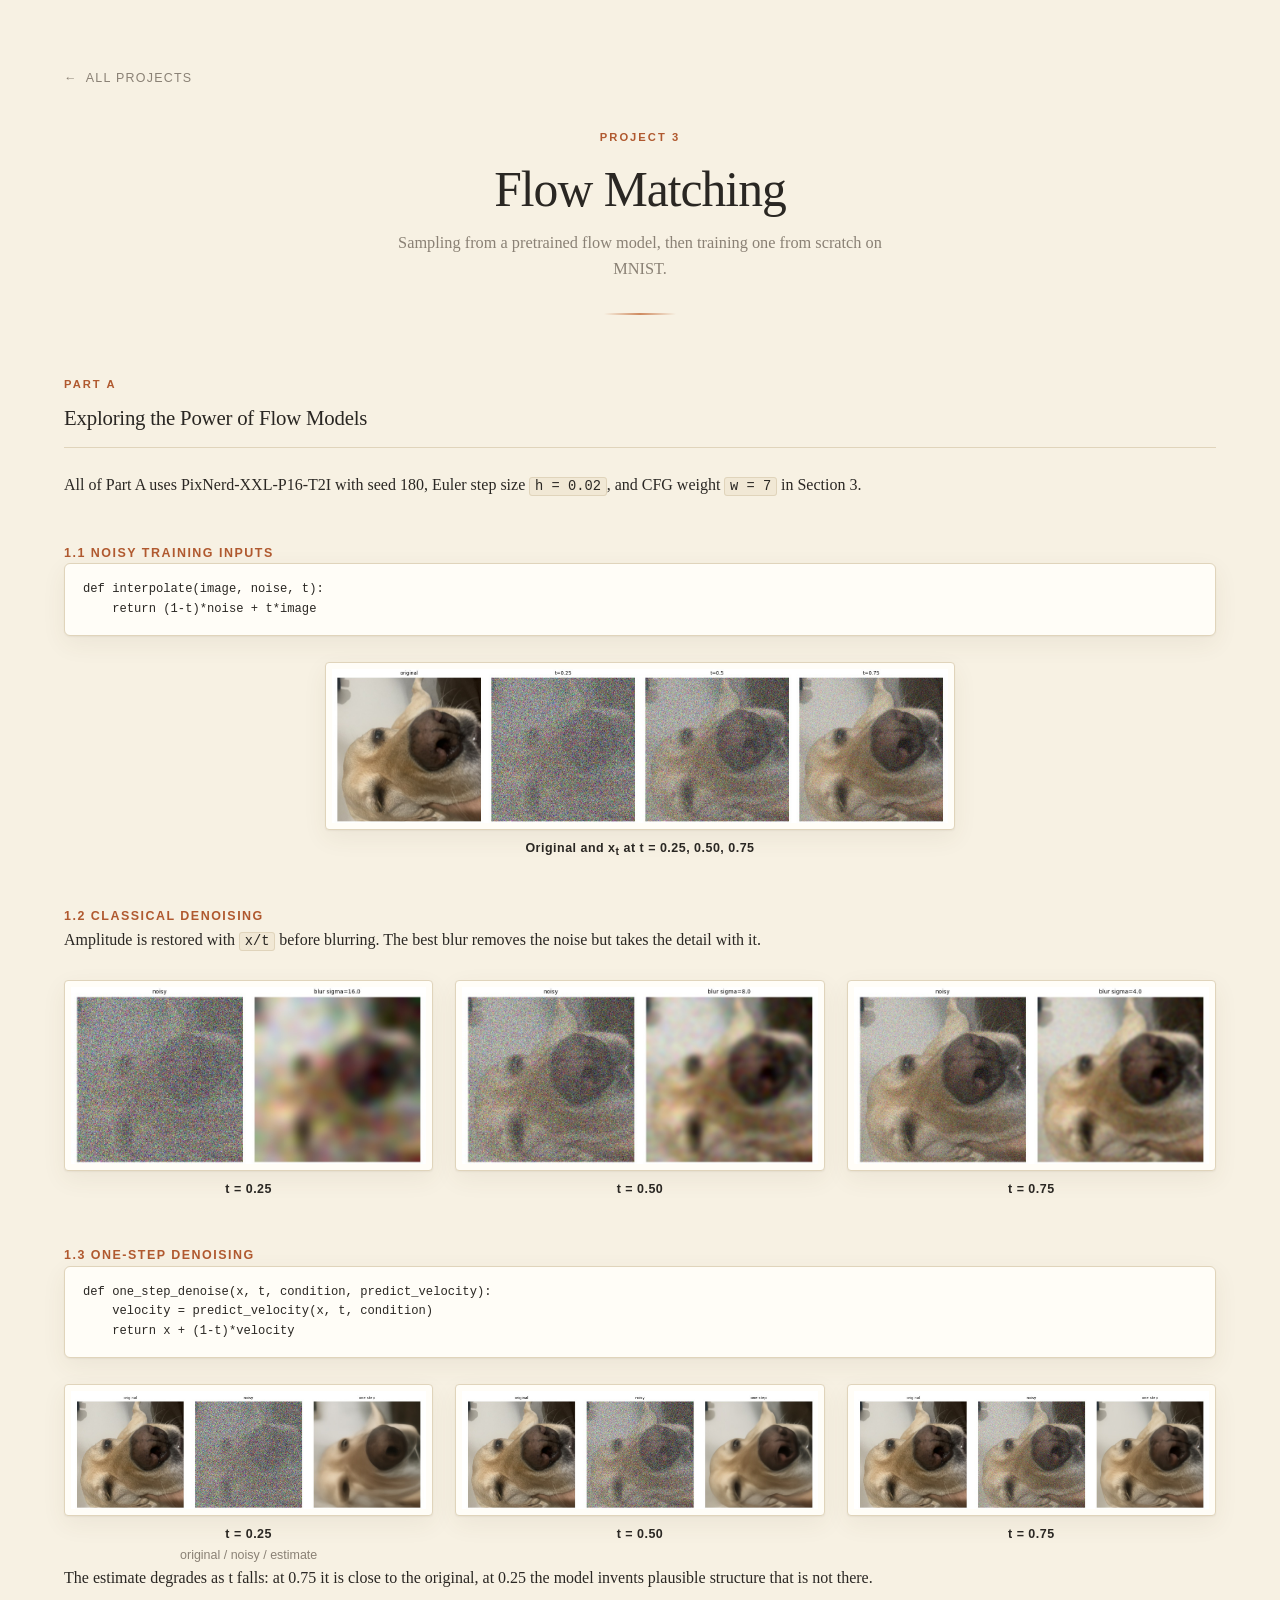
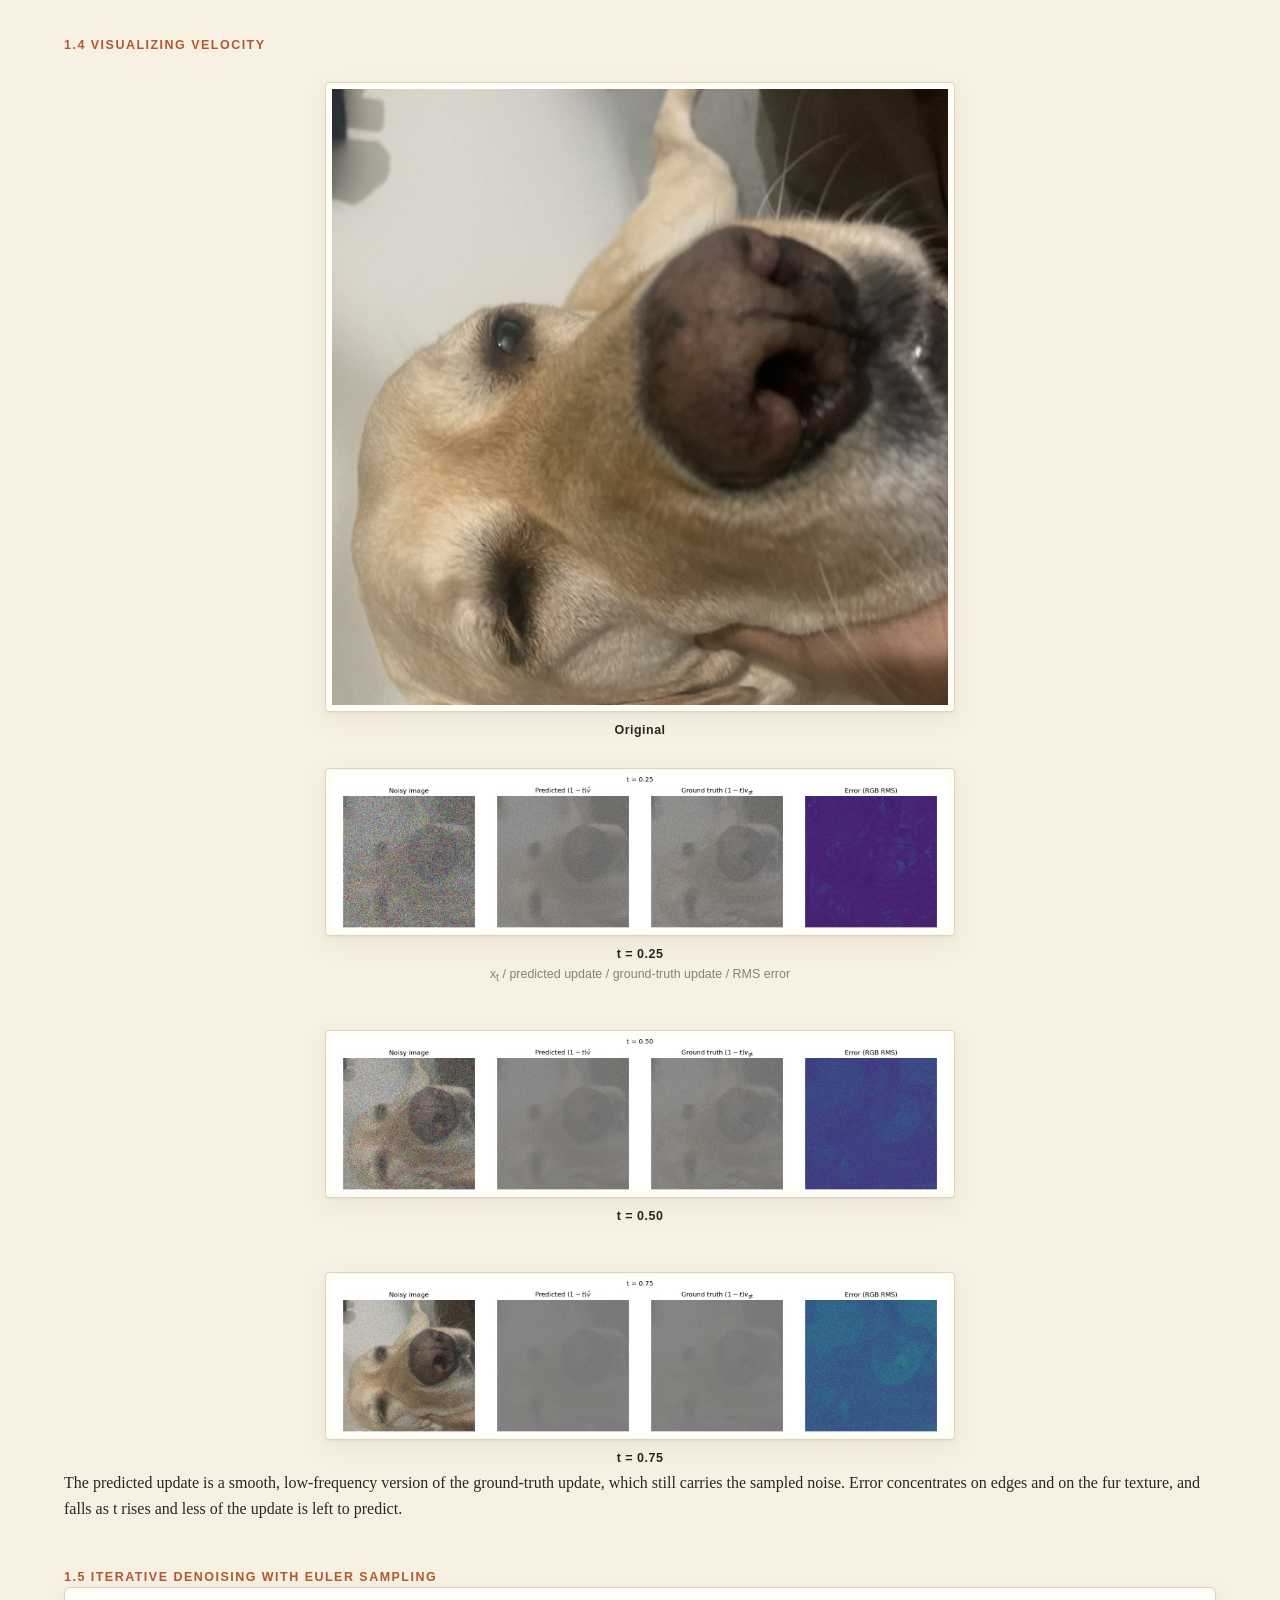
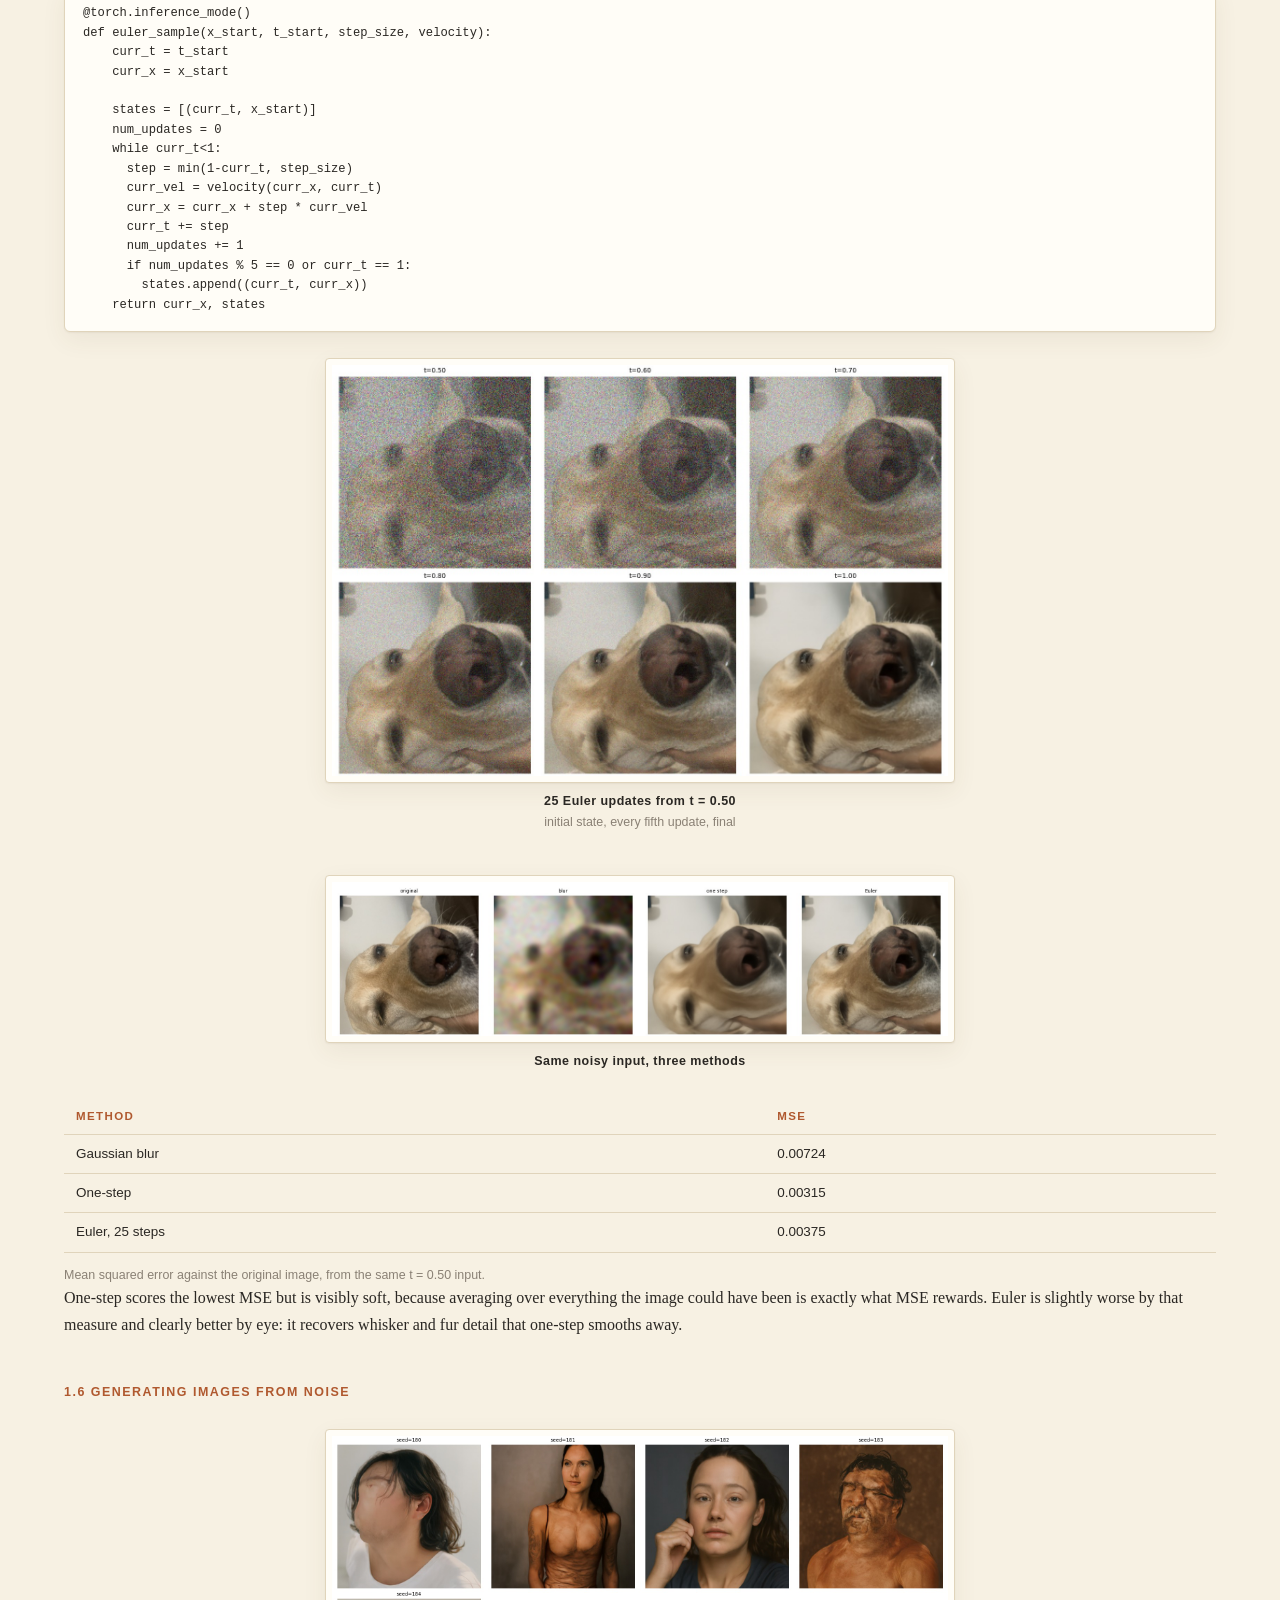
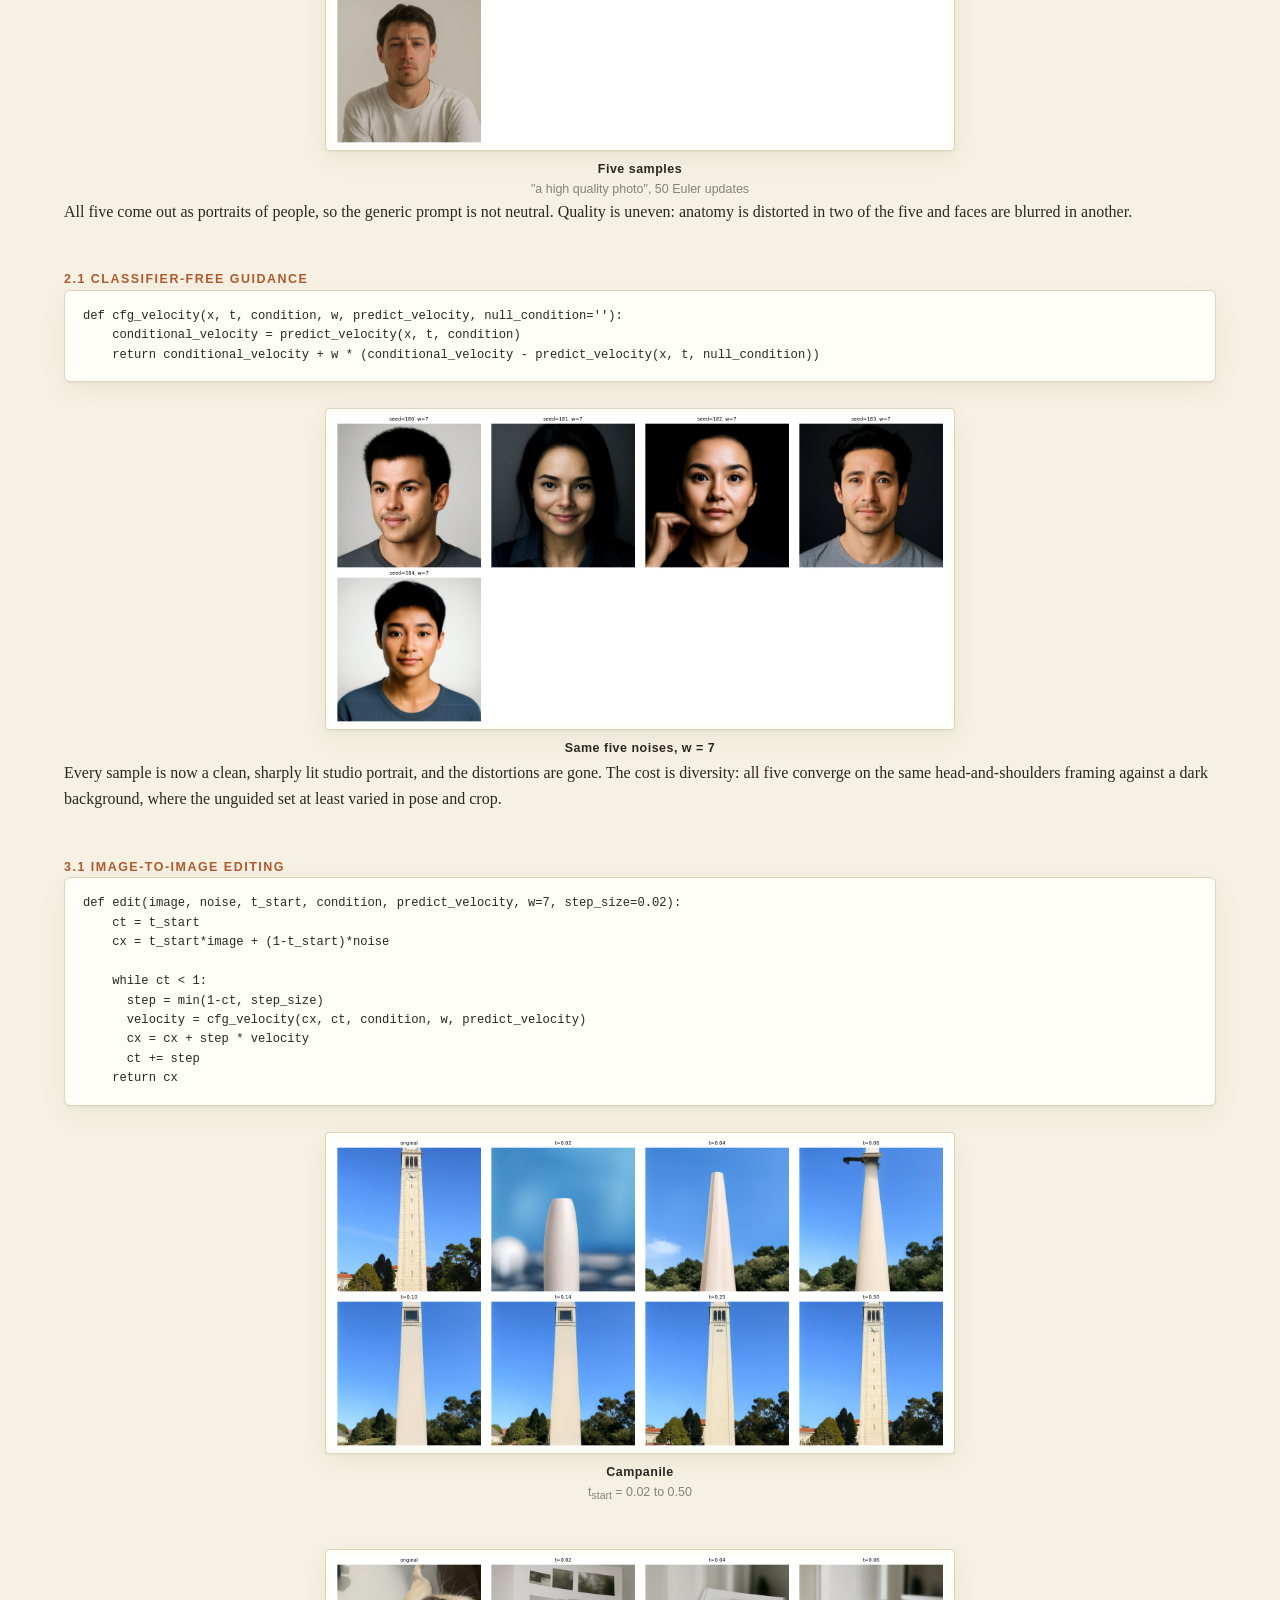
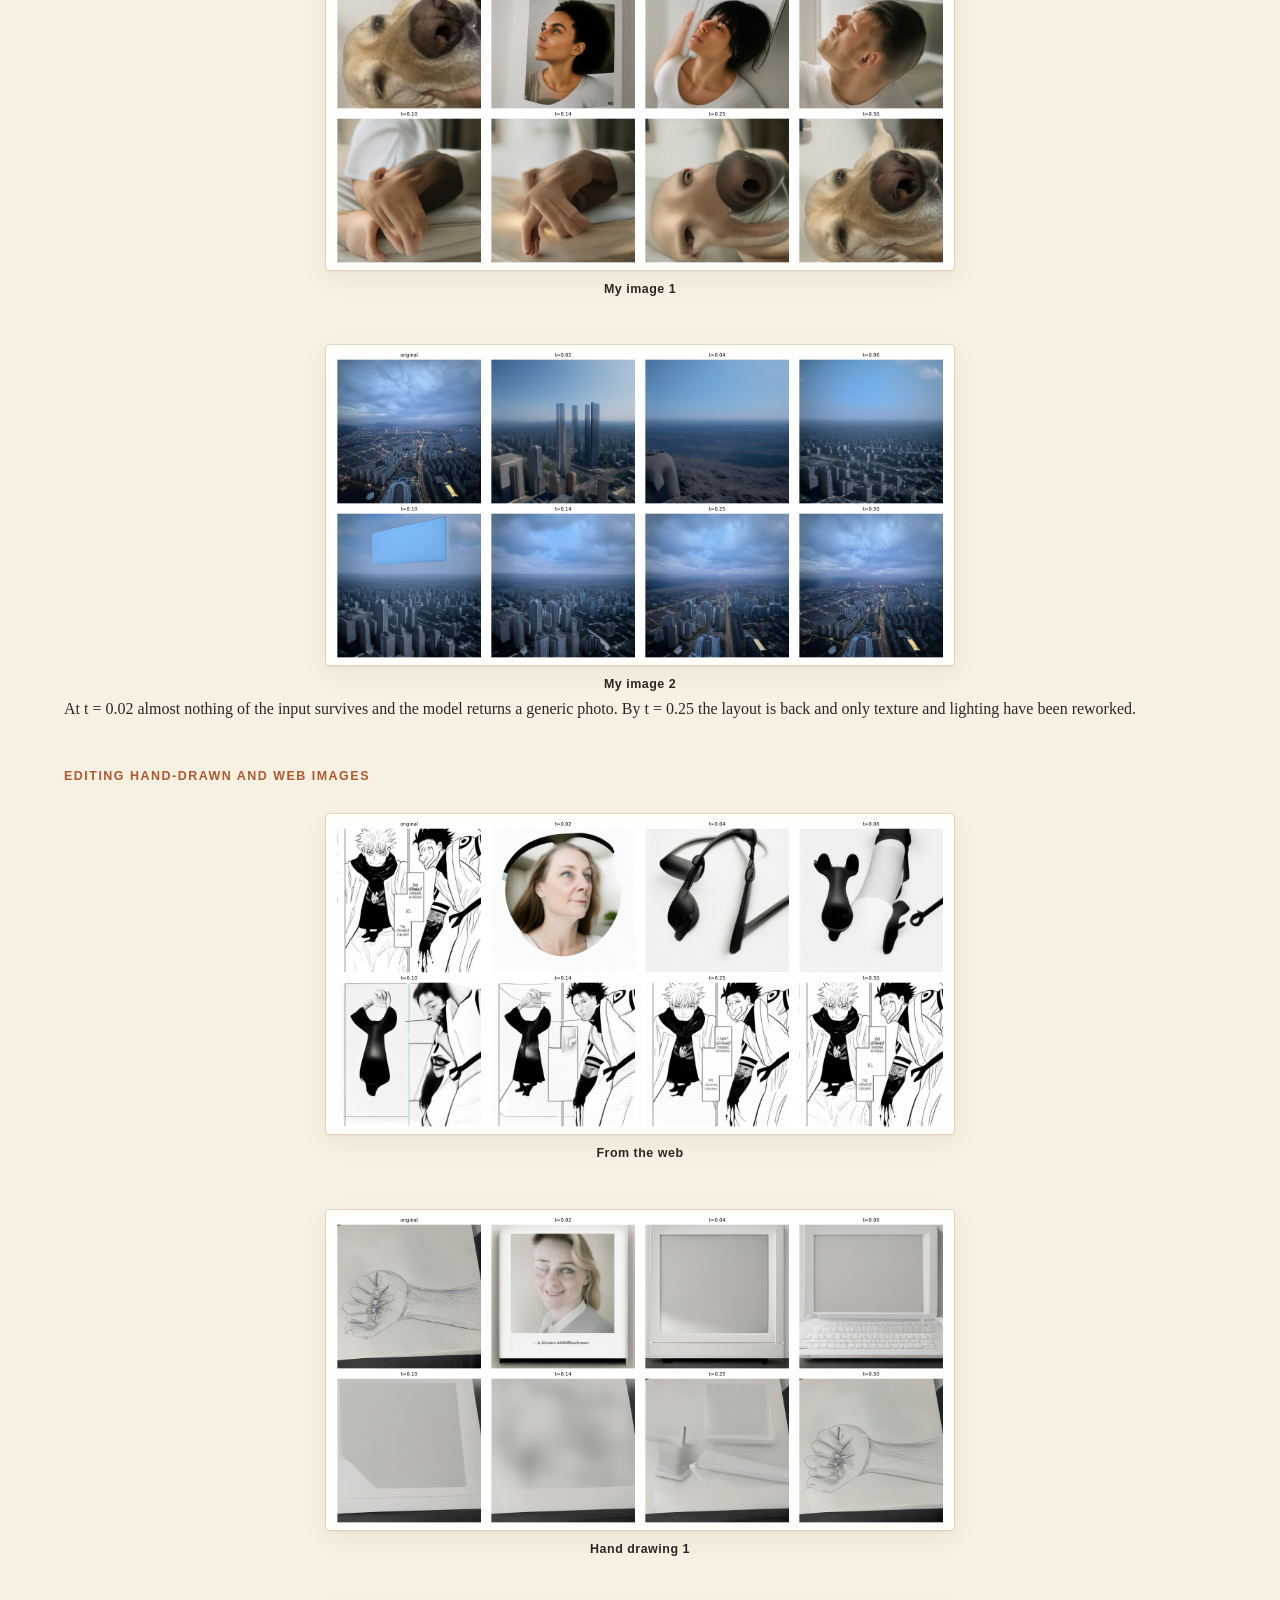
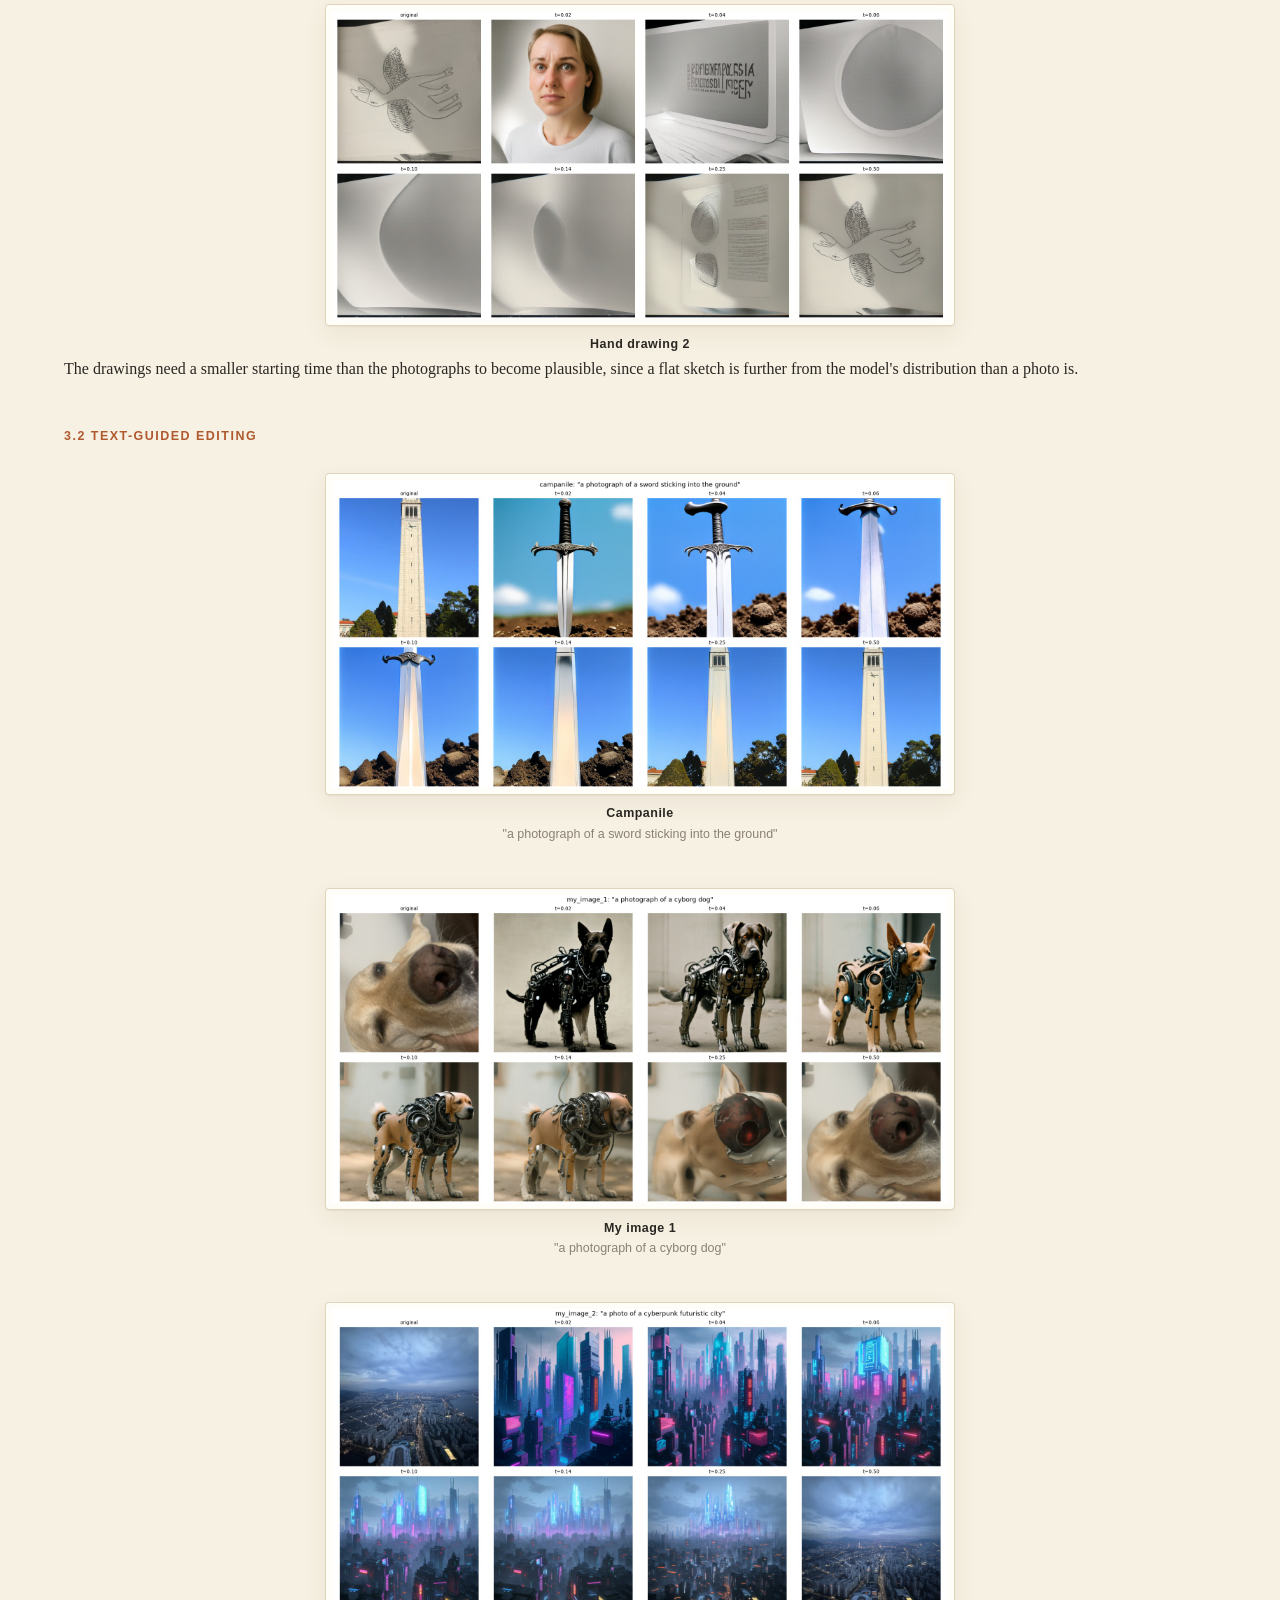
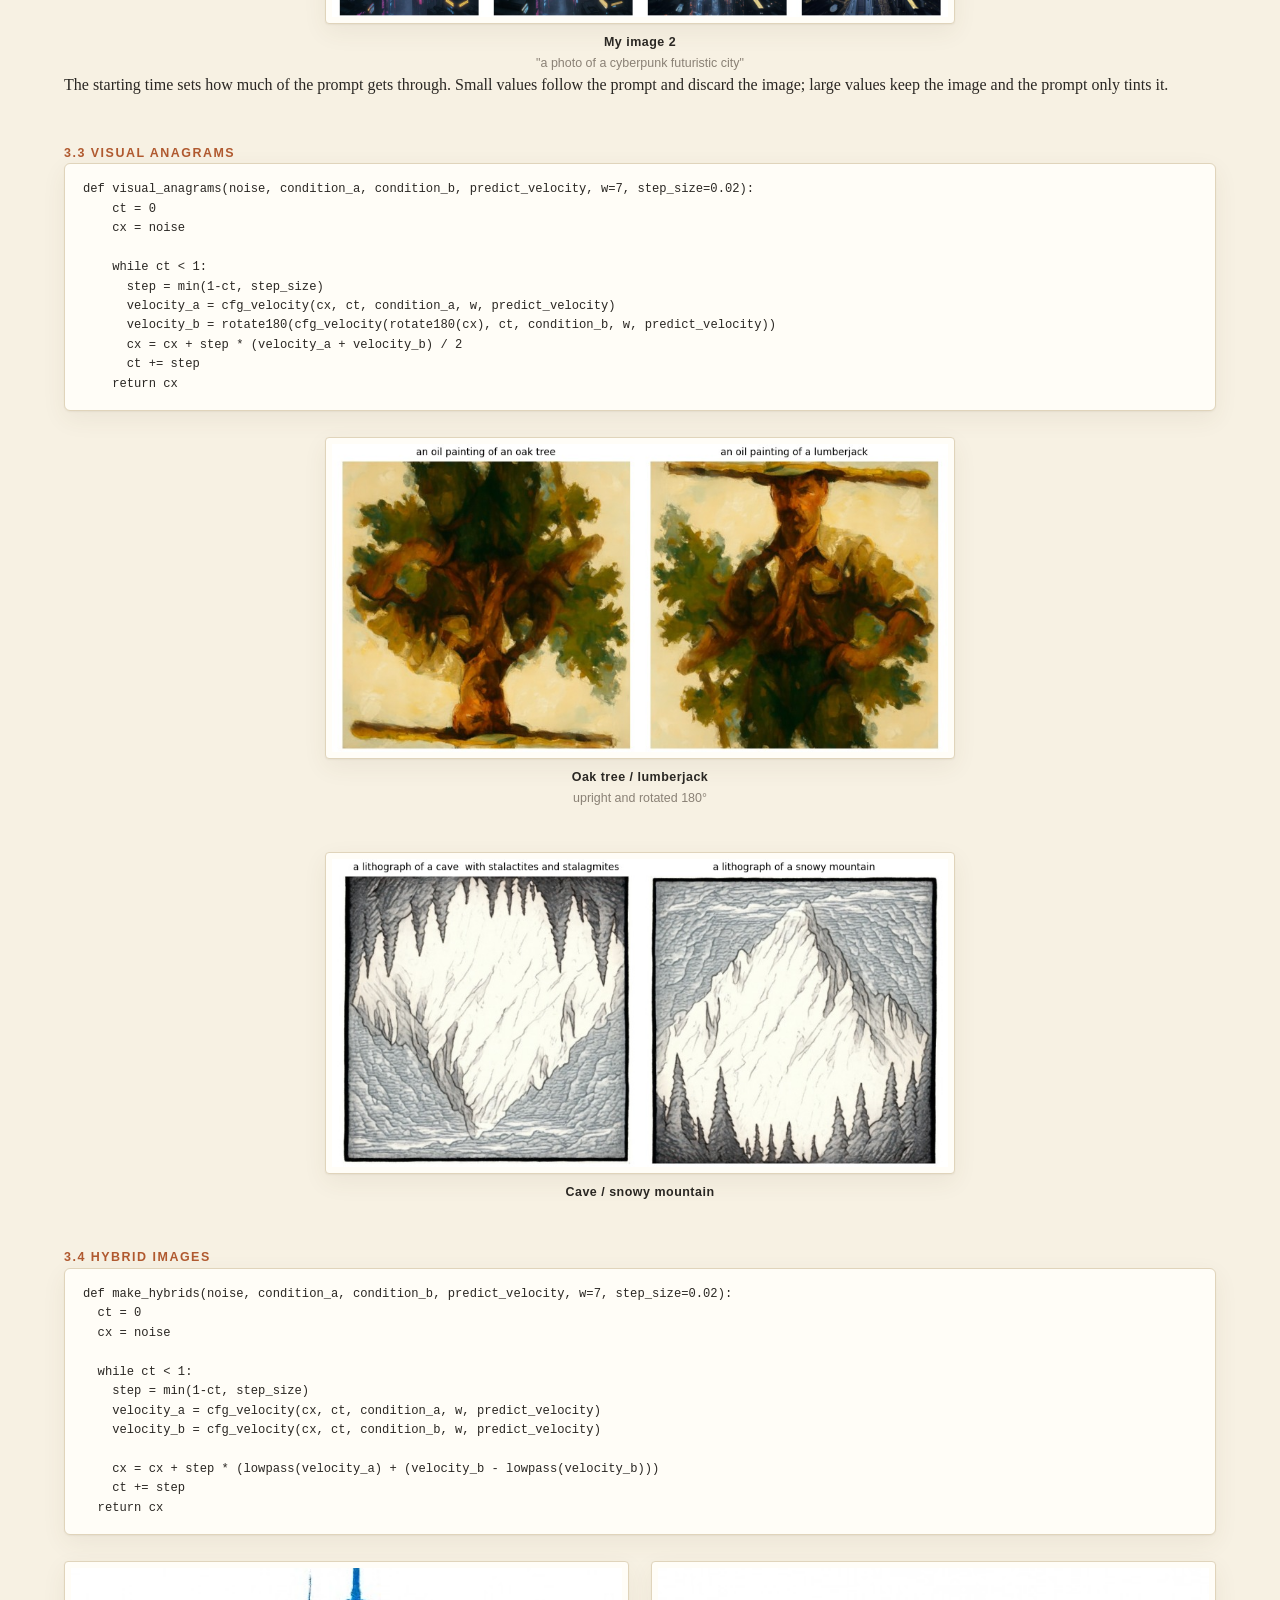
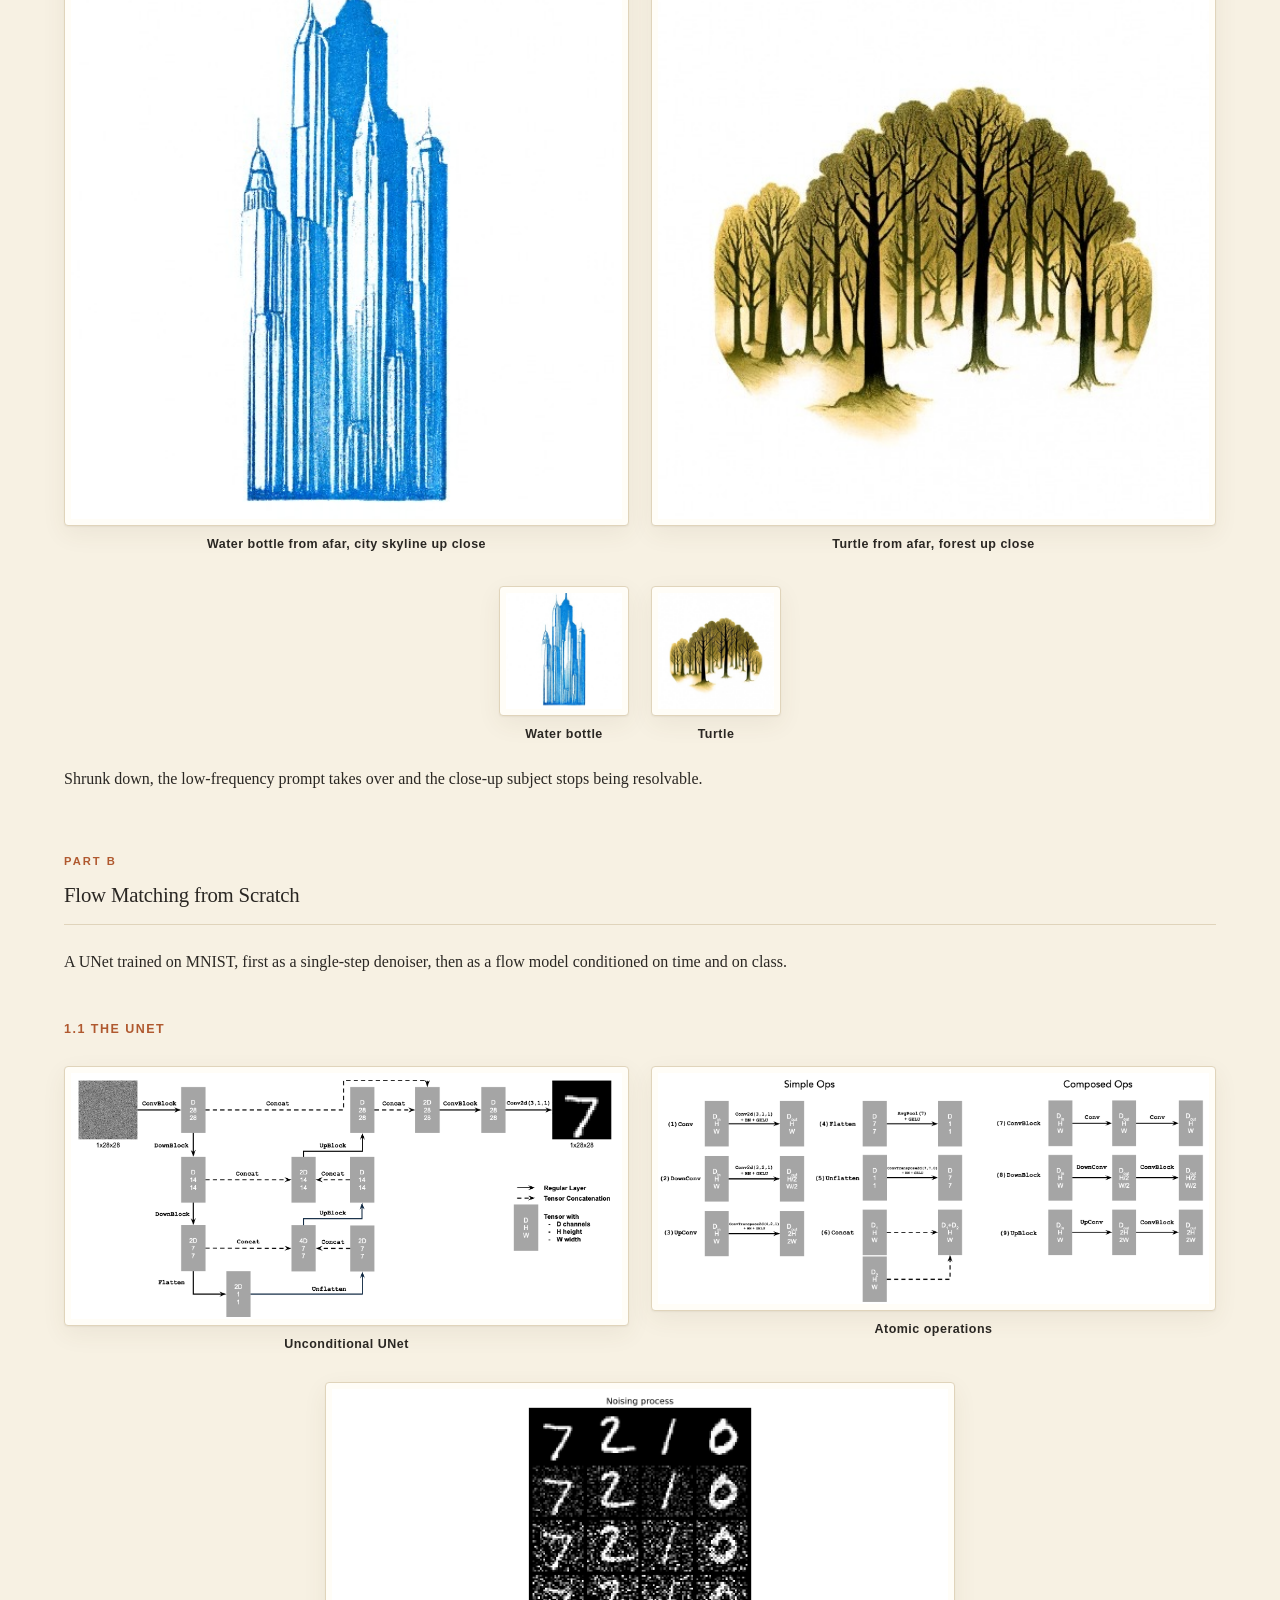
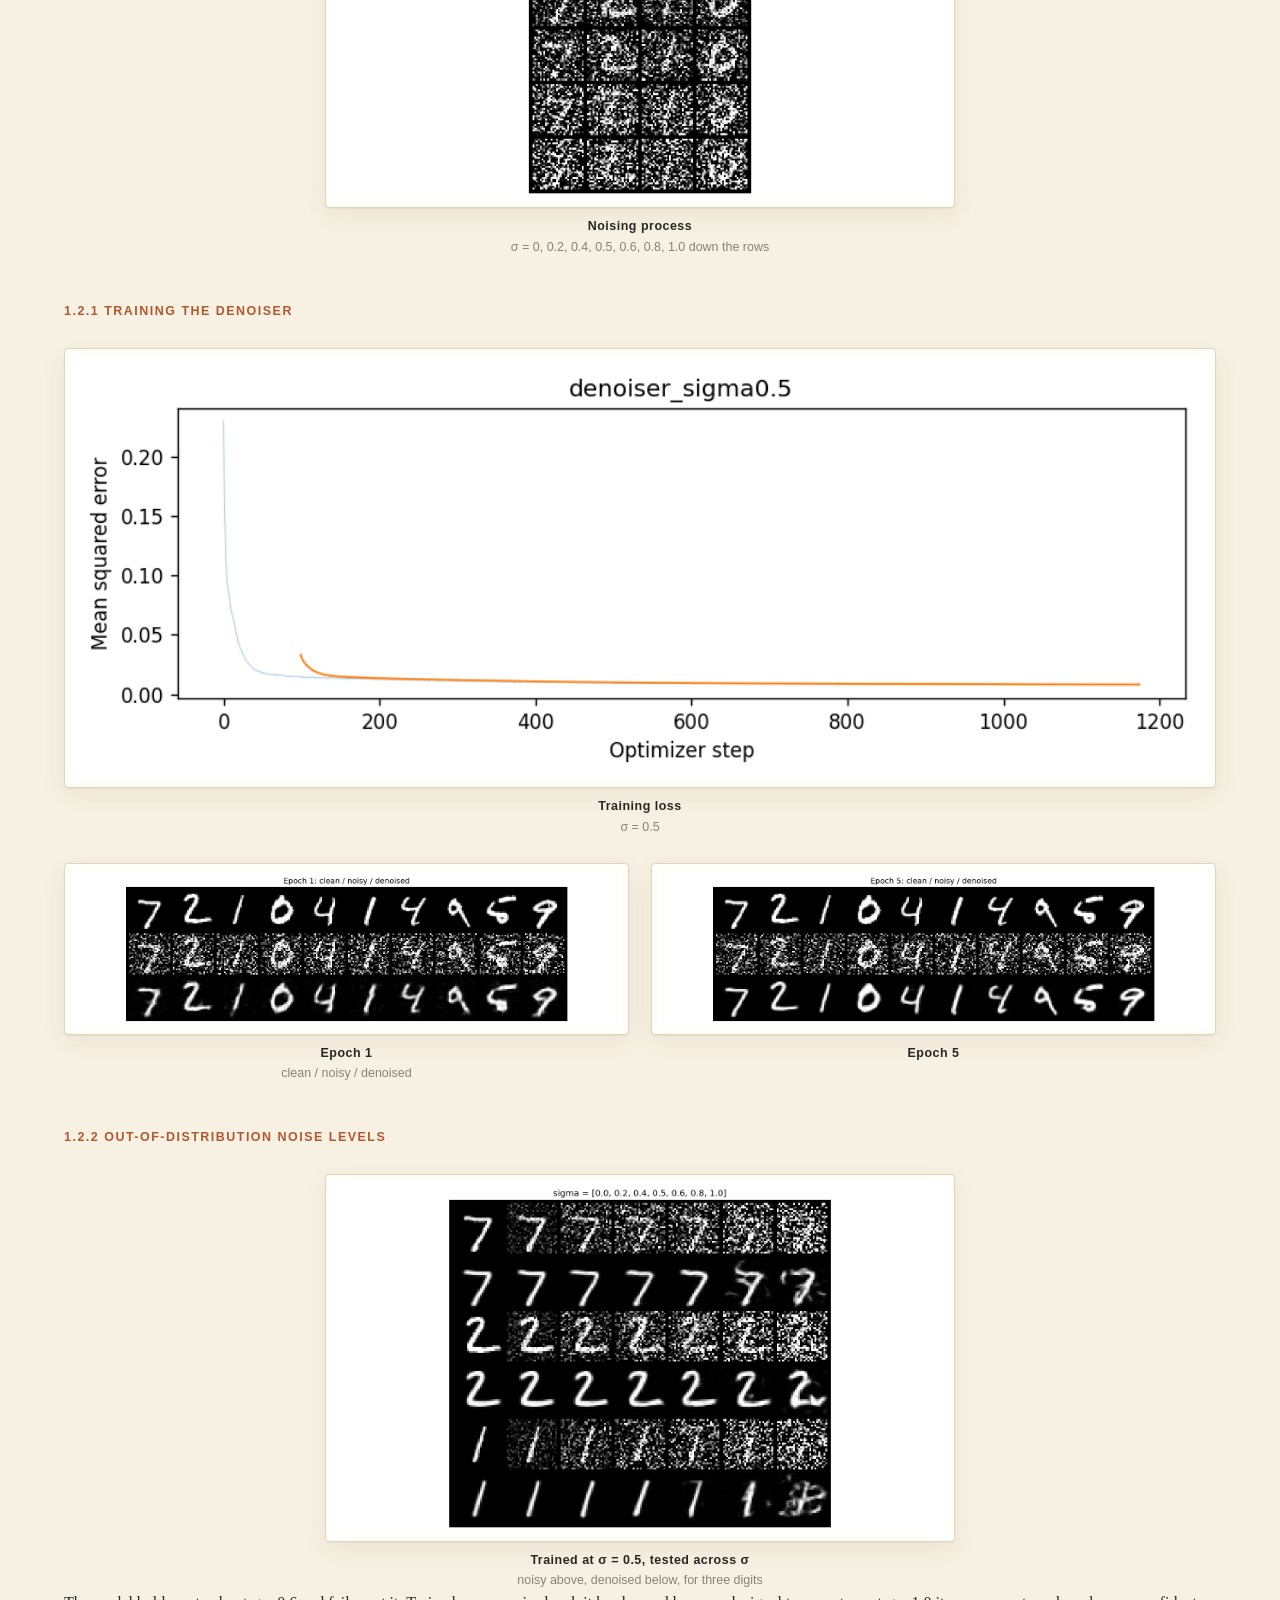
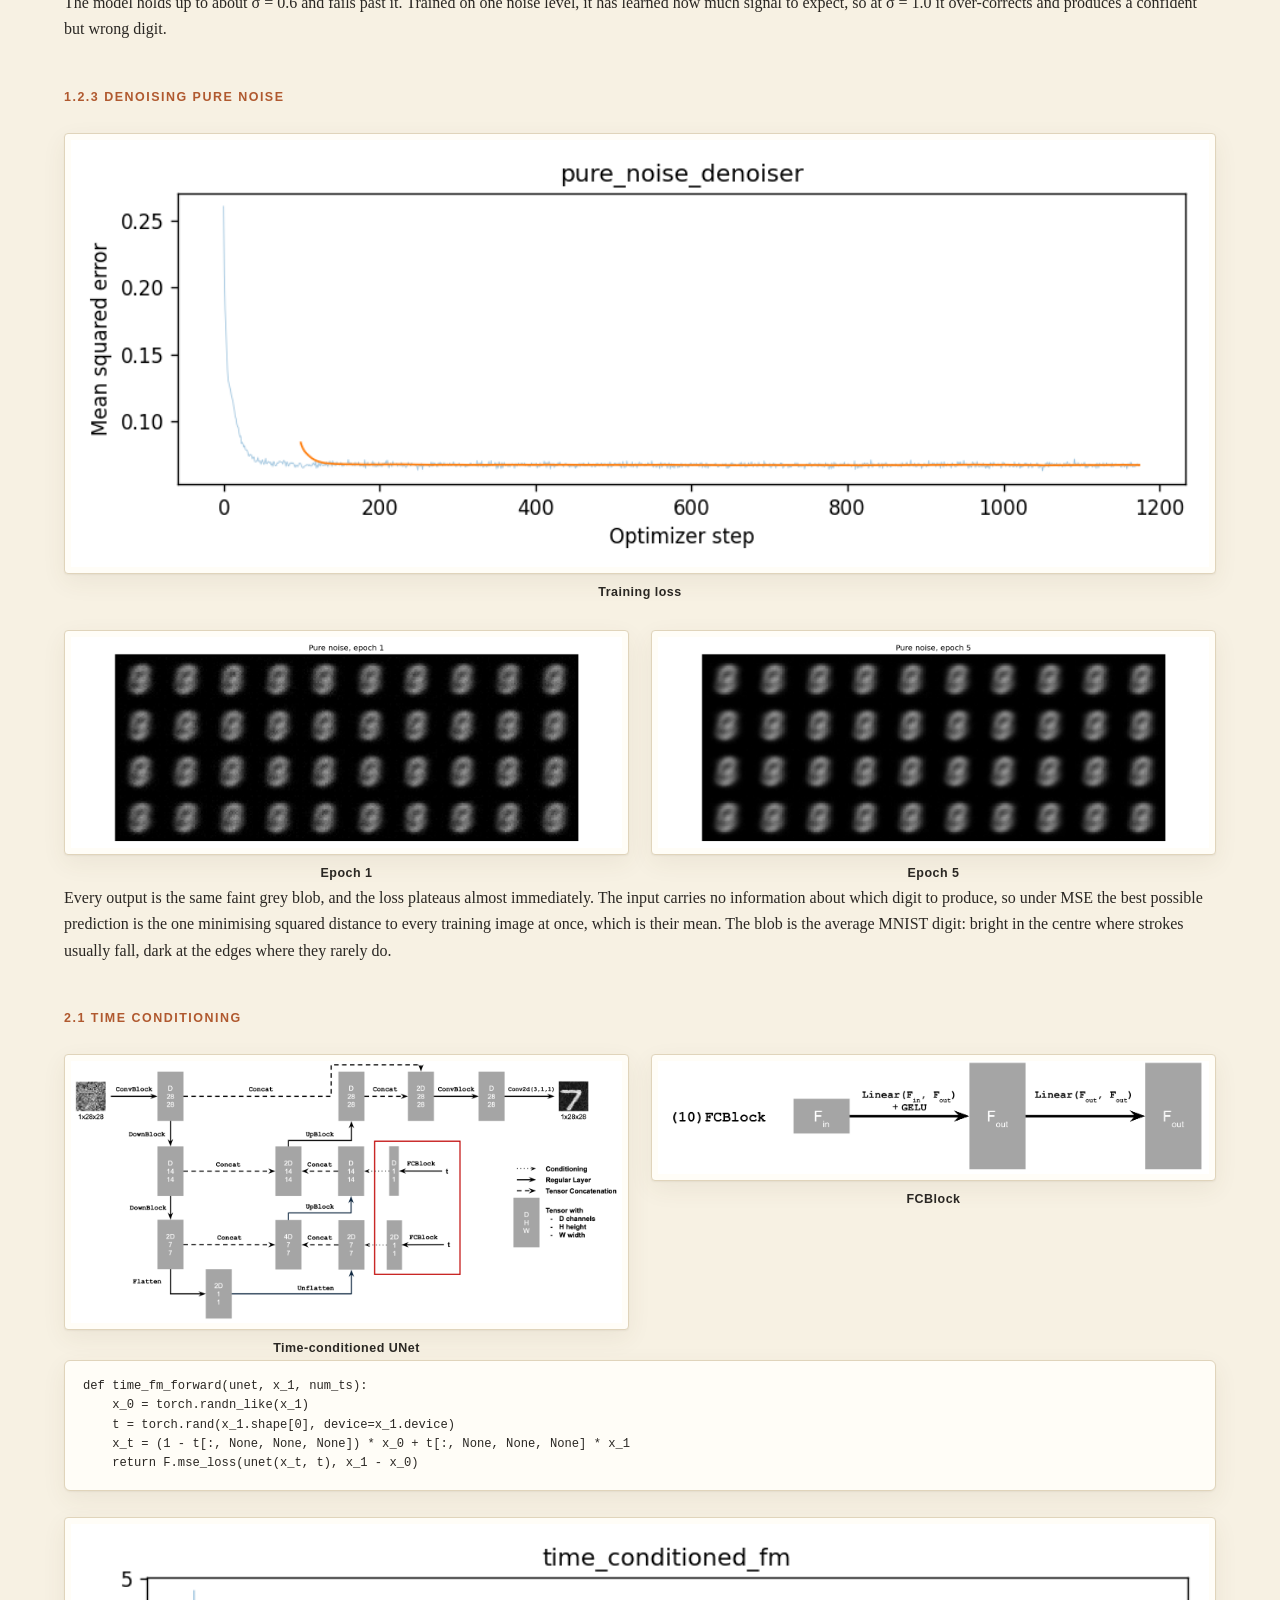
<file: proj3/index.html>
<!DOCTYPE html>
<html lang="en">
<head>
<meta charset="utf-8">
<meta name="viewport" content="width=device-width, initial-scale=1">
<title>Project 3: Flow Matching — CS 180</title>
<link rel="stylesheet" href="../style.css">
<style>
  /* ── proj2 additions, built on the shared palette ──────────────── */
  .prose { max-width: none; }
  .prose p { margin: 0 0 16px; }
  .prose p:last-child { margin-bottom: 0; }
  .prose code {
    font-family: ui-monospace, "SF Mono", Menlo, monospace;
    font-size: .86em;
    background: var(--bg-alt);
    border: 1px solid var(--rule);
    border-radius: 3px;
    padding: .08em .34em;
  }

  .figs {
    display: grid;
    grid-template-columns: repeat(auto-fill, minmax(230px, 1fr));
    gap: 26px 22px;
    margin-top: 26px;
  }
  .figs.two   { grid-template-columns: repeat(auto-fit, minmax(300px, 1fr)); }
  .figs.three { grid-template-columns: repeat(auto-fit, minmax(240px, 1fr)); }
  .figs.four  { grid-template-columns: repeat(auto-fit, minmax(190px, 1fr)); }
  .figs.five  { grid-template-columns: repeat(auto-fit, minmax(150px, 1fr)); }
  .figs.large { grid-template-columns: 1fr; gap: 44px; }
  .figs.large figure { width: min(100%, 70vh); margin: 0 auto; }
  .figs figure { margin: 0; }
  .figs img {
    width: 100%;
    height: auto;
    display: block;
    background: var(--card);
    padding: 6px;
    border: 1px solid var(--rule);
    border-radius: 4px;
    box-shadow: var(--shadow);
    transition: transform .22s ease, box-shadow .22s ease;
  }
  .figs img:hover { transform: translateY(-3px); box-shadow: var(--shadow-lift); }
  figcaption {
    font-family: var(--sans);
    font-size: .78rem;
    line-height: 1.5;
    color: var(--muted);
    margin-top: 9px;
    text-align: center;
  }
  figcaption b {
    display: block;
    font-weight: 600;
    letter-spacing: .04em;
    color: var(--fg);
    margin-bottom: 2px;
  }
  figcaption .d { white-space: nowrap; }

  table.data {
    width: 100%;
    border-collapse: collapse;
    font-family: var(--sans);
    font-size: .84rem;
    margin-top: 26px;
  }
  table.data th, table.data td {
    text-align: left;
    padding: 8px 12px;
    border-bottom: 1px solid var(--rule);
  }
  table.data th {
    font-weight: 600;
    font-size: .72rem;
    letter-spacing: .12em;
    text-transform: uppercase;
    color: var(--accent);
  }
  table.data td.num { font-variant-numeric: tabular-nums; white-space: nowrap; }
  table.data caption {
    caption-side: bottom;
    text-align: left;
    padding-top: 12px;
    color: var(--muted);
    font-size: .78rem;
  }

  .callout {
    border-left: 3px solid var(--accent-soft);
    background: var(--bg-alt);
    border-radius: 0 6px 6px 0;
    padding: 16px 20px;
    margin: 26px 0 0;
  }
  .callout p { margin: 0 0 12px; }
  .callout p:last-child { margin-bottom: 0; }

  .note {
    font-family: var(--sans);
    font-size: .8rem;
    color: var(--muted);
    margin: 14px 0 0;
  }
  .note code { font-size: .92em; }

  h3.sub {
    font-family: var(--sans);
    font-size: .78rem;
    font-weight: 600;
    letter-spacing: .12em;
    text-transform: uppercase;
    color: var(--accent);
    margin: 44px 0 0;
  }

  pre.code {
    font-family: ui-monospace, "SF Mono", Menlo, monospace;
    font-size: .76rem;
    line-height: 1.6;
    background: var(--card);
    border: 1px solid var(--rule);
    border-radius: 6px;
    padding: 16px 18px;
    white-space: pre-wrap;
    overflow-wrap: anywhere;
    margin: 0 0 22px;
    box-shadow: var(--shadow);
  }
  pre.code .c { color: var(--muted); }


  .prose a { color: var(--accent); text-decoration: none; border-bottom: 1px solid var(--rule); }
  .prose a:hover { border-bottom-color: var(--accent); }
</style>
</head>
<body>
<div class="wrap">

  <a class="back" href="../index.html">All projects</a>

  <header class="page-head">
    <span class="eyebrow">Project 3</span>
    <h1>Flow Matching</h1>
    <p class="tagline">Sampling from a pretrained flow model, then training one from scratch on MNIST.</p>
  </header>

  <section>
    <h2><span class="eyebrow">Part A</span>Exploring the Power of Flow Models</h2>
    <div class="prose">
      <p>All of Part A uses PixNerd-XXL-P16-T2I with seed 180, Euler step size <code>h = 0.02</code>, and CFG weight <code>w = 7</code> in Section 3.</p>
    </div>

    <h3 class="sub">1.1 Noisy training inputs</h3>
    <pre class="code">def interpolate(image, noise, t):
    return (1-t)*noise + t*image</pre>
    <div class="figs large">
      <figure><img src="assets/parta/training_inputs.jpg" alt="Original and three noisy images"><figcaption><b>Original and x<sub>t</sub> at t = 0.25, 0.50, 0.75</b></figcaption></figure>
    </div>

    <h3 class="sub">1.2 Classical denoising</h3>
    <div class="prose"><p>Amplitude is restored with <code>x/t</code> before blurring. The best blur removes the noise but takes the detail with it.</p></div>
    <div class="figs three">
      <figure><img src="assets/parta/blur_0.25.jpg" alt=""><figcaption><b>t = 0.25</b></figcaption></figure>
      <figure><img src="assets/parta/blur_0.5.jpg" alt=""><figcaption><b>t = 0.50</b></figcaption></figure>
      <figure><img src="assets/parta/blur_0.75.jpg" alt=""><figcaption><b>t = 0.75</b></figcaption></figure>
    </div>

    <h3 class="sub">1.3 One-step denoising</h3>
    <pre class="code">def one_step_denoise(x, t, condition, predict_velocity):
    velocity = predict_velocity(x, t, condition)
    return x + (1-t)*velocity</pre>
    <div class="figs three">
      <figure><img src="assets/parta/one_step_0.25.jpg" alt=""><figcaption><b>t = 0.25</b>original / noisy / estimate</figcaption></figure>
      <figure><img src="assets/parta/one_step_0.5.jpg" alt=""><figcaption><b>t = 0.50</b></figcaption></figure>
      <figure><img src="assets/parta/one_step_0.75.jpg" alt=""><figcaption><b>t = 0.75</b></figcaption></figure>
    </div>
    <div class="prose"><p>The estimate degrades as t falls: at 0.75 it is close to the original, at 0.25 the model invents plausible structure that is not there.</p></div>

    <h3 class="sub">1.4 Visualizing velocity</h3>
    <div class="figs large">
      <figure><img src="assets/parta/velocity_original.jpg" alt="Original image"><figcaption><b>Original</b></figcaption></figure>
    </div>
    <div class="figs large">
      <figure><img src="assets/parta/velocity_0.25.jpg" alt=""><figcaption><b>t = 0.25</b>x<sub>t</sub> / predicted update / ground-truth update / RMS error</figcaption></figure>
      <figure><img src="assets/parta/velocity_0.50.jpg" alt=""><figcaption><b>t = 0.50</b></figcaption></figure>
      <figure><img src="assets/parta/velocity_0.75.jpg" alt=""><figcaption><b>t = 0.75</b></figcaption></figure>
    </div>
    <div class="prose"><p>The predicted update is a smooth, low-frequency version of the ground-truth update, which still carries the sampled noise. Error concentrates on edges and on the fur texture, and falls as t rises and less of the update is left to predict.</p></div>

    <h3 class="sub">1.5 Iterative denoising with Euler sampling</h3>
    <pre class="code">@torch.inference_mode()
def euler_sample(x_start, t_start, step_size, velocity):
    curr_t = t_start
    curr_x = x_start

    states = [(curr_t, x_start)]
    num_updates = 0
    while curr_t&lt;1:
      step = min(1-curr_t, step_size)
      curr_vel = velocity(curr_x, curr_t)
      curr_x = curr_x + step * curr_vel
      curr_t += step
      num_updates += 1
      if num_updates % 5 == 0 or curr_t == 1:
        states.append((curr_t, curr_x))
    return curr_x, states</pre>
    <div class="figs large">
      <figure><img src="assets/parta/trajectory.jpg" alt="Euler trajectory"><figcaption><b>25 Euler updates from t = 0.50</b>initial state, every fifth update, final</figcaption></figure>
      <figure><img src="assets/parta/comparison.jpg" alt="Four-way comparison"><figcaption><b>Same noisy input, three methods</b></figcaption></figure>
    </div>
    <table class="data">
      <caption>Mean squared error against the original image, from the same t = 0.50 input.</caption>
      <thead><tr><th>Method</th><th>MSE</th></tr></thead>
      <tbody>
        <tr><td>Gaussian blur</td><td class="num">0.00724</td></tr>
        <tr><td>One-step</td><td class="num">0.00315</td></tr>
        <tr><td>Euler, 25 steps</td><td class="num">0.00375</td></tr>
      </tbody>
    </table>
    <div class="prose"><p>One-step scores the lowest MSE but is visibly soft, because averaging over everything the image could have been is exactly what MSE rewards. Euler is slightly worse by that measure and clearly better by eye: it recovers whisker and fur detail that one-step smooths away.</p></div>

    <h3 class="sub">1.6 Generating images from noise</h3>
    <div class="figs large">
      <figure><img src="assets/parta/conditional_samples.jpg" alt="Five samples from noise"><figcaption><b>Five samples</b>"a high quality photo", 50 Euler updates</figcaption></figure>
    </div>
    <div class="prose"><p>All five come out as portraits of people, so the generic prompt is not neutral. Quality is uneven: anatomy is distorted in two of the five and faces are blurred in another.</p></div>

    <h3 class="sub">2.1 Classifier-free guidance</h3>
    <pre class="code">def cfg_velocity(x, t, condition, w, predict_velocity, null_condition=''):
    conditional_velocity = predict_velocity(x, t, condition)
    return conditional_velocity + w * (conditional_velocity - predict_velocity(x, t, null_condition))</pre>
    <div class="figs large">
      <figure><img src="assets/parta/cfg_samples.jpg" alt="Five CFG samples"><figcaption><b>Same five noises, w = 7</b></figcaption></figure>
    </div>
    <div class="prose"><p>Every sample is now a clean, sharply lit studio portrait, and the distortions are gone. The cost is diversity: all five converge on the same head-and-shoulders framing against a dark background, where the unguided set at least varied in pose and crop.</p></div>

    <h3 class="sub">3.1 Image-to-image editing</h3>
    <pre class="code">def edit(image, noise, t_start, condition, predict_velocity, w=7, step_size=0.02):
    ct = t_start
    cx = t_start*image + (1-t_start)*noise

    while ct &lt; 1:
      step = min(1-ct, step_size)
      velocity = cfg_velocity(cx, ct, condition, w, predict_velocity)
      cx = cx + step * velocity
      ct += step
    return cx</pre>
    <div class="figs large">
      <figure><img src="assets/parta/edit_campanile.jpg" alt=""><figcaption><b>Campanile</b>t<sub>start</sub> = 0.02 to 0.50</figcaption></figure>
      <figure><img src="assets/parta/edit_my_image_1.jpg" alt=""><figcaption><b>My image 1</b></figcaption></figure>
      <figure><img src="assets/parta/edit_my_image_2.jpg" alt=""><figcaption><b>My image 2</b></figcaption></figure>
    </div>
    <div class="prose"><p>At t = 0.02 almost nothing of the input survives and the model returns a generic photo. By t = 0.25 the layout is back and only texture and lighting have been reworked.</p></div>

    <h3 class="sub">Editing hand-drawn and web images</h3>
    <div class="figs large">
      <figure><img src="assets/parta/edit_web_image.jpg" alt=""><figcaption><b>From the web</b></figcaption></figure>
      <figure><img src="assets/parta/edit_drawing_1.jpg" alt=""><figcaption><b>Hand drawing 1</b></figcaption></figure>
      <figure><img src="assets/parta/edit_drawing_2.jpg" alt=""><figcaption><b>Hand drawing 2</b></figcaption></figure>
    </div>
    <div class="prose"><p>The drawings need a smaller starting time than the photographs to become plausible, since a flat sketch is further from the model's distribution than a photo is.</p></div>

    <h3 class="sub">3.2 Text-guided editing</h3>
    <div class="figs large">
      <figure><img src="assets/parta/text_edit_campanile.jpg" alt=""><figcaption><b>Campanile</b>"a photograph of a sword sticking into the ground"</figcaption></figure>
      <figure><img src="assets/parta/text_edit_my_image_1.jpg" alt=""><figcaption><b>My image 1</b>"a photograph of a cyborg dog"</figcaption></figure>
      <figure><img src="assets/parta/text_edit_my_image_2.jpg" alt=""><figcaption><b>My image 2</b>"a photo of a cyberpunk futuristic city"</figcaption></figure>
    </div>
    <div class="prose"><p>The starting time sets how much of the prompt gets through. Small values follow the prompt and discard the image; large values keep the image and the prompt only tints it.</p></div>

    <h3 class="sub">3.3 Visual anagrams</h3>
    <pre class="code">def visual_anagrams(noise, condition_a, condition_b, predict_velocity, w=7, step_size=0.02):
    ct = 0
    cx = noise

    while ct &lt; 1:
      step = min(1-ct, step_size)
      velocity_a = cfg_velocity(cx, ct, condition_a, w, predict_velocity)
      velocity_b = rotate180(cfg_velocity(rotate180(cx), ct, condition_b, w, predict_velocity))
      cx = cx + step * (velocity_a + velocity_b) / 2
      ct += step
    return cx</pre>
    <div class="figs large">
      <figure><img src="assets/parta/anagram_views_0.jpg" alt=""><figcaption><b>Oak tree / lumberjack</b>upright and rotated 180&deg;</figcaption></figure>
      <figure><img src="assets/parta/anagram_views_1.jpg" alt=""><figcaption><b>Cave / snowy mountain</b></figcaption></figure>
    </div>

    <h3 class="sub">3.4 Hybrid images</h3>
    <pre class="code">def make_hybrids(noise, condition_a, condition_b, predict_velocity, w=7, step_size=0.02):
  ct = 0
  cx = noise

  while ct &lt; 1:
    step = min(1-ct, step_size)
    velocity_a = cfg_velocity(cx, ct, condition_a, w, predict_velocity)
    velocity_b = cfg_velocity(cx, ct, condition_b, w, predict_velocity)

    cx = cx + step * (lowpass(velocity_a) + (velocity_b - lowpass(velocity_b)))
    ct += step
  return cx</pre>
    <div class="figs two">
      <figure><img src="assets/parta/hybrid_0.jpg" alt=""><figcaption><b>Water bottle from afar, city skyline up close</b></figcaption></figure>
      <figure><img src="assets/parta/hybrid_1.jpg" alt=""><figcaption><b>Turtle from afar, forest up close</b></figcaption></figure>
    </div>
    <div class="figs" style="grid-template-columns:repeat(2,130px);justify-content:center;margin-top:30px">
      <figure><img src="assets/parta/hybrid_0.jpg" alt="Hybrid shrunk"><figcaption><b>Water bottle</b></figcaption></figure>
      <figure><img src="assets/parta/hybrid_1.jpg" alt="Hybrid shrunk"><figcaption><b>Turtle</b></figcaption></figure>
    </div>
    <div class="prose" style="margin-top:20px"><p>Shrunk down, the low-frequency prompt takes over and the close-up subject stops being resolvable.</p></div>
  </section>

  <section>
    <h2><span class="eyebrow">Part B</span>Flow Matching from Scratch</h2>
    <div class="prose">
      <p>A UNet trained on MNIST, first as a single-step denoiser, then as a flow model conditioned on time and on class.</p>
    </div>

    <h3 class="sub">1.1 The UNet</h3>
    <div class="figs two">
      <figure><img src="assets/spec/unconditional_arch.png" alt="Unconditional UNet architecture"><figcaption><b>Unconditional UNet</b></figcaption></figure>
      <figure><img src="assets/spec/atomic_ops_new.png" alt="Atomic operations"><figcaption><b>Atomic operations</b></figcaption></figure>
    </div>
    <div class="figs large">
      <figure><img src="assets/partb/noising.png" alt="Noising process"><figcaption><b>Noising process</b>&sigma; = 0, 0.2, 0.4, 0.5, 0.6, 0.8, 1.0 down the rows</figcaption></figure>
    </div>

    <h3 class="sub">1.2.1 Training the denoiser</h3>
    <div class="figs two">
      <figure><img src="assets/partb/denoiser_sigma0.5_loss.png" alt="Loss curve"><figcaption><b>Training loss</b>&sigma; = 0.5</figcaption></figure>
    </div>
    <div class="figs two">
      <figure><img src="assets/partb/denoise_epoch1.png" alt=""><figcaption><b>Epoch 1</b>clean / noisy / denoised</figcaption></figure>
      <figure><img src="assets/partb/denoise_epoch5.png" alt=""><figcaption><b>Epoch 5</b></figcaption></figure>
    </div>

    <h3 class="sub">1.2.2 Out-of-distribution noise levels</h3>
    <div class="figs large">
      <figure><img src="assets/partb/ood_denoising.png" alt="OOD denoising"><figcaption><b>Trained at &sigma; = 0.5, tested across &sigma;</b>noisy above, denoised below, for three digits</figcaption></figure>
    </div>
    <div class="prose"><p>The model holds up to about &sigma; = 0.6 and fails past it. Trained on one noise level, it has learned how much signal to expect, so at &sigma; = 1.0 it over-corrects and produces a confident but wrong digit.</p></div>

    <h3 class="sub">1.2.3 Denoising pure noise</h3>
    <div class="figs two">
      <figure><img src="assets/partb/pure_noise_denoiser_loss.png" alt="Loss curve"><figcaption><b>Training loss</b></figcaption></figure>
    </div>
    <div class="figs two">
      <figure><img src="assets/partb/pure_noise_epoch1.png" alt=""><figcaption><b>Epoch 1</b></figcaption></figure>
      <figure><img src="assets/partb/pure_noise_epoch5.png" alt=""><figcaption><b>Epoch 5</b></figcaption></figure>
    </div>
    <div class="prose">
      <p>Every output is the same faint grey blob, and the loss plateaus almost immediately. The input carries no information about which digit to produce, so under MSE the best possible prediction is the one minimising squared distance to every training image at once, which is their mean. The blob is the average MNIST digit: bright in the centre where strokes usually fall, dark at the edges where they rarely do.</p>
    </div>

    <h3 class="sub">2.1 Time conditioning</h3>
    <div class="figs two">
      <figure><img src="assets/spec/conditional_arch_fm.png" alt="Conditional UNet architecture"><figcaption><b>Time-conditioned UNet</b></figcaption></figure>
      <figure><img src="assets/spec/fc_long.png" alt="FCBlock"><figcaption><b>FCBlock</b></figcaption></figure>
    </div>
    <pre class="code">def time_fm_forward(unet, x_1, num_ts):
    x_0 = torch.randn_like(x_1)
    t = torch.rand(x_1.shape[0], device=x_1.device)
    x_t = (1 - t[:, None, None, None]) * x_0 + t[:, None, None, None] * x_1
    return F.mse_loss(unet(x_t, t), x_1 - x_0)</pre>
    <div class="figs two">
      <figure><img src="assets/partb/time_conditioned_fm_loss.png" alt="Loss curve"><figcaption><b>Training loss</b>10 epochs</figcaption></figure>
    </div>

    <h3 class="sub">2.3 Sampling, time-conditioned</h3>
    <div class="figs three">
      <figure><img src="assets/partb/time_fm_epoch1.png" alt=""><figcaption><b>Epoch 1</b></figcaption></figure>
      <figure><img src="assets/partb/time_fm_epoch5.png" alt=""><figcaption><b>Epoch 5</b></figcaption></figure>
      <figure><img src="assets/partb/time_fm_epoch10.png" alt=""><figcaption><b>Epoch 10</b></figcaption></figure>
    </div>
    <div class="prose"><p>Digit-like shapes appear by epoch 1 but many are unreadable. By epoch 10 most samples are legible, with no control over which digit comes out.</p></div>

    <h3 class="sub">2.4 Class conditioning</h3>
    <pre class="code">c = F.one_hot(c, self.num_classes).float()
if mask is not None:
    c = c * mask.view(-1, 1)
...
x4 = c1 * self.unflatten(self.flatten(x3)) + t1
x5 = c2 * self.u1(torch.cat([x4, x3], 1)) + t2</pre>
    <div class="figs two">
      <figure><img src="assets/partb/class_fm_loss.png" alt="Loss curve"><figcaption><b>Training loss</b>10 epochs, class dropout 0.1</figcaption></figure>
    </div>

    <h3 class="sub">2.6 Sampling, class-conditioned</h3>
    <div class="figs three">
      <figure><img src="assets/partb/class_fm_epoch1.png" alt=""><figcaption><b>Epoch 1</b>four of each digit</figcaption></figure>
      <figure><img src="assets/partb/class_fm_epoch5.png" alt=""><figcaption><b>Epoch 5</b></figcaption></figure>
      <figure><img src="assets/partb/class_fm_epoch10.png" alt=""><figcaption><b>Epoch 10</b></figcaption></figure>
    </div>
    <div class="prose"><p>Conditioning on the label fixes both problems at once: every sample is the digit that was asked for, and epoch 1 is already cleaner than epoch 10 of the time-only model.</p></div>

    <h3 class="sub">Removing the learning rate scheduler</h3>
    <pre class="code">class_fm = train_class_fm(1e-2, True, 'class_fm')
# constant lr equal to the scheduler's final lr, to avoid instability from staying at 1e-2
class_fm_nosched = train_class_fm(1e-3, False, 'class_fm_nosched')</pre>
    <div class="figs three">
      <figure><img src="assets/partb/class_fm_nosched_epoch1.png" alt=""><figcaption><b>Epoch 1</b>no scheduler</figcaption></figure>
      <figure><img src="assets/partb/class_fm_nosched_epoch5.png" alt=""><figcaption><b>Epoch 5</b></figcaption></figure>
      <figure><img src="assets/partb/class_fm_nosched_epoch10.png" alt=""><figcaption><b>Epoch 10</b></figcaption></figure>
    </div>
    <div class="figs two">
      <figure><img src="assets/partb/class_fm_nosched_loss.png" alt="Loss curve"><figcaption><b>Training loss</b>constant lr = 1e-3</figcaption></figure>
    </div>
    <div class="prose">
      <p>The exponential schedule decays from 1e-2 by <code>0.1<sup>1/10</sup></code> each epoch, ending at 1e-3. Holding the rate at 1e-2 without it is unstable, so I trained at a constant 1e-3, the value the schedule finishes on. Final sample quality matches, and the loss curve is flatter from the start rather than dropping sharply and then settling.</p>
    </div>
  </section>

  <footer>CS 180 &middot; Fall 2026</footer>

</div>
</body>
</html>
</file>
<file: style.css>
/* ── CS 180 portfolio — shared styles ───────────────────────────── */

:root {
  --bg:      #f7f1e3;
  --bg-alt:  #f1e8d5;
  --card:    #fffdf7;
  --fg:      #2a2723;
  --muted:   #8a8175;
  --rule:    #e0d4bb;
  --accent:  #b0592f;
  --accent-soft: #cf8a5f;
  --shadow:  0 1px 2px rgba(90,70,40,.06), 0 8px 24px rgba(90,70,40,.07);
  --shadow-lift: 0 2px 4px rgba(90,70,40,.08), 0 18px 40px rgba(90,70,40,.13);
  --serif: "Iowan Old Style", "Palatino Linotype", Palatino, Georgia, serif;
  --sans: -apple-system, BlinkMacSystemFont, "Segoe UI", Helvetica, Arial, sans-serif;
}

* { box-sizing: border-box; }

body {
  margin: 0;
  background:
    radial-gradient(1200px 600px at 50% -10%, var(--bg-alt), transparent 70%),
    var(--bg);
  color: var(--fg);
  font: clamp(16px, 1.05vw, 18px)/1.65 var(--serif);
  -webkit-font-smoothing: antialiased;
}

.wrap { max-width: 1280px; margin: 0 auto; padding: 64px clamp(20px, 5vw, 72px) 96px; }

/* ── eyebrow / small caps label ─────────────────────────────────── */
.eyebrow {
  font-family: var(--sans);
  font-size: .7rem;
  font-weight: 600;
  letter-spacing: .18em;
  text-transform: uppercase;
  color: var(--accent);
}

/* ── page header ────────────────────────────────────────────────── */
.page-head { text-align: center; margin-bottom: 8px; }
.page-head h1 {
  font-size: clamp(2.1rem, 5vw, 3.1rem);
  font-weight: normal;
  letter-spacing: -.02em;
  line-height: 1.1;
  margin: 14px 0 12px;
}
.page-head .tagline {
  margin: 0 auto;
  max-width: 60ch;
  color: var(--muted);
  font-size: 1.02rem;
}
.page-head::after {
  content: "";
  display: block;
  width: 72px; height: 2px;
  margin: 30px auto 0;
  background: linear-gradient(90deg, transparent, var(--accent-soft), transparent);
}

/* ── back link ──────────────────────────────────────────────────── */
.back {
  display: inline-block;
  font-family: var(--sans);
  font-size: .78rem;
  letter-spacing: .1em;
  text-transform: uppercase;
  color: var(--muted);
  text-decoration: none;
  margin-bottom: 34px;
  transition: color .18s ease;
}
.back:hover { color: var(--accent); }
.back::before { content: "\2190"; margin-right: 8px; }

/* ── project card grid (home) ───────────────────────────────────── */
.grid {
  display: grid;
  grid-template-columns: repeat(auto-fill, minmax(280px, 1fr));
  gap: 26px;
  margin-top: 52px;
}

.card {
  position: relative;
  display: flex;
  flex-direction: column;
  background: var(--card);
  border: 1px solid var(--rule);
  border-radius: 10px;
  overflow: hidden;
  text-decoration: none;
  color: inherit;
  box-shadow: var(--shadow);
  transition: transform .22s ease, box-shadow .22s ease, border-color .22s ease;
}
.card:hover {
  transform: translateY(-4px);
  box-shadow: var(--shadow-lift);
  border-color: var(--accent-soft);
}

.card-thumb {
  aspect-ratio: 3 / 2;
  background: var(--bg-alt);
  overflow: hidden;
  border-bottom: 1px solid var(--rule);
}
.card-thumb img {
  width: 100%; height: 100%;
  object-fit: cover;
  display: block;
  transition: transform .5s cubic-bezier(.2,.7,.3,1);
}
.card:hover .card-thumb img { transform: scale(1.045); }

.card-body { padding: 18px 20px 22px; }
.card-body h3 {
  font-size: 1.12rem;
  font-weight: normal;
  letter-spacing: -.01em;
  margin: 8px 0 6px;
}
.card-body p {
  margin: 0;
  color: var(--muted);
  font-size: .92rem;
  line-height: 1.5;
}

/* placeholder cards for unreleased projects */
.card.soon {
  pointer-events: none;
  background: transparent;
  border-style: dashed;
  box-shadow: none;
}
.card.soon .card-thumb {
  background:
    repeating-linear-gradient(45deg, transparent 0 10px, rgba(176,89,47,.05) 10px 20px),
    var(--bg-alt);
  border-bottom-style: dashed;
}
.card.soon .card-body h3 { color: var(--muted); }

/* ── project page sections ──────────────────────────────────────── */
section { margin-top: 60px; }
section > h2 {
  font-size: 1.3rem;
  font-weight: normal;
  letter-spacing: -.01em;
  margin: 0 0 24px;
  padding-bottom: 12px;
  border-bottom: 1px solid var(--rule);
}
section > h2 .eyebrow { display: block; margin-bottom: 7px; }

/* ── image rows ─────────────────────────────────────────────────── */
/* Each img sets --ar (width / height). Using it as flex-grow makes every
   image in a row share one height while the row fills the container, at
   any width. The 16px basis accounts for padding + border (2×7 + 2×1). */
.row {
  display: flex;
  gap: 20px;
  align-items: flex-start;
}
.row img, .solo img {
  display: block;
  height: auto;
  background: var(--card);
  padding: 7px;
  border: 1px solid var(--rule);
  border-radius: 4px;
  box-shadow: var(--shadow);
  transition: transform .22s ease, box-shadow .22s ease;
}
.row img {
  flex: var(--ar, 1) 1 16px;
  min-width: 0;
}
.row img:hover, .solo img:hover {
  transform: translateY(-3px);
  box-shadow: var(--shadow-lift);
}
.solo img { width: min(100%, 420px); margin: 0 auto; }

/* ── footer ─────────────────────────────────────────────────────── */
footer {
  margin-top: 84px;
  padding-top: 20px;
  border-top: 1px solid var(--rule);
  text-align: center;
  color: var(--muted);
  font-family: var(--sans);
  font-size: .8rem;
  letter-spacing: .06em;
}

@media (max-width: 640px) {
  .wrap { padding: 40px 18px 64px; }
  .row { flex-direction: column; gap: 16px; }
  .row img { flex: none; width: 100%; }
}
</file>
